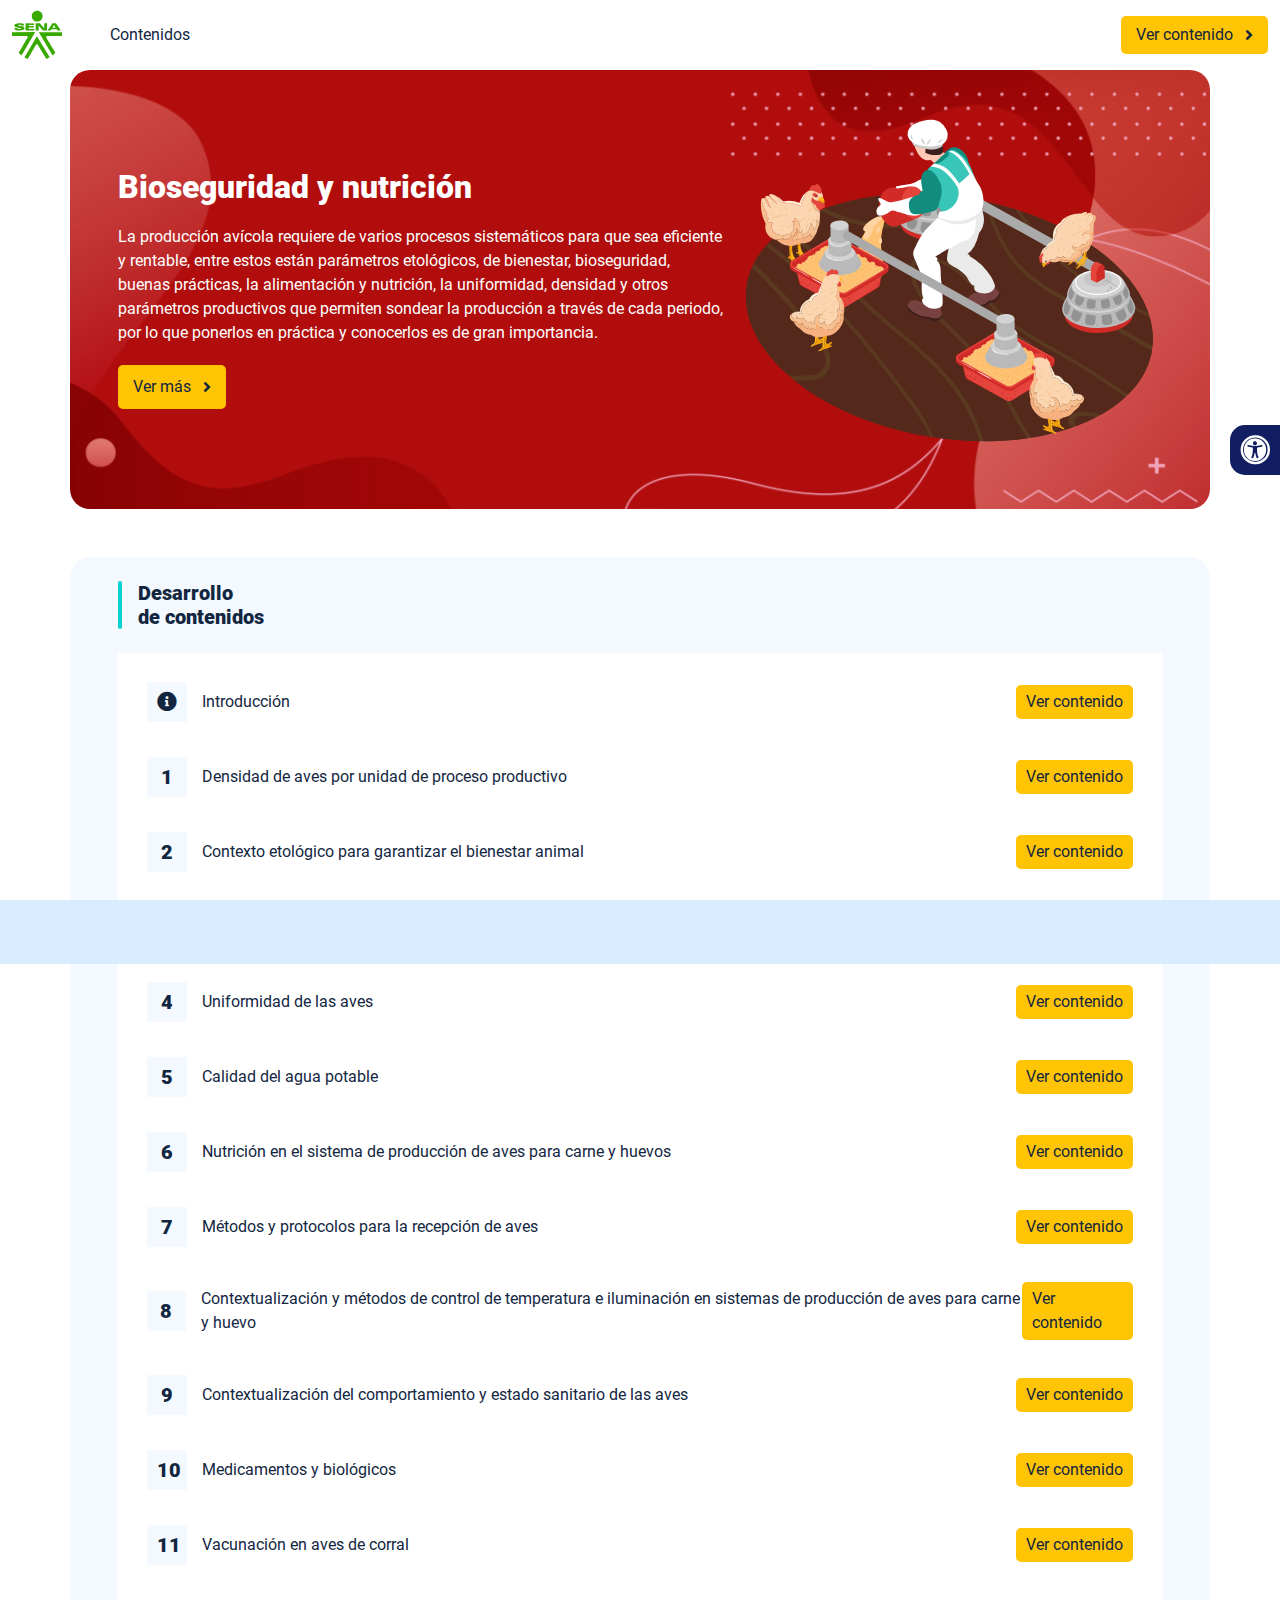
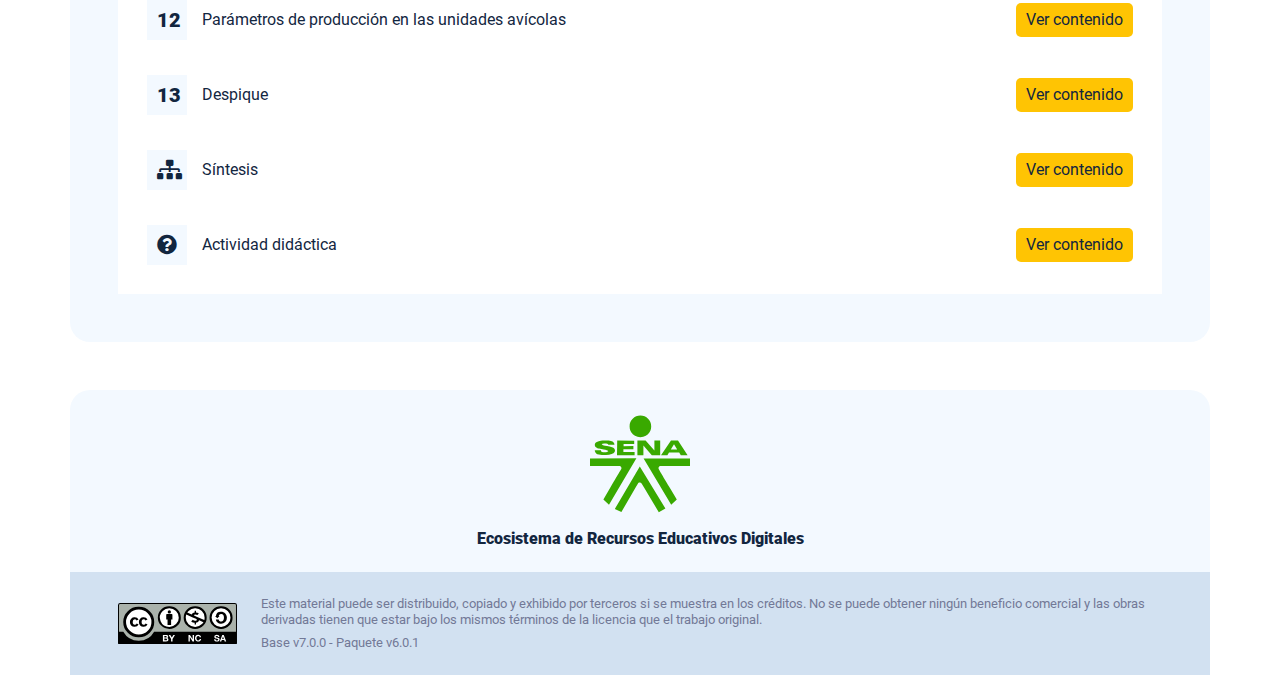
<file: index.html>
<!DOCTYPE html><html lang=""><head><meta charset="utf-8"><meta http-equiv="X-UA-Compatible" content="IE=edge"><meta name="viewport" content="width=device-width,initial-scale=1"><link rel="icon" href="favicon.ico"><title>Bioseguridad y nutrición</title><link href="css/chunk-0c047e41.3babef71.css" rel="prefetch"><link href="css/chunk-25b302c8.3babef71.css" rel="prefetch"><link href="css/chunk-26fc7596.3babef71.css" rel="prefetch"><link href="css/chunk-2d2747e2.3babef71.css" rel="prefetch"><link href="css/chunk-32334cb6.3babef71.css" rel="prefetch"><link href="css/chunk-3c57cd7b.3babef71.css" rel="prefetch"><link href="css/chunk-4f2d402a.3babef71.css" rel="prefetch"><link href="css/chunk-515a8379.66611c52.css" rel="prefetch"><link href="css/chunk-59974754.cb551f43.css" rel="prefetch"><link href="css/chunk-60cbc06b.09438581.css" rel="prefetch"><link href="css/chunk-6e1e538a.3ba0a060.css" rel="prefetch"><link href="css/chunk-766a929b.3b4ae7b9.css" rel="prefetch"><link href="css/chunk-f2df7d2c.3babef71.css" rel="prefetch"><link href="css/comple.f2c17f23.css" rel="prefetch"><link href="css/creditos.8e064755.css" rel="prefetch"><link href="css/glosario.a7bdaee2.css" rel="prefetch"><link href="css/referencias.eb348b3d.css" rel="prefetch"><link href="js/actividad.ede21981.js" rel="prefetch"><link href="js/chunk-0206bfa0.fbcb801b.js" rel="prefetch"><link href="js/chunk-0c047e41.c93e636b.js" rel="prefetch"><link href="js/chunk-13a6037e.47d7da63.js" rel="prefetch"><link href="js/chunk-18f95272.8cc31be1.js" rel="prefetch"><link href="js/chunk-25b302c8.e4a9087b.js" rel="prefetch"><link href="js/chunk-26fc7596.eba76383.js" rel="prefetch"><link href="js/chunk-2c06842c.ee78365c.js" rel="prefetch"><link href="js/chunk-2d0c5615.d7c7fea3.js" rel="prefetch"><link href="js/chunk-2d0e96ec.6332f6f8.js" rel="prefetch"><link href="js/chunk-2d208d90.440b5e7e.js" rel="prefetch"><link href="js/chunk-2d21d0e2.d061f3e9.js" rel="prefetch"><link href="js/chunk-2d22c123.4eaafe36.js" rel="prefetch"><link href="js/chunk-2d2747e2.92eb3dc5.js" rel="prefetch"><link href="js/chunk-2e80bb9a.f5f91733.js" rel="prefetch"><link href="js/chunk-319206de.3faa5257.js" rel="prefetch"><link href="js/chunk-32334cb6.e4cb5e8f.js" rel="prefetch"><link href="js/chunk-36769079.00cac6ab.js" rel="prefetch"><link href="js/chunk-3c57cd7b.25993372.js" rel="prefetch"><link href="js/chunk-4cdd78c0.be97f210.js" rel="prefetch"><link href="js/chunk-4f2d402a.8e19b5a7.js" rel="prefetch"><link href="js/chunk-515a8379.1a9ac9f5.js" rel="prefetch"><link href="js/chunk-53ccb27e.a4d1166c.js" rel="prefetch"><link href="js/chunk-55d286b8.5f60a1a0.js" rel="prefetch"><link href="js/chunk-59974754.c8c954a2.js" rel="prefetch"><link href="js/chunk-60cbc06b.e2d94f73.js" rel="prefetch"><link href="js/chunk-659152b8.d4cd6718.js" rel="prefetch"><link href="js/chunk-6e1e538a.d5b7f1d6.js" rel="prefetch"><link href="js/chunk-766a929b.3e7bd3ca.js" rel="prefetch"><link href="js/chunk-c796899c.702a4d0c.js" rel="prefetch"><link href="js/chunk-e8a7823a.78e05249.js" rel="prefetch"><link href="js/chunk-f2df7d2c.213e5ca0.js" rel="prefetch"><link href="js/chunk-fde47172.1e5f4771.js" rel="prefetch"><link href="js/comple.888df56b.js" rel="prefetch"><link href="js/creditos.903a22f5.js" rel="prefetch"><link href="js/glosario.7c91af68.js" rel="prefetch"><link href="js/intro.dfce0236.js" rel="prefetch"><link href="js/referencias.687ddb05.js" rel="prefetch"><link href="js/sintesis.db9bc46a.js" rel="prefetch"><link href="js/tema1.4049ca4a.js" rel="prefetch"><link href="js/tema10.4e5d82a6.js" rel="prefetch"><link href="js/tema11.e472f31d.js" rel="prefetch"><link href="js/tema12.c4921b2f.js" rel="prefetch"><link href="js/tema13.7a15f8ee.js" rel="prefetch"><link href="js/tema2.b1780b49.js" rel="prefetch"><link href="js/tema3.b0175031.js" rel="prefetch"><link href="js/tema4.8e57ecf8.js" rel="prefetch"><link href="js/tema5.487706ea.js" rel="prefetch"><link href="js/tema6.4f9f8230.js" rel="prefetch"><link href="js/tema7.318ddae0.js" rel="prefetch"><link href="js/tema8.bb1ab0fa.js" rel="prefetch"><link href="js/tema9.9a075367.js" rel="prefetch"><link href="css/app.39f1d420.css" rel="preload" as="style"><link href="css/chunk-vendors.570166ad.css" rel="preload" as="style"><link href="js/app.c91a51d5.js" rel="preload" as="script"><link href="js/chunk-vendors.f88d092b.js" rel="preload" as="script"><link href="css/chunk-vendors.570166ad.css" rel="stylesheet"><link href="css/app.39f1d420.css" rel="stylesheet"></head><body><noscript><strong>We're sorry but Bioseguridad y nutrición doesn't work properly without JavaScript enabled. Please enable it to continue.</strong></noscript><div id="app"></div><script src="js/chunk-vendors.f88d092b.js"></script><script src="js/app.c91a51d5.js"></script></body></html>
</file>
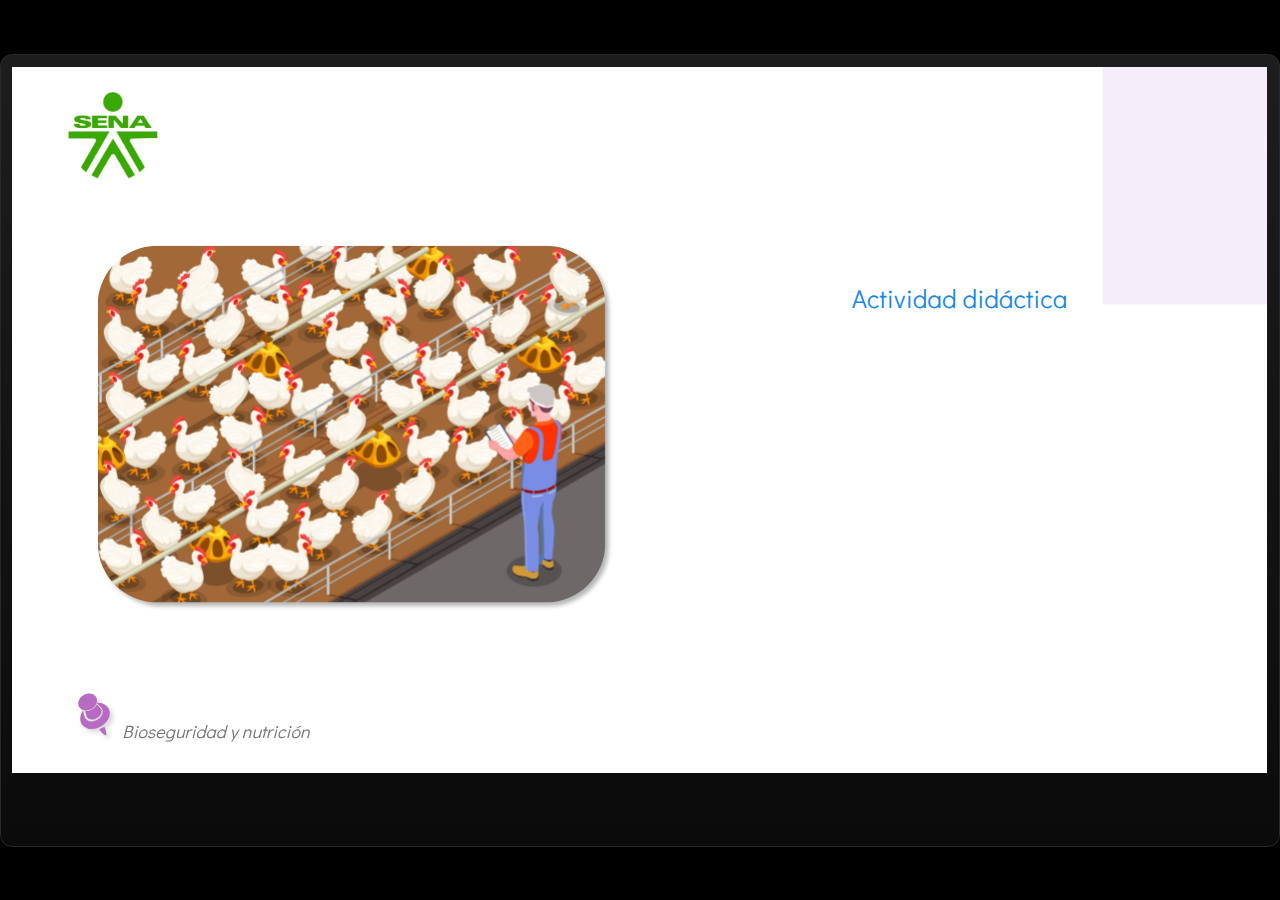
<file: actividad/actividad.html>
﻿<!doctype html>
<html lang="es">
<head>
  <meta charset="utf-8">
  <!-- Creado con Storyline 360 - http://www.articulate.com  -->
  <!-- version: 3.75.30269.0 -->
  <title>Actividad did&#225;ctica</title>
  <meta http-equiv="x-ua-compatible" content="IE=edge"/>
  <meta name="viewport" content="width=device-width,initial-scale=1,user-scalable=no,shrink-to-fit=no,minimal-ui"/>
  <meta name="apple-mobile-web-app-capable" content="yes"/>
  <style>
    html, body { height: 100%; padding: 0; margin: 0 }
    #app { height: 100%; width: 100%; }
  </style>

  <script>
    window.DS = {};
    window.globals = {
      DATA_PATH_BASE: '',
      HAS_FRAME: true,
      HAS_SLIDE: true,

      lmsPresent: false,
      tinCanPresent: false,
      cmi5Present: false,
      aoSupport: false,
      scale: 'show all',
      captureRc: false,
      browserSize: 'optimal',
      bgColor: '#000000',
      features: 'AccessibleVideo,BackgroundAudio,ConnectionMessages,FullScreenToggle,InsertSvgPicture,LayerPresentAsDialog,MultipleQuizTracking,PlayerSpeedControl,StreamingVideo,UpdatedThemeEditor,UseAudioElement,VideoTranscripts',
      themeName: 'classic',
      preloaderColor: '#FFFFFF',
      suppressAnalytics: false,
      productChannel: 'stable',
      publishSource: 'storyline',
      aid: 'aid|5304b41d-7af7-4125-b8d1-83eb222823e2',
      cid: '3228f3f9-cf7b-4618-80dd-eefdbd1c606b',
      playerVersion: '3.75.30269.0',
      publishTimestamp: '2023-10-10T06:03:18.7461154Z',
      maxIosVideoElements: 10,
      connectionSettings: { },

      
      parseParams: function(qs) {
        if (window.globals.parsedParams != null) {
          return window.globals.parsedParams;
        }
        qs = (qs || window.location.search.substr(1)).split('+').join(' ');
        var params = {},
            tokens,
            re = /[?&]?([^=]+)=([^&]*)/g;

        while (tokens = re.exec(qs)) {
          params[decodeURIComponent(tokens[1]).trim()] =
            decodeURIComponent(tokens[2]).trim();
        }
        window.globals.parsedParams = params;
        return params;
      }

    };
  </script>
  <script>
    var isIe11 = ('ActiveXObject' in window || window.MSBlobBuilder != null)
      && window.msCrypto != null && !window.ActiveXObject;
    if (isIe11) {
      window.globals.unsupportedBrowser = true;
      document.write(atob('[base64]'));
    }
  </script>
  
  <script>window.THREE = { };</script>
  
</head>
<body style="background: #000000" class="cs-HTML theme-classic">
  <!-- 360 -->
  <script>!function(){var e,i=/iPhone/i,o=/iPod/i,n=/iPad/i,t=/\biOS-universal(?:.+)Mac\b/i,r=/\bAndroid(?:.+)Mobile\b/i,a=/Android/i,d=/(?:SD4930UR|\bSilk(?:.+)Mobile\b)/i,p=/Silk/i,l=/Windows Phone/i,u=/\bWindows(?:.+)ARM\b/i,b=/BlackBerry/i,s=/BB10/i,c=/Opera Mini/i,f=/\b(CriOS|Chrome)(?:.+)Mobile/i,h=/Mobile(?:.+)Firefox\b/i,v=function(e){return void 0!==e&&"MacIntel"===e.platform&&"number"==typeof e.maxTouchPoints&&e.maxTouchPoints>1&&"undefined"==typeof MSStream};e=function(e){var m={userAgent:"",platform:"",maxTouchPoints:0};e||"undefined"==typeof navigator?"string"==typeof e?m.userAgent=e:e&&e.userAgent&&(m={userAgent:e.userAgent,platform:e.platform,maxTouchPoints:e.maxTouchPoints||0}):m={userAgent:navigator.userAgent,platform:navigator.platform,maxTouchPoints:navigator.maxTouchPoints||0};var g=m.userAgent,y=g.split("[FBAN");void 0!==y[1]&&(g=y[0]),void 0!==(y=g.split("Twitter"))[1]&&(g=y[0]);var A=function(e){return function(i){return i.test(e)}}(g),w={apple:{phone:A(i)&&!A(l),ipod:A(o),tablet:!A(i)&&(A(n)||v(m))&&!A(l),universal:A(t),device:(A(i)||A(o)||A(n)||A(t)||v(m))&&!A(l)},amazon:{phone:A(d),tablet:!A(d)&&A(p),device:A(d)||A(p)},android:{phone:!A(l)&&A(d)||!A(l)&&A(r),tablet:!A(l)&&!A(d)&&!A(r)&&(A(p)||A(a)),device:!A(l)&&(A(d)||A(p)||A(r)||A(a))||A(/\bokhttp\b/i)},windows:{phone:A(l),tablet:A(u),device:A(l)||A(u)},other:{blackberry:A(b),blackberry10:A(s),opera:A(c),firefox:A(h),chrome:A(f),device:A(b)||A(s)||A(c)||A(h)||A(f)},any:!1,phone:!1,tablet:!1};return w.any=w.apple.device||w.android.device||w.windows.device||w.other.device,w.phone=w.apple.phone||w.android.phone||w.windows.phone,w.tablet=w.apple.tablet||w.android.tablet||w.windows.tablet,w}(),"object"==typeof exports&&"undefined"!=typeof module?module.exports=e:"function"==typeof define&&define.amd?define((function(){return e})):this.isMobile=e}();
    window.isMobile.apple.tablet = window.isMobile.apple.tablet ||
      (navigator.platform === 'MacIntel' && navigator.maxTouchPoints > 1);
    window.isMobile.apple.device = window.isMobile.apple.device || window.isMobile.apple.tablet;
    window.isMobile.tablet = window.isMobile.tablet || window.isMobile.apple.tablet;
    window.isMobile.any = window.isMobile.any || window.isMobile.apple.tablet;
  </script>

  <div id="focus-sink" tabindex="-1"></div>

  <div id="preso"></div>
  <script>
    (function() {

      var classTypes = [ 'desktop', 'mobile', 'phone', 'tablet' ];

      var addDeviceClasses = function(prefix, testObj) {
        var curr, i;
        for (i = 0; i < classTypes.length; i++) {
          curr = classTypes[i];
          if (testObj[curr]) {
            document.body.classList.add(prefix + curr);
          }
        }
      };

      var params = window.globals.parseParams(),
          isDevicePreview = params.devicepreview === '1',
          isPhoneOverride = params.deviceType === 'phone' || (isDevicePreview && params.phone == '1'),
          isTabletOverride = (params.deviceType === 'tablet' || isDevicePreview) && !isPhoneOverride,
          isMobileOverride = isPhoneOverride || isTabletOverride;

      var deviceView = {
        desktop: !window.isMobile.any && !isMobileOverride,
        mobile: window.isMobile.any || isMobileOverride,
        phone: isPhoneOverride || (window.isMobile.phone && !isTabletOverride),
        tablet: isTabletOverride || window.isMobile.tablet
      };

      window.globals.deviceView = deviceView;
      window.isMobile.desktop = !window.isMobile.any;
      window.isMobile.mobile = window.isMobile.any;

      addDeviceClasses('view-', deviceView);

    })();
  </script>
  
  <script src='story_content/user.js' type=text/javascript></script>
  <div class="slide-loader"></div>

  <script>
    if (window.globals.deviceView.isMobile) { var doc = document, loader = doc.body.querySelector('.slide-loader'); [ 1, 2, 3 ].forEach(function(n) { var d = doc.createElement('div'); d.style.backgroundColor = window.globals.preloaderColor; d.classList.add('mobile-loader-dot'); d.classList.add('dot' + n); loader.appendChild(d); }); }
  </script>

  <div class="mobile-load-title-overlay" style="display: none">
    <div class="mobile-load-title">Actividad did&#225;ctica</div>
  </div>

  <div class="mobile-chrome-warning"></div>

  
<style>
  .warn-connection-dialog {
    display: none;
    background: transparent;
    pointer-events: none;
    position: fixed;
    left: 0;
    top: 0;
    width: 100%;
    height: 100%;
    z-index: 999;
  }

  .warn-connection-content {
    border-radius: 4px;
    background: white;
    border: 1px solid #E7E7E7;
    color: #333333;
    box-shadow: 0 2px 4px rgba(0, 0, 0, 0.25);
    transition: all 150ms ease-out;
    position: absolute;
    white-space: nowrap;
  }

  .view-phone.is-landscape .warn-connection-content {
    left: 23px;
    bottom: 23px;
  }

  .view-tablet.is-landscape .warn-connection-content {
    left: 50%;
    top: 20px;
    transform: translateX(-50%);
  }

  .is-portrait .warn-connection-content {
    transform: translate(-50%, calc(-100% - 15px));
  }

  .warn-connection-content p {
    display: inline-block;
    margin: 0 8px 0 0;
    line-height: 33px;
    font-size: 11px;
  }

  .warn-connection-content svg {
    position: relative;
    vertical-align: middle;
    margin: 0 2px 2px 8px;
  }

  .view-desktop .warn-connection-content {
    left: 1.5em;
    bottom: 1.5em;
  }

  .view-desktop .warn-connection-content p {
    font-size: 1.1em;
  }

  .is-offline .warn-connection-dialog {
    display: block;
  }

  .is-offline .cs-panel * {
    pointer-events: none !important;
  }

  .is-offline .cs-panel {
    pointer-events: all !important;
  }

  .is-offline #nav-controls * {
    pointer-events: none !important;
  }

  .is-offline #nav-controls {
    pointer-events: all !important;
  }
</style>

<div class="warn-connection-dialog">
  <div class="warn-connection-content">
    <svg width="17" height="15" viewBox="0 0 17 15" xmlns="http://www.w3.org/2000/svg">
      <path fill="#8F0000" stroke="white" d="M16.07,12.98 L15.88,12.23 L9.51,1.21 C8.97,0.26,7.6,0.26,7.06,1.21 L0.69,12.23 C0.15,13.16,0.81,14.36,1.91,14.36 H14.65 C15.47,14.36,16.05,13.7,16.07,12.98 Z"/>
      <path fill="white" stroke="white" d="M8.58,5.5 C8.35,5.28,8.5,5.35,8.21,5.32 C8.09,5.35,7.97,5.49,7.96,5.67 C7.97,5.79,7.98,5.92,7.98,6.04 L7.98,6.04 C7.99,6.17,8,6.31,8.01,6.43 L8.01,6.44 C8.03,6.92,8.06,7.41,8.09,7.9 L8.09,7.9 C8.12,8.39,8.14,8.88,8.17,9.37 C8.17,9.39,8.18,9.42,8.2,9.44 C8.23,9.46,8.25,9.47,8.28,9.47 C8.31,9.47,8.34,9.46,8.35,9.44 C8.37,9.43,8.38,9.4,8.39,9.35 L8.39,9.34 C8.39,9.24,8.4,9.15,8.4,9.05 L8.4,9.05 C8.41,8.96,8.41,8.86,8.42,8.75 C8.43,8.44,8.45,8.12,8.47,7.81 L8.47,7.81 C8.49,7.49,8.51,7.18,8.53,6.87 C8.55,6.46,8.56,6.05,8.59,5.64 L8.6,5.62 C8.6,5.57,8.59,5.53,8.58,5.5 L8.21,5.32 Z"/>
      <circle fill="white" stroke="white" cx="8.3" cy="11.35" r="0.3"/>
    </svg>
    <p>You are offline. Trying to reconnect...</p>
  </div>
</div>

<script>
  (function() {
    window.DS.connection = {
      warningShown: false,
      assets: {},
      loadingAssetGroup: false,
      retryDelay: 500
    };

    // @TODO this is POC code and can be cleaned up a bit more if we move forward
    // with the feature



    // The `window.globals.features` variable must be set in `webpack.dev.config` when testing locally - it is not enough
    // to have it in the data - but it must be set there as well.
    var useConnectionMessages = window.AbortController != null &&
      window.location.protocol != 'file:' &&
      window.globals.features.indexOf('ConnectionMessages') != -1;

    window.DS.connection.useConnectionMessages = useConnectionMessages

    var assetCount = 0;
    var checkLoadedId;
    var connectionSettings = window.globals.connectionSettings;

    if (useConnectionMessages && connectionSettings != null) {
      var contentEl = document.querySelector('.warn-connection-content');
      var messageEl = contentEl.querySelector('p')

      if (connectionSettings.useDarkTheme) {
        contentEl.style.borderColor = '#BABBBA';
        contentEl.style.backgroundColor = '#282828';
        contentEl.style.color = '#FFFFFF';
      }

      if (connectionSettings.message != null) {
        messageEl.textContent = window.decodeURIComponent(connectionSettings.message);
      }
    }

    function checkAssetsReady() {
      for (var i in DS.connection.assets) {
        if (!DS.connection.assets[i].success) {
          return false;
        }
      }
      return true;
    }

    function stopAssetGroup() {
      if (!useConnectionMessages) { return; }

      assetCount = 0;

      DS.connection.oldAssetGroup = DS.connection.assets;
      DS.connection.assets = {};
      DS.connection.loadingAssetGroup = false;
      clearInterval(checkLoadedId);
    }

    function startAssetGroup() {
      if (!useConnectionMessages) { return; }
      var ticks = 0;
      clearInterval(checkLoadedId);
      checkLoadedId = setInterval(function() {
        var loaded = 0;
        if (assetCount === 0 && loaded === 0) {
          clearInterval(checkLoadedId);
          return;
        }

        for (var i in DS.connection.assets) {
          if (DS.connection.assets[i].success) {
            loaded++;
          }
        }

        if (assetCount === loaded && checkAssetsReady()) {
          for (var i in DS.connection.assets) {
            if (DS.connection.assets[i].action) {
              DS.connection.assets[i].action();
            }
          }
          hideWarning();
          stopAssetGroup();
        }
      }, 100)
    }

    function requiredAsset(url, action, retry, type) {
      if (!useConnectionMessages) { return; }
      if (DS.connection.assets[url]) { return; }

      DS.connection.assets[url] = {
        success: false, action: action, retry: retry, type: type
      };
      assetCount = Object.keys(DS.connection.assets).length;
      if (!DS.connection.loadingAssetGroup) {
        startAssetGroup();
      }
      DS.connection.loadingAssetGroup = true;
    }

    function assetLoaded(url) {
      if (!useConnectionMessages) { return; }
      if (DS.connection.assets[url]) {
        DS.connection.assets[url].success = true;
      }
    }

    function assetFailed(url) {
      if (!useConnectionMessages) { return; }
      if (!DS.connection.assets[url]) {
        if (/\.js$/.test(url)) {
          setTimeout(function() {
            if (DS.connection.lastSlideLoaded != null) {
              DS.connection.lastSlideLoaded();
            }
          }, DS.connection.retryDelay);
        }
        return;
      }
      if (!DS.connection.warningShown) { showWarning(); }
      if (DS.connection.assets[url].retry) {
        setTimeout(function() {
          if (!DS.connection.assets[url].success) {
            DS.connection.assets[url].retry()
          }
        }, DS.connection.retryDelay);
      }
    }

    function hideWarning() {
      document.body.classList.remove('is-offline');
      DS.connection.warningShown = false;
    }
    DS.connection.hideWarning = hideWarning

    function showWarning(btn) {
      document.body.classList.add('is-offline')
      DS.connection.warningShown = true;
      updateWarningPosition();
    }

    function updateWarningPosition() {
      if (!DS.connection.warningShown) {
        return;
      }

      var isPortrait = document.body.classList.contains('is-portrait');
      var warningEl = document.querySelector('.warn-connection-content');

      if (isPortrait) {
        var slide = document.querySelector('.primary-slide');
        var slideRect = slide.getBoundingClientRect();

        warningEl.style.top = `${slideRect.top}px`
        warningEl.style.left = `${slideRect.left + slideRect.width / 2}px`
      } else {
        warningEl.style.top = null;
        warningEl.style.left = null;
      }

      window.requestAnimationFrame(updateWarningPosition);
    }

    // these will all be noops if the feature flag isn't set in
    // the data and `window.globals.features`
    DS.connection.requiredAsset = requiredAsset;
    DS.connection.assetLoaded = assetLoaded;
    DS.connection.assetFailed = assetFailed;
    DS.connection.stopAssetGroup = stopAssetGroup;
    DS.connection.startAssetGroup = startAssetGroup;
  })();
</script>


  <script>
    
    if (window.autoSpider && window.vInterfaceObject) {
      document.querySelector('.mobile-load-title-overlay').style.display = 'none';
    }
  </script>

  

  <link rel="stylesheet" href="html5/data/css/output.min.css" data-noprefix/>
</body>
<script src="html5/lib/scripts/bootstrapper.min.js"></script>
</html>
</file>
<file: css/chunk-0c047e41.3babef71.css>
.actividad[data-v-22adfd6b]{background-color:#f2f2f2}.horizontal-scroll__wrapper[data-v-22adfd6b]{overflow:hidden}.horizontal-scroll[data-v-22adfd6b]{display:flex;transition:transform .5s ease-in-out;align-items:center;flex-wrap:nowrap}.horizontal-scroll[data-v-22adfd6b]:not(.row){width:100%}.horizontal-scroll--item-fw[data-v-22adfd6b]>div{flex-grow:0;flex-shrink:0;width:100%;margin:0!important}
</file>
<file: css/chunk-25b302c8.3babef71.css>
.actividad[data-v-22adfd6b]{background-color:#f2f2f2}.horizontal-scroll__wrapper[data-v-22adfd6b]{overflow:hidden}.horizontal-scroll[data-v-22adfd6b]{display:flex;transition:transform .5s ease-in-out;align-items:center;flex-wrap:nowrap}.horizontal-scroll[data-v-22adfd6b]:not(.row){width:100%}.horizontal-scroll--item-fw[data-v-22adfd6b]>div{flex-grow:0;flex-shrink:0;width:100%;margin:0!important}
</file>
<file: css/chunk-26fc7596.3babef71.css>
.actividad[data-v-22adfd6b]{background-color:#f2f2f2}.horizontal-scroll__wrapper[data-v-22adfd6b]{overflow:hidden}.horizontal-scroll[data-v-22adfd6b]{display:flex;transition:transform .5s ease-in-out;align-items:center;flex-wrap:nowrap}.horizontal-scroll[data-v-22adfd6b]:not(.row){width:100%}.horizontal-scroll--item-fw[data-v-22adfd6b]>div{flex-grow:0;flex-shrink:0;width:100%;margin:0!important}
</file>
<file: css/chunk-2d2747e2.3babef71.css>
.actividad[data-v-22adfd6b]{background-color:#f2f2f2}.horizontal-scroll__wrapper[data-v-22adfd6b]{overflow:hidden}.horizontal-scroll[data-v-22adfd6b]{display:flex;transition:transform .5s ease-in-out;align-items:center;flex-wrap:nowrap}.horizontal-scroll[data-v-22adfd6b]:not(.row){width:100%}.horizontal-scroll--item-fw[data-v-22adfd6b]>div{flex-grow:0;flex-shrink:0;width:100%;margin:0!important}
</file>
<file: css/chunk-32334cb6.3babef71.css>
.actividad[data-v-22adfd6b]{background-color:#f2f2f2}.horizontal-scroll__wrapper[data-v-22adfd6b]{overflow:hidden}.horizontal-scroll[data-v-22adfd6b]{display:flex;transition:transform .5s ease-in-out;align-items:center;flex-wrap:nowrap}.horizontal-scroll[data-v-22adfd6b]:not(.row){width:100%}.horizontal-scroll--item-fw[data-v-22adfd6b]>div{flex-grow:0;flex-shrink:0;width:100%;margin:0!important}
</file>
<file: css/chunk-3c57cd7b.3babef71.css>
.actividad[data-v-22adfd6b]{background-color:#f2f2f2}.horizontal-scroll__wrapper[data-v-22adfd6b]{overflow:hidden}.horizontal-scroll[data-v-22adfd6b]{display:flex;transition:transform .5s ease-in-out;align-items:center;flex-wrap:nowrap}.horizontal-scroll[data-v-22adfd6b]:not(.row){width:100%}.horizontal-scroll--item-fw[data-v-22adfd6b]>div{flex-grow:0;flex-shrink:0;width:100%;margin:0!important}
</file>
<file: css/chunk-4f2d402a.3babef71.css>
.actividad[data-v-22adfd6b]{background-color:#f2f2f2}.horizontal-scroll__wrapper[data-v-22adfd6b]{overflow:hidden}.horizontal-scroll[data-v-22adfd6b]{display:flex;transition:transform .5s ease-in-out;align-items:center;flex-wrap:nowrap}.horizontal-scroll[data-v-22adfd6b]:not(.row){width:100%}.horizontal-scroll--item-fw[data-v-22adfd6b]>div{flex-grow:0;flex-shrink:0;width:100%;margin:0!important}
</file>
<file: css/chunk-515a8379.66611c52.css>
.actividad{background-color:#f2f2f2}.banner-interno{position:relative}.banner-interno__fondo{position:absolute;top:0;bottom:-50px;left:0;right:0;background-color:#b20d0d;background-size:cover;background-position:50%}.banner-interno__titulo{display:flex;align-items:center}.banner-interno__titulo__icono{display:block;width:32px;height:32px;border-radius:50%;background-color:#fff;position:relative}.banner-interno__titulo__icono i{color:#b20d0d;position:absolute;left:50%;top:50%;transform:translate(-50%,-50%)}.banner-interno__titulo h1,.banner-interno__titulo h2,.banner-interno__titulo h3,.banner-interno__titulo h4,.banner-interno__titulo h5,.banner-interno__titulo h6{color:#fff;line-height:1.1em}
</file>
<file: css/chunk-59974754.cb551f43.css>
.actividad{background-color:#f2f2f2}.aside-menu{position:fixed;top:70px;min-height:calc(100vh - 70px);max-height:calc(100vh - 70px);background-color:#f3f9ff;transition:flex .5s ease-in-out,width .5s ease-in-out;overflow-x:hidden;z-index:100001;width:300px}.aside-menu__black-background{position:fixed;inset:0;top:70px;background:rgba(0,0,0,.8);cursor:pointer}.aside-menu a{color:#111e61}.aside-menu__content{width:300px;display:flex;flex-direction:column;justify-content:space-between;min-height:calc(100vh - 70px);max-height:calc(100vh - 70px);border-right:1px solid #d8ecff;position:absolute;background:#fff}@media (max-height:800px){.aside-menu__content{min-height:800px;max-height:800px;overflow-y:auto}}.aside-menu__header{padding:10px;text-align:center;background-color:#d8ecff}.aside-menu__header h4{margin:0}.aside-menu__menu{overflow-y:auto;flex-grow:1;list-style:none;padding-left:0;margin-bottom:0}.aside-menu__menu__item--active .aside-menu__menu__item__lnk,.aside-menu__menu__item--active .aside-menu__sec-menu__item__lnk{background-color:#d8ecff;font-weight:700}.aside-menu__menu__item--sub-menu:hover,.aside-menu__menu__item:hover,.aside-menu__sec-menu__item:hover{background-color:#d8ecff}.aside-menu__menu__item--sub-menu{padding-left:10px}.aside-menu__menu__item--sub-menu--active .aside-menu__menu__item__lnk,.aside-menu__menu__item--sub-menu--active .aside-menu__sec-menu__item__lnk{background-color:#d8ecff;font-weight:700;position:relative}.aside-menu__menu__item--sub-menu--active .aside-menu__menu__item__lnk:before,.aside-menu__menu__item--sub-menu--active .aside-menu__sec-menu__item__lnk:before{content:"";display:block;position:absolute;left:0;bottom:0;top:0;width:4px;border-radius:2px;background-color:#06d1d1}.aside-menu__menu__item__lnk,.aside-menu__sec-menu__item__lnk{display:flex;align-items:center;padding:10px 15px;line-height:1.1em}.aside-menu__menu__item__lnk i,.aside-menu__menu__item__lnk span,.aside-menu__sec-menu__item__lnk i,.aside-menu__sec-menu__item__lnk span{margin-right:10px}.aside-menu__menu__item__lnk i:last-child,.aside-menu__menu__item__lnk span:last-child,.aside-menu__sec-menu__item__lnk i:last-child,.aside-menu__sec-menu__item__lnk span:last-child{margin-right:0}.aside-menu__sec-menu{background-color:#d8ecff;padding:10px 0;flex-shrink:0;margin-bottom:0}.aside-menu__sec-menu__item{padding:10px 15px}.aside-menu__sec-menu__item__lnk{padding:0;border-radius:1em}.aside-menu__sec-menu__item__lnk i{display:block;width:2em;height:2em;padding:.5em 0;text-align:center;background-color:#fff;border-radius:50%}.aside-menu__sec-menu__item__lnk:hover{background-color:#fff}@media (max-width:576px){.aside-menu__sec-menu{padding-bottom:110px}}.main-menu-enter-active{animation:main-menu-open-animation .3s}.main-menu-enter-active .aside-menu__black-background{animation:main-menu-background-animation .3s}.main-menu-leave-active{animation:main-menu-open-animation .3s reverse}.main-menu-leave-active .aside-menu__black-background{animation:main-menu-background-animation .3s reverse}@keyframes main-menu-open-animation{0%{width:0}to{width:300px}}@keyframes main-menu-background-animation{0%{opacity:0}to{opacity:1}}
</file>
<file: css/chunk-60cbc06b.09438581.css>
.actividad[data-v-7e5a4120]{background-color:#f2f2f2}.header[data-v-7e5a4120]{position:sticky;top:0;padding-top:10px;padding-bottom:10px;background-color:#fff;z-index:10010;line-height:1.1em}.header__logo[data-v-7e5a4120]{width:50px}@media (max-width:576px){.header__componente-formativo[data-v-7e5a4120]{font-size:.8em}}.header__menu[data-v-7e5a4120]{cursor:pointer}.header__menu span[data-v-7e5a4120]{font-size:.7em;display:block;line-height:1em;text-align:center;color:#111e61}.header__menu__btn[data-v-7e5a4120]{width:30px;height:30px;position:relative;margin-bottom:4px}.header__menu__btn .line-1[data-v-7e5a4120],.header__menu__btn .line-2[data-v-7e5a4120],.header__menu__btn .line-3[data-v-7e5a4120]{height:4px;width:30px;background-color:#111e61;transform-origin:center center;position:absolute;left:0;border-radius:2px}.header__menu__btn .line-1[data-v-7e5a4120]{top:4px;animation:line-1-inactive-data-v-7e5a4120 .5s ease-in-out forwards}.header__menu__btn .line-2[data-v-7e5a4120]{top:13px;animation:line-2-inactive-data-v-7e5a4120 .5s ease-in-out forwards}.header__menu__btn .line-3[data-v-7e5a4120]{top:22px;animation:line-3-inactive-data-v-7e5a4120 .5s ease-in-out forwards}.header__menu__btn[data-v-7e5a4120]:hover{cursor:pointer}.header__menu__btn--open .line-1[data-v-7e5a4120]{animation:line-1-active-data-v-7e5a4120 .5s ease-in-out forwards}.header__menu__btn--open .line-2[data-v-7e5a4120]{animation:line-2-active-data-v-7e5a4120 .5s ease-in-out forwards}.header__menu__btn--open .line-3[data-v-7e5a4120]{animation:line-3-active-data-v-7e5a4120 .5s ease-in-out forwards}@keyframes line-1-active-data-v-7e5a4120{0%{transform:translate(0) rotate(0)}50%{transform:translateY(9px) rotate(0)}to{transform:translateY(9px) rotate(45deg)}}@keyframes line-2-active-data-v-7e5a4120{0%{transform:scale(1)}to{transform:scale(0)}}@keyframes line-3-active-data-v-7e5a4120{0%{transform:translate(0) rotate(0)}50%{transform:translateY(-9px) rotate(0)}to{transform:translateY(-9px) rotate(-45deg)}}@keyframes line-1-inactive-data-v-7e5a4120{0%{transform:translateY(9px) rotate(45deg)}50%{transform:translateY(9px) rotate(0)}to{transform:translate(0) rotate(0)}}@keyframes line-2-inactive-data-v-7e5a4120{0%{transform:scale(0)}to{transform:scale(1)}}@keyframes line-3-inactive-data-v-7e5a4120{0%{transform:translateY(-9px) rotate(-45deg)}50%{transform:translateY(-9px) rotate(0)}to{transform:translate(0) rotate(0)}}
</file>
<file: css/chunk-6e1e538a.3ba0a060.css>
.actividad[data-v-4f6b7c58]{background-color:#f2f2f2}.accesibilidad[data-v-4f6b7c58]{position:fixed;right:0;top:50vh;height:50px;background-color:#111e61;border-top-left-radius:15px;border-bottom-left-radius:15px;transform:translateY(-50%) translateX(100%) translateX(-50px);overflow:hidden;transition:transform .3s ease-in-out,height .3s ease-in-out}.accesibilidad[data-v-4f6b7c58]:hover{transform:translateY(-50%) translateX(0);height:12.75rem}.accesibilidad [data-v-4f6b7c58]{color:#fff}.accesibilidad__menu__content .accesibilidad__menu__item[data-v-4f6b7c58]{cursor:pointer}.accesibilidad__menu__content .accesibilidad__menu__item[data-v-4f6b7c58]:hover{background-color:#273685}.accesibilidad__menu__content .accesibilidad__menu__item[data-v-4f6b7c58]:last-child{border:none}.accesibilidad__menu__item[data-v-4f6b7c58]{display:flex;align-items:center;padding:10px;border-bottom:1px solid #273685;line-height:1em;-moz-user-select:none;user-select:none}.accesibilidad__menu i[data-v-4f6b7c58]{font-size:30px;font-style:normal;margin-right:10px;line-height:1em}.accesibilidad__menu img[data-v-4f6b7c58]{width:30px;margin-right:10px}
</file>
<file: css/chunk-766a929b.3b4ae7b9.css>
.actividad{background-color:#f2f2f2}.barra-avance{display:flex;align-items:center;justify-content:space-between;position:fixed;bottom:0;left:0;width:100%;padding:10px;background-color:#d8ecff;transition:transform .5s ease-in-out;z-index:100000}.barra-avance__barra{margin:0 20px;flex:1;position:relative;max-width:800px}.barra-avance__barra--amarilla,.barra-avance__barra--blanca{height:4px}.barra-avance__barra--amarilla:after,.barra-avance__barra--amarilla:before,.barra-avance__barra--blanca:after,.barra-avance__barra--blanca:before{content:"";display:block;width:10px;height:10px;border-radius:50%;position:absolute;top:50%}.barra-avance__barra--amarilla:before,.barra-avance__barra--blanca:before{left:0;transform:translate(-50%,-50%)}.barra-avance__barra--amarilla:after,.barra-avance__barra--blanca:after{right:0;transform:translate(50%,-50%)}.barra-avance__barra--blanca{background-color:#fff}.barra-avance__barra--blanca:after,.barra-avance__barra--blanca:before{background-color:#fff}.barra-avance__barra--amarilla{position:absolute;width:100%;top:0;background-color:#ffc403}.barra-avance__barra--amarilla:after,.barra-avance__barra--amarilla:before{background-color:#ffc403}.barra-avance__boton--regresar{background-color:#b0c0d2}.barra-avance__boton--regresar span{color:#111e61!important}.barra-avance__boton--disable{opacity:0;pointer-events:none}.barra-avance--open{transform:translateY(0)}.barra-avance--close{transform:translateY(100%)}
</file>
<file: css/chunk-f2df7d2c.3babef71.css>
.actividad[data-v-22adfd6b]{background-color:#f2f2f2}.horizontal-scroll__wrapper[data-v-22adfd6b]{overflow:hidden}.horizontal-scroll[data-v-22adfd6b]{display:flex;transition:transform .5s ease-in-out;align-items:center;flex-wrap:nowrap}.horizontal-scroll[data-v-22adfd6b]:not(.row){width:100%}.horizontal-scroll--item-fw[data-v-22adfd6b]>div{flex-grow:0;flex-shrink:0;width:100%;margin:0!important}
</file>
<file: css/comple.f2c17f23.css>
.banner-interno{position:relative}.banner-interno__fondo{position:absolute;top:0;bottom:-50px;left:0;right:0;background-color:#b20d0d;background-size:cover;background-position:50%}.banner-interno__titulo{display:flex;align-items:center}.banner-interno__titulo__icono{display:block;width:32px;height:32px;border-radius:50%;background-color:#fff;position:relative}.banner-interno__titulo__icono i{color:#b20d0d;position:absolute;left:50%;top:50%;transform:translate(-50%,-50%)}.banner-interno__titulo h1,.banner-interno__titulo h2,.banner-interno__titulo h3,.banner-interno__titulo h4,.banner-interno__titulo h5,.banner-interno__titulo h6{color:#fff;line-height:1.1em}.actividad{background-color:#f2f2f2}.complementario__enlaces{display:flex;justify-content:center;flex-wrap:wrap}.complementario__enlaces a{margin:0 5px}.complementario__btn{font-size:1.5em;line-height:1em}table{width:calc(100% - 1px);min-width:800px}table thead{background-color:#d8ecff}table thead th{border-color:#d8ecff}table td,table th{padding:25px 20px;text-align:center}
</file>
<file: css/creditos.8e064755.css>
.banner-interno{position:relative}.banner-interno__fondo{position:absolute;top:0;bottom:-50px;left:0;right:0;background-color:#b20d0d;background-size:cover;background-position:50%}.banner-interno__titulo{display:flex;align-items:center}.banner-interno__titulo__icono{display:block;width:32px;height:32px;border-radius:50%;background-color:#fff;position:relative}.banner-interno__titulo__icono i{color:#b20d0d;position:absolute;left:50%;top:50%;transform:translate(-50%,-50%)}.banner-interno__titulo h1,.banner-interno__titulo h2,.banner-interno__titulo h3,.banner-interno__titulo h4,.banner-interno__titulo h5,.banner-interno__titulo h6{color:#fff;line-height:1.1em}.actividad{background-color:#f2f2f2}.creditos-vista .tarjeta.credito{background-color:#d2e1f1}.creditos{color:#727997;overflow-x:auto}.creditos__item{min-width:490px}.creditos p{line-height:1.3em;margin-bottom:0;color:#727997}.creditos__titulo{font-weight:700;background-color:#d2e1f1;padding:5px 10px;border-top-radius:5px;border-top-left-radius:5px;border-top-right-radius:5px}.creditos table td,.creditos table th{border-color:#d2e1f1}
</file>
<file: css/glosario.a7bdaee2.css>
.banner-interno{position:relative}.banner-interno__fondo{position:absolute;top:0;bottom:-50px;left:0;right:0;background-color:#b20d0d;background-size:cover;background-position:50%}.banner-interno__titulo{display:flex;align-items:center}.banner-interno__titulo__icono{display:block;width:32px;height:32px;border-radius:50%;background-color:#fff;position:relative}.banner-interno__titulo__icono i{color:#b20d0d;position:absolute;left:50%;top:50%;transform:translate(-50%,-50%)}.banner-interno__titulo h1,.banner-interno__titulo h2,.banner-interno__titulo h3,.banner-interno__titulo h4,.banner-interno__titulo h5,.banner-interno__titulo h6{color:#fff;line-height:1.1em}.actividad{background-color:#f2f2f2}.glosario__letra-item{display:flex}.glosario__letra-item__texto{padding-top:5px}.glosario__letra-item__letra__icono{width:32px;height:32px;position:relative;line-height:1em;border-radius:50%;background-color:#d2e1f1}.glosario__letra-item__letra__icono span{position:absolute;left:50%;top:50%;transform:translate(-50%,-50%);font-size:1.1em;font-weight:900}
</file>
<file: css/referencias.eb348b3d.css>
.banner-interno{position:relative}.banner-interno__fondo{position:absolute;top:0;bottom:-50px;left:0;right:0;background-color:#b20d0d;background-size:cover;background-position:50%}.banner-interno__titulo{display:flex;align-items:center}.banner-interno__titulo__icono{display:block;width:32px;height:32px;border-radius:50%;background-color:#fff;position:relative}.banner-interno__titulo__icono i{color:#b20d0d;position:absolute;left:50%;top:50%;transform:translate(-50%,-50%)}.banner-interno__titulo h1,.banner-interno__titulo h2,.banner-interno__titulo h3,.banner-interno__titulo h4,.banner-interno__titulo h5,.banner-interno__titulo h6{color:#fff;line-height:1.1em}.actividad{background-color:#f2f2f2}.referencias__item:last-child hr{display:none}.referencias__item a{color:#2196f3;text-decoration:underline;overflow-wrap:break-word}
</file>
<file: css/app.39f1d420.css>
*{box-sizing:inherit}:after,:before{box-sizing:inherit}html{height:100%;line-height:1.15;box-sizing:border-box;-webkit-font-smoothing:antialiased;-moz-osx-font-smoothing:grayscale;-webkit-text-size-adjust:100%;-ms-text-size-adjust:100%;text-rendering:optimizeLegibility}a,abbr,acronym,address,applet,article,aside,audio,b,big,blockquote,body,canvas,caption,center,cite,code,dd,del,details,dfn,div,dl,dt,em,embed,fieldset,figcaption,figure,footer,form,h1,h2,h3,h4,h5,h6,header,hgroup,html,i,iframe,img,ins,kbd,label,legend,li,mark,menu,nav,object,ol,output,p,pre,q,ruby,s,samp,section,small,span,strike,strong,sub,summary,sup,table,tbody,td,tfoot,th,thead,time,tr,tt,u,ul,var,video{margin:0;padding:0;border:0;outline:0;background:transparent;vertical-align:baseline}article,aside,details,figcaption,figure,footer,header,main,menu,nav,section,summary{display:block}[hidden],template{display:none}hr{box-sizing:content-box;height:0;border-bottom:1px solid #e8e8e8;border-left:0;border-right:0;border-top:0;margin:1.5em 0;overflow:visible}[hidden]{display:none}a{font-family:Roboto,sans-serif;font-size:1em;font-weight:400;text-decoration:none;color:#12263f;background-color:transparent;transition:all .15s ease-in-out;-webkit-text-decoration-skip:objects}a:active,a:hover{outline-width:0}a:active,a:focus,a:hover{color:#000}[type=button],[type=reset],[type=submit],button{-moz-appearance:none;appearance:none;cursor:pointer;display:inline-block;vertical-align:middle;border:0;border-radius:5px;color:#12263f;background-color:#ffc403;font-family:Roboto,sans-serif;font-weight:400;font-size:1em;-webkit-font-smoothing:antialiased;line-height:1em;white-space:nowrap;text-decoration:none;text-transform:none;padding:.75em 1.5em;margin:0;-moz-user-select:none;user-select:none;overflow:visible;transition:background-color .15s ease-in-out}[type=button]:focus,[type=button]:hover,[type=reset]:focus,[type=reset]:hover,[type=submit]:focus,[type=submit]:hover,button:focus,button:hover{background-color:#ffc403;color:#12263f}[type=button]:disabled,[type=reset]:disabled,[type=submit]:disabled,button:disabled{cursor:not-allowed;opacity:.5}[type=button]:disabled:hover,[type=reset]:disabled:hover,[type=submit]:disabled:hover,button:disabled:hover{background-color:#ffc403}input,select,textarea{margin:0;display:block;font-family:Roboto,sans-serif;font-size:16px}input{overflow:visible}[type=color],[type=date],[type=datetime-local],[type=datetime],[type=email],[type=month],[type=number],[type=password],[type=search],[type=tel],[type=text],[type=time],[type=url],[type=week],input:not([type]),select,select[multiple],textarea{background-color:#fff;border:1px solid #e8e8e8;border-radius:5px;box-shadow:inset 0 1px 3px rgba(0,0,0,.06);box-sizing:inherit;margin-bottom:.75em;padding:.5em;transition:border-color .15s ease-in-out;width:100%}[type=color]:hover,[type=date]:hover,[type=datetime-local]:hover,[type=datetime]:hover,[type=email]:hover,[type=month]:hover,[type=number]:hover,[type=password]:hover,[type=search]:hover,[type=tel]:hover,[type=text]:hover,[type=time]:hover,[type=url]:hover,[type=week]:hover,input:not([type]):hover,select:hover,select[multiple]:hover,textarea:hover{border-color:shade(#e8e8e8,20%)}[type=color]:focus,[type=date]:focus,[type=datetime-local]:focus,[type=datetime]:focus,[type=email]:focus,[type=month]:focus,[type=number]:focus,[type=password]:focus,[type=search]:focus,[type=tel]:focus,[type=text]:focus,[type=time]:focus,[type=url]:focus,[type=week]:focus,input:not([type]):focus,select:focus,select[multiple]:focus,textarea:focus{border-color:#06d1d1;box-shadow:inset 0 1px 3px rgba(0,0,0,.06),0 0 5px rgba(154,11,11,.7);outline:none}[type=color]:disabled,[type=date]:disabled,[type=datetime-local]:disabled,[type=datetime]:disabled,[type=email]:disabled,[type=month]:disabled,[type=number]:disabled,[type=password]:disabled,[type=search]:disabled,[type=tel]:disabled,[type=text]:disabled,[type=time]:disabled,[type=url]:disabled,[type=week]:disabled,input:not([type]):disabled,select:disabled,select[multiple]:disabled,textarea:disabled{background-color:shade(#fff,5%);cursor:not-allowed}[type=color]:disabled:hover,[type=date]:disabled:hover,[type=datetime-local]:disabled:hover,[type=datetime]:disabled:hover,[type=email]:disabled:hover,[type=month]:disabled:hover,[type=number]:disabled:hover,[type=password]:disabled:hover,[type=search]:disabled:hover,[type=tel]:disabled:hover,[type=text]:disabled:hover,[type=time]:disabled:hover,[type=url]:disabled:hover,[type=week]:disabled:hover,input:not([type]):disabled:hover,select:disabled:hover,select[multiple]:disabled:hover,textarea:disabled:hover{border:1px solid #e8e8e8}select{text-transform:none;max-width:100%;border-radius:5px}::-webkit-file-upload-button{background-color:#ffc403;border:none;cursor:pointer;color:#12263f;border-radius:5px;padding:.75em 1.5em}::-webkit-file-upload-button:hover{background-color:#ffc403}optgroup{font-weight:700}fieldset{border:1px solid #e8e8e8;background-color:transparent;padding:1.5em;-webkit-margin-start:0;-webkit-margin-end:0;-webkit-padding-before:1.5em;-webkit-padding-start:1.5em;-webkit-padding-end:1.5em;-webkit-padding-after:1.5em}legend{box-sizing:border-box;color:inherit;display:table;max-width:100%;padding:0;white-space:normal;font-weight:600;-webkit-padding-start:0;-webkit-padding-end:0}label,legend{margin-bottom:.375em}label{display:block;font-size:1em;font-family:Roboto,sans-serif;font-weight:900}textarea{overflow:auto;resize:vertical}[type=checkbox],[type=radio]{box-sizing:border-box;padding:0;display:inline;margin-right:.375em}[type=number]::-webkit-inner-spin-button,[type=number]::-webkit-outer-spin-button{height:auto}[type=search]{-webkit-appearance:textfield;outline-offset:-2px}[type=search]::-webkit-search-cancel-button,[type=search]::-webkit-search-decoration{-webkit-appearance:none;-moz-appearance:none}::-moz-placeholder{color:#999}::placeholder{color:#999}::-webkit-file-upload-button{-webkit-appearance:button;-moz-appearance:button;font:inherit}[type=file]{margin-bottom:.75em;width:100%}[type=button],[type=reset],[type=submit],button{-webkit-appearance:button}[type=button]::-moz-focus-inner,[type=reset]::-moz-focus-inner,[type=submit]::-moz-focus-inner,button::-moz-focus-inner{border-style:none;padding:0}[type=button]:-moz-focusring,[type=reset]:-moz-focusring,[type=submit]:-moz-focusring,button:-moz-focusring{outline:1px dotted ButtonText}progress{vertical-align:baseline}ol,ul{list-style:none;margin-bottom:1em}dt{font-weight:700}figure,img,picture,svg{margin:0;width:100%;max-width:100%}figcaption{display:block;background-color:#e8e8e8;padding:.75em 1.5em;font-size:.8em;font-weight:700}img,svg{display:block;border-style:none}svg:not(:root){overflow:hidden}audio,canvas,progress,video{display:inline-block}audio:not([controls]){display:none;height:0}template{display:none}table{border-collapse:collapse;border-spacing:0;table-layout:fixed;width:100%}td,th,tr{vertical-align:middle}td,th{border:1px solid #e8e8e8;padding:.75em}th{font-size:.875em;line-height:1.2}td{line-height:1.5}body{font-size:16px;font-weight:400;line-height:1.5}body,h1,h2,h3,h4,h5,h6{color:#12263f;font-family:Roboto,sans-serif}h1,h2,h3,h4,h5,h6{font-weight:900;line-height:1.2;margin:0 0 .75em}h1{font-size:2em}h2{font-size:1.5em}h3{font-size:1.25em}h4{font-size:1.125em}h5{font-size:1em}h6{font-size:.875em}p{font-family:Roboto,sans-serif;font-size:1em;font-weight:400;line-height:1.5;color:#12263f;margin-bottom:1em}b,strong{font-weight:700}dfn,em,i{font-style:italic}br{line-height:2em}u{text-decoration:underline}code,kbd,pre,samp{color:#727997;font-family:Lucida Console,Courier New,monospace;font-size:1em}sub,sup{font-size:75%;line-height:0;position:relative;vertical-align:baseline}sub{bottom:-.25em}sup{top:-.5em}small{font-size:80%}mark{background-color:#ffeb3b;color:#000}abbr[title]{border-bottom:none;text-decoration:underline;text-decoration:underline dotted}blockquote,q{quotes:none}::selection{background:#2196f3!important;color:#fff!important;text-shadow:none}::-moz-selection{background:#2196f3!important;color:#fff!important;text-shadow:none}img::selection{background:transparent}img::-moz-selection{background:transparent}body{-webkit-tap-highlight-color:#2196F3!important}details,menu{display:block}summary{display:list-item}@media print{*{background:transparent!important;color:#000!important;box-shadow:none!important;text-shadow:none!important}:after,:before,:first-letter,:first-line{background:transparent!important;color:#000!important;box-shadow:none!important;text-shadow:none!important}a,a:visited{text-decoration:underline}a[href]:after{content:" (" attr(href) ")"}a abbr[title]:after{content:" (" attr(title) ")"}a[href^="#"]:after,a[href^="javascript:"]:after{content:""}blockquote,pre{border:1px solid #999;page-break-inside:avoid}thead{display:table-header-group}img,tr{page-break-inside:avoid}img{max-width:100%!important}h2,h3,p{orphans:3;widows:3}h2,h3{page-break-after:avoid}}[data-aos][data-aos][data-aos-duration="50"],body[data-aos-duration="50"] [data-aos]{transition-duration:50ms}[data-aos][data-aos][data-aos-delay="50"],body[data-aos-delay="50"] [data-aos]{transition-delay:0s}[data-aos][data-aos][data-aos-delay="50"].aos-animate,body[data-aos-delay="50"] [data-aos].aos-animate{transition-delay:50ms}[data-aos][data-aos][data-aos-duration="100"],body[data-aos-duration="100"] [data-aos]{transition-duration:.1s}[data-aos][data-aos][data-aos-delay="100"],body[data-aos-delay="100"] [data-aos]{transition-delay:0s}[data-aos][data-aos][data-aos-delay="100"].aos-animate,body[data-aos-delay="100"] [data-aos].aos-animate{transition-delay:.1s}[data-aos][data-aos][data-aos-duration="150"],body[data-aos-duration="150"] [data-aos]{transition-duration:.15s}[data-aos][data-aos][data-aos-delay="150"],body[data-aos-delay="150"] [data-aos]{transition-delay:0s}[data-aos][data-aos][data-aos-delay="150"].aos-animate,body[data-aos-delay="150"] [data-aos].aos-animate{transition-delay:.15s}[data-aos][data-aos][data-aos-duration="200"],body[data-aos-duration="200"] [data-aos]{transition-duration:.2s}[data-aos][data-aos][data-aos-delay="200"],body[data-aos-delay="200"] [data-aos]{transition-delay:0s}[data-aos][data-aos][data-aos-delay="200"].aos-animate,body[data-aos-delay="200"] [data-aos].aos-animate{transition-delay:.2s}[data-aos][data-aos][data-aos-duration="250"],body[data-aos-duration="250"] [data-aos]{transition-duration:.25s}[data-aos][data-aos][data-aos-delay="250"],body[data-aos-delay="250"] [data-aos]{transition-delay:0s}[data-aos][data-aos][data-aos-delay="250"].aos-animate,body[data-aos-delay="250"] [data-aos].aos-animate{transition-delay:.25s}[data-aos][data-aos][data-aos-duration="300"],body[data-aos-duration="300"] [data-aos]{transition-duration:.3s}[data-aos][data-aos][data-aos-delay="300"],body[data-aos-delay="300"] [data-aos]{transition-delay:0s}[data-aos][data-aos][data-aos-delay="300"].aos-animate,body[data-aos-delay="300"] [data-aos].aos-animate{transition-delay:.3s}[data-aos][data-aos][data-aos-duration="350"],body[data-aos-duration="350"] [data-aos]{transition-duration:.35s}[data-aos][data-aos][data-aos-delay="350"],body[data-aos-delay="350"] [data-aos]{transition-delay:0s}[data-aos][data-aos][data-aos-delay="350"].aos-animate,body[data-aos-delay="350"] [data-aos].aos-animate{transition-delay:.35s}[data-aos][data-aos][data-aos-duration="400"],body[data-aos-duration="400"] [data-aos]{transition-duration:.4s}[data-aos][data-aos][data-aos-delay="400"],body[data-aos-delay="400"] [data-aos]{transition-delay:0s}[data-aos][data-aos][data-aos-delay="400"].aos-animate,body[data-aos-delay="400"] [data-aos].aos-animate{transition-delay:.4s}[data-aos][data-aos][data-aos-duration="450"],body[data-aos-duration="450"] [data-aos]{transition-duration:.45s}[data-aos][data-aos][data-aos-delay="450"],body[data-aos-delay="450"] [data-aos]{transition-delay:0s}[data-aos][data-aos][data-aos-delay="450"].aos-animate,body[data-aos-delay="450"] [data-aos].aos-animate{transition-delay:.45s}[data-aos][data-aos][data-aos-duration="500"],body[data-aos-duration="500"] [data-aos]{transition-duration:.5s}[data-aos][data-aos][data-aos-delay="500"],body[data-aos-delay="500"] [data-aos]{transition-delay:0s}[data-aos][data-aos][data-aos-delay="500"].aos-animate,body[data-aos-delay="500"] [data-aos].aos-animate{transition-delay:.5s}[data-aos][data-aos][data-aos-duration="550"],body[data-aos-duration="550"] [data-aos]{transition-duration:.55s}[data-aos][data-aos][data-aos-delay="550"],body[data-aos-delay="550"] [data-aos]{transition-delay:0s}[data-aos][data-aos][data-aos-delay="550"].aos-animate,body[data-aos-delay="550"] [data-aos].aos-animate{transition-delay:.55s}[data-aos][data-aos][data-aos-duration="600"],body[data-aos-duration="600"] [data-aos]{transition-duration:.6s}[data-aos][data-aos][data-aos-delay="600"],body[data-aos-delay="600"] [data-aos]{transition-delay:0s}[data-aos][data-aos][data-aos-delay="600"].aos-animate,body[data-aos-delay="600"] [data-aos].aos-animate{transition-delay:.6s}[data-aos][data-aos][data-aos-duration="650"],body[data-aos-duration="650"] [data-aos]{transition-duration:.65s}[data-aos][data-aos][data-aos-delay="650"],body[data-aos-delay="650"] [data-aos]{transition-delay:0s}[data-aos][data-aos][data-aos-delay="650"].aos-animate,body[data-aos-delay="650"] [data-aos].aos-animate{transition-delay:.65s}[data-aos][data-aos][data-aos-duration="700"],body[data-aos-duration="700"] [data-aos]{transition-duration:.7s}[data-aos][data-aos][data-aos-delay="700"],body[data-aos-delay="700"] [data-aos]{transition-delay:0s}[data-aos][data-aos][data-aos-delay="700"].aos-animate,body[data-aos-delay="700"] [data-aos].aos-animate{transition-delay:.7s}[data-aos][data-aos][data-aos-duration="750"],body[data-aos-duration="750"] [data-aos]{transition-duration:.75s}[data-aos][data-aos][data-aos-delay="750"],body[data-aos-delay="750"] [data-aos]{transition-delay:0s}[data-aos][data-aos][data-aos-delay="750"].aos-animate,body[data-aos-delay="750"] [data-aos].aos-animate{transition-delay:.75s}[data-aos][data-aos][data-aos-duration="800"],body[data-aos-duration="800"] [data-aos]{transition-duration:.8s}[data-aos][data-aos][data-aos-delay="800"],body[data-aos-delay="800"] [data-aos]{transition-delay:0s}[data-aos][data-aos][data-aos-delay="800"].aos-animate,body[data-aos-delay="800"] [data-aos].aos-animate{transition-delay:.8s}[data-aos][data-aos][data-aos-duration="850"],body[data-aos-duration="850"] [data-aos]{transition-duration:.85s}[data-aos][data-aos][data-aos-delay="850"],body[data-aos-delay="850"] [data-aos]{transition-delay:0s}[data-aos][data-aos][data-aos-delay="850"].aos-animate,body[data-aos-delay="850"] [data-aos].aos-animate{transition-delay:.85s}[data-aos][data-aos][data-aos-duration="900"],body[data-aos-duration="900"] [data-aos]{transition-duration:.9s}[data-aos][data-aos][data-aos-delay="900"],body[data-aos-delay="900"] [data-aos]{transition-delay:0s}[data-aos][data-aos][data-aos-delay="900"].aos-animate,body[data-aos-delay="900"] [data-aos].aos-animate{transition-delay:.9s}[data-aos][data-aos][data-aos-duration="950"],body[data-aos-duration="950"] [data-aos]{transition-duration:.95s}[data-aos][data-aos][data-aos-delay="950"],body[data-aos-delay="950"] [data-aos]{transition-delay:0s}[data-aos][data-aos][data-aos-delay="950"].aos-animate,body[data-aos-delay="950"] [data-aos].aos-animate{transition-delay:.95s}[data-aos][data-aos][data-aos-duration="1000"],body[data-aos-duration="1000"] [data-aos]{transition-duration:1s}[data-aos][data-aos][data-aos-delay="1000"],body[data-aos-delay="1000"] [data-aos]{transition-delay:0s}[data-aos][data-aos][data-aos-delay="1000"].aos-animate,body[data-aos-delay="1000"] [data-aos].aos-animate{transition-delay:1s}[data-aos][data-aos][data-aos-duration="1050"],body[data-aos-duration="1050"] [data-aos]{transition-duration:1.05s}[data-aos][data-aos][data-aos-delay="1050"],body[data-aos-delay="1050"] [data-aos]{transition-delay:0s}[data-aos][data-aos][data-aos-delay="1050"].aos-animate,body[data-aos-delay="1050"] [data-aos].aos-animate{transition-delay:1.05s}[data-aos][data-aos][data-aos-duration="1100"],body[data-aos-duration="1100"] [data-aos]{transition-duration:1.1s}[data-aos][data-aos][data-aos-delay="1100"],body[data-aos-delay="1100"] [data-aos]{transition-delay:0s}[data-aos][data-aos][data-aos-delay="1100"].aos-animate,body[data-aos-delay="1100"] [data-aos].aos-animate{transition-delay:1.1s}[data-aos][data-aos][data-aos-duration="1150"],body[data-aos-duration="1150"] [data-aos]{transition-duration:1.15s}[data-aos][data-aos][data-aos-delay="1150"],body[data-aos-delay="1150"] [data-aos]{transition-delay:0s}[data-aos][data-aos][data-aos-delay="1150"].aos-animate,body[data-aos-delay="1150"] [data-aos].aos-animate{transition-delay:1.15s}[data-aos][data-aos][data-aos-duration="1200"],body[data-aos-duration="1200"] [data-aos]{transition-duration:1.2s}[data-aos][data-aos][data-aos-delay="1200"],body[data-aos-delay="1200"] [data-aos]{transition-delay:0s}[data-aos][data-aos][data-aos-delay="1200"].aos-animate,body[data-aos-delay="1200"] [data-aos].aos-animate{transition-delay:1.2s}[data-aos][data-aos][data-aos-duration="1250"],body[data-aos-duration="1250"] [data-aos]{transition-duration:1.25s}[data-aos][data-aos][data-aos-delay="1250"],body[data-aos-delay="1250"] [data-aos]{transition-delay:0s}[data-aos][data-aos][data-aos-delay="1250"].aos-animate,body[data-aos-delay="1250"] [data-aos].aos-animate{transition-delay:1.25s}[data-aos][data-aos][data-aos-duration="1300"],body[data-aos-duration="1300"] [data-aos]{transition-duration:1.3s}[data-aos][data-aos][data-aos-delay="1300"],body[data-aos-delay="1300"] [data-aos]{transition-delay:0s}[data-aos][data-aos][data-aos-delay="1300"].aos-animate,body[data-aos-delay="1300"] [data-aos].aos-animate{transition-delay:1.3s}[data-aos][data-aos][data-aos-duration="1350"],body[data-aos-duration="1350"] [data-aos]{transition-duration:1.35s}[data-aos][data-aos][data-aos-delay="1350"],body[data-aos-delay="1350"] [data-aos]{transition-delay:0s}[data-aos][data-aos][data-aos-delay="1350"].aos-animate,body[data-aos-delay="1350"] [data-aos].aos-animate{transition-delay:1.35s}[data-aos][data-aos][data-aos-duration="1400"],body[data-aos-duration="1400"] [data-aos]{transition-duration:1.4s}[data-aos][data-aos][data-aos-delay="1400"],body[data-aos-delay="1400"] [data-aos]{transition-delay:0s}[data-aos][data-aos][data-aos-delay="1400"].aos-animate,body[data-aos-delay="1400"] [data-aos].aos-animate{transition-delay:1.4s}[data-aos][data-aos][data-aos-duration="1450"],body[data-aos-duration="1450"] [data-aos]{transition-duration:1.45s}[data-aos][data-aos][data-aos-delay="1450"],body[data-aos-delay="1450"] [data-aos]{transition-delay:0s}[data-aos][data-aos][data-aos-delay="1450"].aos-animate,body[data-aos-delay="1450"] [data-aos].aos-animate{transition-delay:1.45s}[data-aos][data-aos][data-aos-duration="1500"],body[data-aos-duration="1500"] [data-aos]{transition-duration:1.5s}[data-aos][data-aos][data-aos-delay="1500"],body[data-aos-delay="1500"] [data-aos]{transition-delay:0s}[data-aos][data-aos][data-aos-delay="1500"].aos-animate,body[data-aos-delay="1500"] [data-aos].aos-animate{transition-delay:1.5s}[data-aos][data-aos][data-aos-duration="1550"],body[data-aos-duration="1550"] [data-aos]{transition-duration:1.55s}[data-aos][data-aos][data-aos-delay="1550"],body[data-aos-delay="1550"] [data-aos]{transition-delay:0s}[data-aos][data-aos][data-aos-delay="1550"].aos-animate,body[data-aos-delay="1550"] [data-aos].aos-animate{transition-delay:1.55s}[data-aos][data-aos][data-aos-duration="1600"],body[data-aos-duration="1600"] [data-aos]{transition-duration:1.6s}[data-aos][data-aos][data-aos-delay="1600"],body[data-aos-delay="1600"] [data-aos]{transition-delay:0s}[data-aos][data-aos][data-aos-delay="1600"].aos-animate,body[data-aos-delay="1600"] [data-aos].aos-animate{transition-delay:1.6s}[data-aos][data-aos][data-aos-duration="1650"],body[data-aos-duration="1650"] [data-aos]{transition-duration:1.65s}[data-aos][data-aos][data-aos-delay="1650"],body[data-aos-delay="1650"] [data-aos]{transition-delay:0s}[data-aos][data-aos][data-aos-delay="1650"].aos-animate,body[data-aos-delay="1650"] [data-aos].aos-animate{transition-delay:1.65s}[data-aos][data-aos][data-aos-duration="1700"],body[data-aos-duration="1700"] [data-aos]{transition-duration:1.7s}[data-aos][data-aos][data-aos-delay="1700"],body[data-aos-delay="1700"] [data-aos]{transition-delay:0s}[data-aos][data-aos][data-aos-delay="1700"].aos-animate,body[data-aos-delay="1700"] [data-aos].aos-animate{transition-delay:1.7s}[data-aos][data-aos][data-aos-duration="1750"],body[data-aos-duration="1750"] [data-aos]{transition-duration:1.75s}[data-aos][data-aos][data-aos-delay="1750"],body[data-aos-delay="1750"] [data-aos]{transition-delay:0s}[data-aos][data-aos][data-aos-delay="1750"].aos-animate,body[data-aos-delay="1750"] [data-aos].aos-animate{transition-delay:1.75s}[data-aos][data-aos][data-aos-duration="1800"],body[data-aos-duration="1800"] [data-aos]{transition-duration:1.8s}[data-aos][data-aos][data-aos-delay="1800"],body[data-aos-delay="1800"] [data-aos]{transition-delay:0s}[data-aos][data-aos][data-aos-delay="1800"].aos-animate,body[data-aos-delay="1800"] [data-aos].aos-animate{transition-delay:1.8s}[data-aos][data-aos][data-aos-duration="1850"],body[data-aos-duration="1850"] [data-aos]{transition-duration:1.85s}[data-aos][data-aos][data-aos-delay="1850"],body[data-aos-delay="1850"] [data-aos]{transition-delay:0s}[data-aos][data-aos][data-aos-delay="1850"].aos-animate,body[data-aos-delay="1850"] [data-aos].aos-animate{transition-delay:1.85s}[data-aos][data-aos][data-aos-duration="1900"],body[data-aos-duration="1900"] [data-aos]{transition-duration:1.9s}[data-aos][data-aos][data-aos-delay="1900"],body[data-aos-delay="1900"] [data-aos]{transition-delay:0s}[data-aos][data-aos][data-aos-delay="1900"].aos-animate,body[data-aos-delay="1900"] [data-aos].aos-animate{transition-delay:1.9s}[data-aos][data-aos][data-aos-duration="1950"],body[data-aos-duration="1950"] [data-aos]{transition-duration:1.95s}[data-aos][data-aos][data-aos-delay="1950"],body[data-aos-delay="1950"] [data-aos]{transition-delay:0s}[data-aos][data-aos][data-aos-delay="1950"].aos-animate,body[data-aos-delay="1950"] [data-aos].aos-animate{transition-delay:1.95s}[data-aos][data-aos][data-aos-duration="2000"],body[data-aos-duration="2000"] [data-aos]{transition-duration:2s}[data-aos][data-aos][data-aos-delay="2000"],body[data-aos-delay="2000"] [data-aos]{transition-delay:0s}[data-aos][data-aos][data-aos-delay="2000"].aos-animate,body[data-aos-delay="2000"] [data-aos].aos-animate{transition-delay:2s}[data-aos][data-aos][data-aos-duration="2050"],body[data-aos-duration="2050"] [data-aos]{transition-duration:2.05s}[data-aos][data-aos][data-aos-delay="2050"],body[data-aos-delay="2050"] [data-aos]{transition-delay:0s}[data-aos][data-aos][data-aos-delay="2050"].aos-animate,body[data-aos-delay="2050"] [data-aos].aos-animate{transition-delay:2.05s}[data-aos][data-aos][data-aos-duration="2100"],body[data-aos-duration="2100"] [data-aos]{transition-duration:2.1s}[data-aos][data-aos][data-aos-delay="2100"],body[data-aos-delay="2100"] [data-aos]{transition-delay:0s}[data-aos][data-aos][data-aos-delay="2100"].aos-animate,body[data-aos-delay="2100"] [data-aos].aos-animate{transition-delay:2.1s}[data-aos][data-aos][data-aos-duration="2150"],body[data-aos-duration="2150"] [data-aos]{transition-duration:2.15s}[data-aos][data-aos][data-aos-delay="2150"],body[data-aos-delay="2150"] [data-aos]{transition-delay:0s}[data-aos][data-aos][data-aos-delay="2150"].aos-animate,body[data-aos-delay="2150"] [data-aos].aos-animate{transition-delay:2.15s}[data-aos][data-aos][data-aos-duration="2200"],body[data-aos-duration="2200"] [data-aos]{transition-duration:2.2s}[data-aos][data-aos][data-aos-delay="2200"],body[data-aos-delay="2200"] [data-aos]{transition-delay:0s}[data-aos][data-aos][data-aos-delay="2200"].aos-animate,body[data-aos-delay="2200"] [data-aos].aos-animate{transition-delay:2.2s}[data-aos][data-aos][data-aos-duration="2250"],body[data-aos-duration="2250"] [data-aos]{transition-duration:2.25s}[data-aos][data-aos][data-aos-delay="2250"],body[data-aos-delay="2250"] [data-aos]{transition-delay:0s}[data-aos][data-aos][data-aos-delay="2250"].aos-animate,body[data-aos-delay="2250"] [data-aos].aos-animate{transition-delay:2.25s}[data-aos][data-aos][data-aos-duration="2300"],body[data-aos-duration="2300"] [data-aos]{transition-duration:2.3s}[data-aos][data-aos][data-aos-delay="2300"],body[data-aos-delay="2300"] [data-aos]{transition-delay:0s}[data-aos][data-aos][data-aos-delay="2300"].aos-animate,body[data-aos-delay="2300"] [data-aos].aos-animate{transition-delay:2.3s}[data-aos][data-aos][data-aos-duration="2350"],body[data-aos-duration="2350"] [data-aos]{transition-duration:2.35s}[data-aos][data-aos][data-aos-delay="2350"],body[data-aos-delay="2350"] [data-aos]{transition-delay:0s}[data-aos][data-aos][data-aos-delay="2350"].aos-animate,body[data-aos-delay="2350"] [data-aos].aos-animate{transition-delay:2.35s}[data-aos][data-aos][data-aos-duration="2400"],body[data-aos-duration="2400"] [data-aos]{transition-duration:2.4s}[data-aos][data-aos][data-aos-delay="2400"],body[data-aos-delay="2400"] [data-aos]{transition-delay:0s}[data-aos][data-aos][data-aos-delay="2400"].aos-animate,body[data-aos-delay="2400"] [data-aos].aos-animate{transition-delay:2.4s}[data-aos][data-aos][data-aos-duration="2450"],body[data-aos-duration="2450"] [data-aos]{transition-duration:2.45s}[data-aos][data-aos][data-aos-delay="2450"],body[data-aos-delay="2450"] [data-aos]{transition-delay:0s}[data-aos][data-aos][data-aos-delay="2450"].aos-animate,body[data-aos-delay="2450"] [data-aos].aos-animate{transition-delay:2.45s}[data-aos][data-aos][data-aos-duration="2500"],body[data-aos-duration="2500"] [data-aos]{transition-duration:2.5s}[data-aos][data-aos][data-aos-delay="2500"],body[data-aos-delay="2500"] [data-aos]{transition-delay:0s}[data-aos][data-aos][data-aos-delay="2500"].aos-animate,body[data-aos-delay="2500"] [data-aos].aos-animate{transition-delay:2.5s}[data-aos][data-aos][data-aos-duration="2550"],body[data-aos-duration="2550"] [data-aos]{transition-duration:2.55s}[data-aos][data-aos][data-aos-delay="2550"],body[data-aos-delay="2550"] [data-aos]{transition-delay:0s}[data-aos][data-aos][data-aos-delay="2550"].aos-animate,body[data-aos-delay="2550"] [data-aos].aos-animate{transition-delay:2.55s}[data-aos][data-aos][data-aos-duration="2600"],body[data-aos-duration="2600"] [data-aos]{transition-duration:2.6s}[data-aos][data-aos][data-aos-delay="2600"],body[data-aos-delay="2600"] [data-aos]{transition-delay:0s}[data-aos][data-aos][data-aos-delay="2600"].aos-animate,body[data-aos-delay="2600"] [data-aos].aos-animate{transition-delay:2.6s}[data-aos][data-aos][data-aos-duration="2650"],body[data-aos-duration="2650"] [data-aos]{transition-duration:2.65s}[data-aos][data-aos][data-aos-delay="2650"],body[data-aos-delay="2650"] [data-aos]{transition-delay:0s}[data-aos][data-aos][data-aos-delay="2650"].aos-animate,body[data-aos-delay="2650"] [data-aos].aos-animate{transition-delay:2.65s}[data-aos][data-aos][data-aos-duration="2700"],body[data-aos-duration="2700"] [data-aos]{transition-duration:2.7s}[data-aos][data-aos][data-aos-delay="2700"],body[data-aos-delay="2700"] [data-aos]{transition-delay:0s}[data-aos][data-aos][data-aos-delay="2700"].aos-animate,body[data-aos-delay="2700"] [data-aos].aos-animate{transition-delay:2.7s}[data-aos][data-aos][data-aos-duration="2750"],body[data-aos-duration="2750"] [data-aos]{transition-duration:2.75s}[data-aos][data-aos][data-aos-delay="2750"],body[data-aos-delay="2750"] [data-aos]{transition-delay:0s}[data-aos][data-aos][data-aos-delay="2750"].aos-animate,body[data-aos-delay="2750"] [data-aos].aos-animate{transition-delay:2.75s}[data-aos][data-aos][data-aos-duration="2800"],body[data-aos-duration="2800"] [data-aos]{transition-duration:2.8s}[data-aos][data-aos][data-aos-delay="2800"],body[data-aos-delay="2800"] [data-aos]{transition-delay:0s}[data-aos][data-aos][data-aos-delay="2800"].aos-animate,body[data-aos-delay="2800"] [data-aos].aos-animate{transition-delay:2.8s}[data-aos][data-aos][data-aos-duration="2850"],body[data-aos-duration="2850"] [data-aos]{transition-duration:2.85s}[data-aos][data-aos][data-aos-delay="2850"],body[data-aos-delay="2850"] [data-aos]{transition-delay:0s}[data-aos][data-aos][data-aos-delay="2850"].aos-animate,body[data-aos-delay="2850"] [data-aos].aos-animate{transition-delay:2.85s}[data-aos][data-aos][data-aos-duration="2900"],body[data-aos-duration="2900"] [data-aos]{transition-duration:2.9s}[data-aos][data-aos][data-aos-delay="2900"],body[data-aos-delay="2900"] [data-aos]{transition-delay:0s}[data-aos][data-aos][data-aos-delay="2900"].aos-animate,body[data-aos-delay="2900"] [data-aos].aos-animate{transition-delay:2.9s}[data-aos][data-aos][data-aos-duration="2950"],body[data-aos-duration="2950"] [data-aos]{transition-duration:2.95s}[data-aos][data-aos][data-aos-delay="2950"],body[data-aos-delay="2950"] [data-aos]{transition-delay:0s}[data-aos][data-aos][data-aos-delay="2950"].aos-animate,body[data-aos-delay="2950"] [data-aos].aos-animate{transition-delay:2.95s}[data-aos][data-aos][data-aos-duration="3000"],body[data-aos-duration="3000"] [data-aos]{transition-duration:3s}[data-aos][data-aos][data-aos-delay="3000"],body[data-aos-delay="3000"] [data-aos]{transition-delay:0s}[data-aos][data-aos][data-aos-delay="3000"].aos-animate,body[data-aos-delay="3000"] [data-aos].aos-animate{transition-delay:3s}[data-aos]{pointer-events:none}[data-aos].aos-animate{pointer-events:auto}[data-aos][data-aos][data-aos-easing=linear],body[data-aos-easing=linear] [data-aos]{transition-timing-function:cubic-bezier(.25,.25,.75,.75)}[data-aos][data-aos][data-aos-easing=ease],body[data-aos-easing=ease] [data-aos]{transition-timing-function:ease}[data-aos][data-aos][data-aos-easing=ease-in],body[data-aos-easing=ease-in] [data-aos]{transition-timing-function:ease-in}[data-aos][data-aos][data-aos-easing=ease-out],body[data-aos-easing=ease-out] [data-aos]{transition-timing-function:ease-out}[data-aos][data-aos][data-aos-easing=ease-in-out],body[data-aos-easing=ease-in-out] [data-aos]{transition-timing-function:ease-in-out}[data-aos][data-aos][data-aos-easing=ease-in-back],body[data-aos-easing=ease-in-back] [data-aos]{transition-timing-function:cubic-bezier(.6,-.28,.735,.045)}[data-aos][data-aos][data-aos-easing=ease-out-back],body[data-aos-easing=ease-out-back] [data-aos]{transition-timing-function:cubic-bezier(.175,.885,.32,1.275)}[data-aos][data-aos][data-aos-easing=ease-in-out-back],body[data-aos-easing=ease-in-out-back] [data-aos]{transition-timing-function:cubic-bezier(.68,-.55,.265,1.55)}[data-aos][data-aos][data-aos-easing=ease-in-sine],body[data-aos-easing=ease-in-sine] [data-aos]{transition-timing-function:cubic-bezier(.47,0,.745,.715)}[data-aos][data-aos][data-aos-easing=ease-out-sine],body[data-aos-easing=ease-out-sine] [data-aos]{transition-timing-function:cubic-bezier(.39,.575,.565,1)}[data-aos][data-aos][data-aos-easing=ease-in-out-sine],body[data-aos-easing=ease-in-out-sine] [data-aos]{transition-timing-function:cubic-bezier(.445,.05,.55,.95)}[data-aos][data-aos][data-aos-easing=ease-in-quad],body[data-aos-easing=ease-in-quad] [data-aos]{transition-timing-function:cubic-bezier(.55,.085,.68,.53)}[data-aos][data-aos][data-aos-easing=ease-out-quad],body[data-aos-easing=ease-out-quad] [data-aos]{transition-timing-function:cubic-bezier(.25,.46,.45,.94)}[data-aos][data-aos][data-aos-easing=ease-in-out-quad],body[data-aos-easing=ease-in-out-quad] [data-aos]{transition-timing-function:cubic-bezier(.455,.03,.515,.955)}[data-aos][data-aos][data-aos-easing=ease-in-cubic],body[data-aos-easing=ease-in-cubic] [data-aos]{transition-timing-function:cubic-bezier(.55,.085,.68,.53)}[data-aos][data-aos][data-aos-easing=ease-out-cubic],body[data-aos-easing=ease-out-cubic] [data-aos]{transition-timing-function:cubic-bezier(.25,.46,.45,.94)}[data-aos][data-aos][data-aos-easing=ease-in-out-cubic],body[data-aos-easing=ease-in-out-cubic] [data-aos]{transition-timing-function:cubic-bezier(.455,.03,.515,.955)}[data-aos][data-aos][data-aos-easing=ease-in-quart],body[data-aos-easing=ease-in-quart] [data-aos]{transition-timing-function:cubic-bezier(.55,.085,.68,.53)}[data-aos][data-aos][data-aos-easing=ease-out-quart],body[data-aos-easing=ease-out-quart] [data-aos]{transition-timing-function:cubic-bezier(.25,.46,.45,.94)}[data-aos][data-aos][data-aos-easing=ease-in-out-quart],body[data-aos-easing=ease-in-out-quart] [data-aos]{transition-timing-function:cubic-bezier(.455,.03,.515,.955)}@media screen{html:not(.no-js) [data-aos^=fade][data-aos^=fade]{opacity:0;transition-property:opacity,transform}html:not(.no-js) [data-aos^=fade][data-aos^=fade].aos-animate{opacity:1;transform:none}html:not(.no-js) [data-aos=fade-up]{transform:translate3d(0,100px,0)}html:not(.no-js) [data-aos=fade-down]{transform:translate3d(0,-100px,0)}html:not(.no-js) [data-aos=fade-right]{transform:translate3d(-100px,0,0)}html:not(.no-js) [data-aos=fade-left]{transform:translate3d(100px,0,0)}html:not(.no-js) [data-aos=fade-up-right]{transform:translate3d(-100px,100px,0)}html:not(.no-js) [data-aos=fade-up-left]{transform:translate3d(100px,100px,0)}html:not(.no-js) [data-aos=fade-down-right]{transform:translate3d(-100px,-100px,0)}html:not(.no-js) [data-aos=fade-down-left]{transform:translate3d(100px,-100px,0)}html:not(.no-js) [data-aos^=zoom][data-aos^=zoom]{opacity:0;transition-property:opacity,transform}html:not(.no-js) [data-aos^=zoom][data-aos^=zoom].aos-animate{opacity:1;transform:translateZ(0) scale(1)}html:not(.no-js) [data-aos=zoom-in]{transform:scale(.6)}html:not(.no-js) [data-aos=zoom-in-up]{transform:translate3d(0,100px,0) scale(.6)}html:not(.no-js) [data-aos=zoom-in-down]{transform:translate3d(0,-100px,0) scale(.6)}html:not(.no-js) [data-aos=zoom-in-right]{transform:translate3d(-100px,0,0) scale(.6)}html:not(.no-js) [data-aos=zoom-in-left]{transform:translate3d(100px,0,0) scale(.6)}html:not(.no-js) [data-aos=zoom-out]{transform:scale(1.2)}html:not(.no-js) [data-aos=zoom-out-up]{transform:translate3d(0,100px,0) scale(1.2)}html:not(.no-js) [data-aos=zoom-out-down]{transform:translate3d(0,-100px,0) scale(1.2)}html:not(.no-js) [data-aos=zoom-out-right]{transform:translate3d(-100px,0,0) scale(1.2)}html:not(.no-js) [data-aos=zoom-out-left]{transform:translate3d(100px,0,0) scale(1.2)}html:not(.no-js) [data-aos^=flip][data-aos^=flip]{backface-visibility:hidden;transition-property:transform}html:not(.no-js) [data-aos=flip-left]{transform:perspective(2500px) rotateY(-100deg)}html:not(.no-js) [data-aos=flip-left].aos-animate{transform:perspective(2500px) rotateY(0)}html:not(.no-js) [data-aos=flip-right]{transform:perspective(2500px) rotateY(100deg)}html:not(.no-js) [data-aos=flip-right].aos-animate{transform:perspective(2500px) rotateY(0)}html:not(.no-js) [data-aos=flip-up]{transform:perspective(2500px) rotateX(-100deg)}html:not(.no-js) [data-aos=flip-up].aos-animate{transform:perspective(2500px) rotateX(0)}html:not(.no-js) [data-aos=flip-down]{transform:perspective(2500px) rotateX(100deg)}html:not(.no-js) [data-aos=flip-down].aos-animate{transform:perspective(2500px) rotateX(0)}}.actividad{background-color:#f2f2f2}.acordion{position:relative}.acordion__header{display:flex;align-items:center;margin-bottom:25px;cursor:pointer;justify-content:space-between}.acordion__accion__btn--a,.acordion__accion__btn--b{width:40px;height:40px;border-radius:50%;position:relative}.acordion__accion__btn--a i,.acordion__accion__btn--b i{position:absolute;top:50%;left:50%;transform:translate(-50%,-50%)}.acordion__accion__btn--a{background-color:#fff;box-shadow:0 3px 5px 0 rgba(17,30,97,.3)}.acordion__accion__btn--b{border:1px solid #111e61}.acordion__contenido{overflow:hidden;transition:height .5s ease-in-out}.acordion .indicador__container{transform:translateY(15px)}.bloque-texto-a{position:relative}.bloque-texto-a:before{content:"";display:block;position:absolute;top:0;bottom:0;left:50%;right:0}.bloque-texto-a>div{position:relative}.bloque-texto-a__texto{background-color:#fff}.bloque-texto-a.color-primario{background-color:#fcdbdb}.bloque-texto-a.color-primario:before{background-color:#b20d0d}.bloque-texto-a.color-secundario{background-color:#ef6903}.bloque-texto-a.color-secundario:before{background-color:#8a3d02}.bloque-texto-a.color-acento-contenido{background-color:#5cfafa}.bloque-texto-a.color-acento-contenido:before{background-color:#06d1d1}.bloque-texto-a.color-acento-botones{background-color:#ffe89c}.bloque-texto-a.color-acento-botones:before{background-color:#ffc403}.bloque-texto-b{position:relative}.bloque-texto-b:before{content:"";display:block;position:absolute;top:40%;bottom:0;left:35%;right:0}.bloque-texto-b__texto{position:relative}.bloque-texto-b__texto *{display:inline}.bloque-texto-b i{font-size:2.5em;color:#06d1d1}.bloque-texto-b i:first-of-type{margin-right:15px}.bloque-texto-b i:last-of-type{margin-left:15px;vertical-align:text-top}.bloque-texto-b.color-primario:before{background-color:#b20d0d}.bloque-texto-b.color-secundario:before{background-color:#8a3d02}.bloque-texto-b.color-acento-contenido:before{background-color:#06d1d1}.bloque-texto-b.color-acento-botones:before{background-color:#ffc403}.bloque-texto-c i{font-size:2.5em;color:#06d1d1}.bloque-texto-c:after{content:"";display:block;width:30px;height:30px;background-color:#06d1d1;position:relative;left:calc(100% - 30px)}.bloque-texto-c.color-primario{background-color:#b20d0d}.bloque-texto-c.color-secundario{background-color:#8a3d02}.bloque-texto-c.color-acento-contenido{background-color:#06d1d1}.bloque-texto-c.color-acento-botones{background-color:#ffc403}.bloque-texto-d{border-top:1px solid #06d1d1;position:relative}.bloque-texto-d:before{content:"";display:block;position:absolute;top:40%;bottom:0;left:35%;right:0}.bloque-texto-d__texto{position:relative}.bloque-texto-d__texto *{display:inline}.bloque-texto-d i{font-size:2.5em;color:#06d1d1}.bloque-texto-d i:first-of-type{margin-right:15px}.bloque-texto-d i:last-of-type{margin-left:15px;vertical-align:text-top}.bloque-texto-d__autor,.bloque-texto-e__autor{text-align:right;position:relative}.bloque-texto-d.color-primario:before{background-color:#b20d0d}.bloque-texto-d.color-secundario:before{background-color:#8a3d02}.bloque-texto-d.color-acento-contenido:before{background-color:#06d1d1}.bloque-texto-d.color-acento-botones:before{background-color:#ffc403}.bloque-texto-e__texto *{display:inline}.bloque-texto-e i{font-size:2.5em;color:#06d1d1}.bloque-texto-e i:first-of-type{margin-right:15px}.bloque-texto-e i:last-of-type{margin-left:15px;vertical-align:text-top}.bloque-texto-e.color-primario{background-color:#b20d0d}.bloque-texto-e.color-secundario{background-color:#8a3d02}.bloque-texto-e.color-acento-contenido{background-color:#06d1d1}.bloque-texto-e.color-acento-botones{background-color:#ffc403}.bloque-texto-f{display:flex;flex-direction:column;position:relative;padding-bottom:50px}.bloque-texto-f:before{content:"";display:block;position:absolute;top:0;left:0;right:0;bottom:50px}.bloque-texto-f__comillas{position:static}.bloque-texto-f__comillas i{position:absolute;font-size:2.5em;color:#06d1d1}.bloque-texto-f__comillas i:first-of-type{margin-right:15px;top:0;left:40px;transform:translate(-50%,-50%)}.bloque-texto-f__comillas i:last-of-type{margin-left:15px;vertical-align:text-top;top:calc(100% - 50px);right:10px;margin:0;transform:translate(-50%,-50%)}.bloque-texto-f__texto{position:relative}.bloque-texto-f__texto *{display:inline}.bloque-texto-f__autor{text-align:center;position:relative}.bloque-texto-f__avatar{position:relative;height:50px}.bloque-texto-f__avatar__img{background-color:#fff;position:absolute;top:0;left:50%;transform:translateX(-50%);width:100px;border-radius:50%;overflow:hidden;border:5px solid #fff;box-shadow:0 0 10px 0 rgba(0,0,0,.3)}.bloque-texto-f.color-primario:before{background-color:#b20d0d}.bloque-texto-f.color-secundario:before{background-color:#8a3d02}.bloque-texto-f.color-acento-contenido:before{background-color:#06d1d1}.bloque-texto-f.color-acento-botones:before{background-color:#ffc403}.bloque-texto-g{position:relative;display:flex;justify-content:flex-end}.bloque-texto-g__img{width:50%;position:absolute;top:0;left:0;bottom:0;background-position:50%;background-size:cover}.bloque-texto-g__texto{position:relative;width:60%;background-color:hsla(0,0%,100%,.95)}.bloque-texto-g__texto *{display:inline}.bloque-texto-g--inverso{justify-content:flex-start}.bloque-texto-g--inverso .bloque-texto-g__img{left:auto;right:0}@media (max-width:992px){.bloque-texto-g{padding-top:40%!important}.bloque-texto-g__img{width:100%;height:50%}.bloque-texto-g__texto{width:100%}}@media (max-width:576px){.bloque-texto-g{padding-top:200px!important}.bloque-texto-g__img{height:250px}}.bloque-texto-g.color-primario{background-color:#b20d0d}.bloque-texto-g.color-secundario{background-color:#8a3d02}.bloque-texto-g.color-acento-contenido{background-color:#06d1d1}.bloque-texto-g.color-acento-botones{background-color:#ffc403}.tabs-a__tab{display:block;width:100%;text-align:left;background-color:#d8ecff;padding:15px 20px;border-radius:5px;color:#111e61;line-height:1.2em}.tabs-a__tab__text{overflow:hidden;text-overflow:ellipsis}.tabs-a__tab:last-child{margin-bottom:0!important}.tabs-a__tab:active,.tabs-a__tab:focus,.tabs-a__tab:hover{color:#111e61}.tabs-a__tab__selected{font-weight:700}@media (min-width:992px){.tabs-a__tab__selected{position:relative}.tabs-a__tab__selected:before{content:"";display:block;position:absolute;right:0;top:50%;width:15px;height:15px;transform:translate(5px,-50%) rotate(45deg);background-color:#ffc403}}.tabs-a__content-item{opacity:0}.tabs-a__content-item--active{animation:tab-content-active .5s ease-in-out forwards}.tabs-a.color-primario .tabs-a__tab:active,.tabs-a.color-primario .tabs-a__tab:focus,.tabs-a.color-primario .tabs-a__tab:hover{background-color:#b20d0d;color:#fff}.tabs-a.color-primario .tabs-a__tab__selected{background-color:#b20d0d;color:#fff}.tabs-a.color-primario .tabs-a__tab__selected:before{background-color:#b20d0d}.tabs-a.color-secundario .tabs-a__tab:active,.tabs-a.color-secundario .tabs-a__tab:focus,.tabs-a.color-secundario .tabs-a__tab:hover{background-color:#8a3d02;color:#fff}.tabs-a.color-secundario .tabs-a__tab__selected{background-color:#8a3d02;color:#fff}.tabs-a.color-secundario .tabs-a__tab__selected:before{background-color:#8a3d02}.tabs-a.color-acento-contenido .tabs-a__tab:active,.tabs-a.color-acento-contenido .tabs-a__tab:focus,.tabs-a.color-acento-contenido .tabs-a__tab:hover{background-color:#06d1d1;color:#fff}.tabs-a.color-acento-contenido .tabs-a__tab__selected{background-color:#06d1d1;color:#fff}.tabs-a.color-acento-contenido .tabs-a__tab__selected:before{background-color:#06d1d1}.tabs-a.color-acento-botones .tabs-a__tab:active,.tabs-a.color-acento-botones .tabs-a__tab:focus,.tabs-a.color-acento-botones .tabs-a__tab:hover{background-color:#ffc403;color:#12263f}.tabs-a.color-acento-botones .tabs-a__tab__selected{background-color:#ffc403;color:#12263f}.tabs-a.color-acento-botones .tabs-a__tab__selected:before{background-color:#ffc403}@keyframes tab-content-active{0%{opacity:0}to{opacity:1}}.tabs-b{border-bottom:1px solid #afafaf}.tabs-b__tab{display:flex;flex-direction:column;align-items:center;padding:20px;background-color:#f6f6f6;border-right:2px solid #afafaf;border-bottom:2px solid #afafaf;cursor:pointer}.tabs-b__tab:active,.tabs-b__tab:focus,.tabs-b__tab:hover{background-color:#e8e8e8}.tabs-b__tab:last-child{border-right:none}.tabs-b__tab__icon{width:50px;margin-bottom:20px}.tabs-b__tab__title{text-align:center;font-size:.875em;line-height:1.1em;display:flex;height:100%;align-items:center}.tabs-b__tab--active{background-color:transparent;border-top:5px solid!important;border-bottom:none}.tabs-b__tab--active:active,.tabs-b__tab--active:focus,.tabs-b__tab--active:hover{background-color:transparent}.tabs-b__tab--active .tabs-b__tab__title{font-weight:700}@media (min-width:576px) and (max-width:992px){.tabs-b__tab{border-top:2px solid #afafaf}.tabs-b__tab:first-child{border-left:2px solid #afafaf}.tabs-b__tab:last-child{border-right:2px solid #afafaf}.tabs-b__tab:nth-child(4){border-left:2px solid #afafaf}.tabs-b__tab:nth-child(n+4){border-top:none}.tabs-b__tab--active:nth-child(-n+3){border-bottom:2px solid #afafaf}}@media (max-width:576px){.tabs-b__tab:last-child{border-right:2px solid #afafaf}.tabs-b__tab:nth-child(-n+2){border-top:2px solid #afafaf}.tabs-b__tab:nth-child(odd){border-left:2px solid #afafaf}}.tabs-b.color-primario .tabs-b__tab--active{border-top-color:#b20d0d!important}.tabs-b.color-secundario .tabs-b__tab--active{border-top-color:#8a3d02!important}.tabs-b.color-acento-contenido .tabs-b__tab--active{border-top-color:#06d1d1!important}.tabs-b.color-acento-botones .tabs-b__tab--active{border-top-color:#ffc403!important}.tabs-c{border-bottom:1px solid #afafaf}.tabs-c__header{margin-bottom:15px}.tabs-c__tab{border-bottom:4px solid #e8e8e8;line-height:1.2;text-align:center;display:flex;align-items:center;justify-content:center;position:relative}.tabs-c__tab:after,.tabs-c__tab:before{content:"";display:block;position:absolute;transform:translate(-50%,-50%)}.tabs-c__tab:after{width:2px;height:20px;top:50%;right:-2px;background-color:#e8e8e8}.tabs-c__tab:last-child:after{display:none}@media (min-width:992px) and (max-width:1200px){.tabs-c__tab:nth-child(3n):after{display:none}}@media (min-width:576px) and (max-width:992px){.tabs-c__tab:nth-child(2n):after{display:none}}@media (max-width:576px){.tabs-c__tab:after{display:none}}.tabs-c__tab--active{border-bottom:4px solid!important}.tabs-c__tab--active:before{width:0;height:0;border-left:10px solid transparent;border-right:10px solid transparent;border-top:10px solid;left:50%;top:calc(100% + 6px)}.tabs-c__tab--active:active,.tabs-c__tab--active:focus,.tabs-c__tab--active:hover{background-color:transparent}.tabs-c__tab--active .tabs-b__tab__title{font-weight:700}.tabs-c.color-primario .tabs-c__tab--active{border-bottom-color:#b20d0d!important}.tabs-c.color-primario .tabs-c__tab--active:before{border-top-color:#b20d0d}.tabs-c.color-secundario .tabs-c__tab--active{border-bottom-color:#8a3d02!important}.tabs-c.color-secundario .tabs-c__tab--active:before{border-top-color:#8a3d02}.tabs-c.color-acento-contenido .tabs-c__tab--active{border-bottom-color:#06d1d1!important}.tabs-c.color-acento-contenido .tabs-c__tab--active:before{border-top-color:#06d1d1}.tabs-c.color-acento-botones .tabs-c__tab--active{border-bottom-color:#ffc403!important}.tabs-c.color-acento-botones .tabs-c__tab--active:before{border-top-color:#ffc403}.fade-enter-active,.fade-leave-active{transition:opacity .5s}.fade-enter,.fade-leave-to{opacity:0}table *{line-height:1.2}table caption{margin-top:5px;color:#12263f;font-size:.8em;background-color:#e8e8e8;padding:.75em 1.5em;font-weight:700}.tabla-a{overflow-x:auto}.tabla-a table{min-width:700px}.tabla-a thead{border-top:5px solid;color:#111e61;background-color:#e8e8e8}.tabla-a th{border-color:#e8e8e8;font-weight:700;text-align:center;font-size:1.125em}.tabla-a.color-primario thead{border-color:#b20d0d}.tabla-a.color-secundario thead{border-color:#8a3d02}.tabla-a.color-acento-contenido thead{border-color:#06d1d1}.tabla-a.color-acento-botones thead{border-color:#ffc403}.tabla-b,.tabla-c{overflow-x:auto}.tabla-b__header{background-color:#06d1d1;padding:15px;text-align:center;position:sticky;left:0}.tabla-b__header *{color:#fff}.tabla-b table,.tabla-c table{table-layout:auto;min-width:700px}.tabla-b tr:nth-child(2n),.tabla-c tr:nth-child(2n){background-color:hsla(0,0%,91%,.4)}.tabla-b td,.tabla-b th,.tabla-c td,.tabla-c th{border:none;padding:20px 40px}.tabla-b th,.tabla-c th{width:200px;border-right:1px solid #e8e8e8}.color-primario.tabla-c .tabla-b__header,.tabla-b.color-primario .tabla-b__header{background-color:#b20d0d}.color-primario.tabla-c .tabla-b__header *,.tabla-b.color-primario .tabla-b__header *{color:#fff}.color-secundario.tabla-c .tabla-b__header,.tabla-b.color-secundario .tabla-b__header{background-color:#8a3d02}.color-secundario.tabla-c .tabla-b__header *,.tabla-b.color-secundario .tabla-b__header *{color:#fff}.color-acento-contenido.tabla-c .tabla-b__header,.tabla-b.color-acento-contenido .tabla-b__header{background-color:#06d1d1}.color-acento-contenido.tabla-c .tabla-b__header *,.tabla-b.color-acento-contenido .tabla-b__header *{color:#fff}.color-acento-botones.tabla-c .tabla-b__header,.tabla-b.color-acento-botones .tabla-b__header{background-color:#ffc403}.color-acento-botones.tabla-c .tabla-b__header *,.tabla-b.color-acento-botones .tabla-b__header *{color:#12263f}.tabla-c{box-shadow:0 0 10px 0 rgba(0,0,0,.25)}.tabla-c table{border-radius:10px;border-collapse:collapse}.tabla-c caption{border-radius:0}.tabla-c td,.tabla-c th{border:none;padding:20px}.tabla-c th{width:16%}.tabla-c th+td{width:36%}.tabla-c td{width:16%}.tabla-c td:first-child{width:36%}.linea-tiempo-a{position:relative;padding:30px 0}.linea-tiempo-a__row{display:flex;align-items:center;margin-bottom:90px;position:relative;cursor:pointer}.linea-tiempo-a__row:after,.linea-tiempo-a__row:before{content:"";display:block;top:50%;left:50%;width:40px;height:40px;border-radius:50%;position:absolute;transform:translate(-50%,-50%)}.linea-tiempo-a__row:after{width:20px;height:20px;background:#d2e1f1}.linea-tiempo-a__row:nth-child(2n){flex-direction:row-reverse}.linea-tiempo-a__row:nth-child(2n) .linea-tiempo-a__content{text-align:left}.linea-tiempo-a__row:nth-child(2n) .linea-tiempo-a__text{align-items:flex-start;margin-right:0;margin-left:80px}.linea-tiempo-a__row:nth-child(2n) .linea-tiempo-a__icon{justify-content:flex-end}.linea-tiempo-a__row:nth-child(2n) .linea-tiempo-a__icon__container{margin-left:0;margin-right:50px}.linea-tiempo-a__row:nth-child(2n) .linea-tiempo-a__icon__container:before{left:auto;right:0;transform:translate(35%,-50%) rotate(45deg)}.linea-tiempo-a__row:nth-child(2n):hover .linea-tiempo-a__icon__container{transform:scale(1.3) translateX(-15px)}.linea-tiempo-a__row:nth-child(2n):hover .linea-tiempo-a__text{transform:translateX(-30px)}.linea-tiempo-a__row:hover .linea-tiempo-a__icon__container{transform:scale(1.3) translateX(15px)}.linea-tiempo-a__row:hover .linea-tiempo-a__text{transform:translateX(30px)}.linea-tiempo-a__row:last-child{margin-bottom:0}.linea-tiempo-a__content{width:50%;text-align:right}.linea-tiempo-a__content span{display:block;margin:0;max-width:250px;line-height:1.1em}.linea-tiempo-a__text{display:flex;flex-direction:column;align-items:flex-end;margin-right:80px;transition:transform .3s ease-in-out}.linea-tiempo-a__icon{display:flex}.linea-tiempo-a__icon__container{position:relative;width:130px;height:130px;background:#06d1d1;border-radius:50%;margin-left:50px;transition:transform .3s ease-in-out;display:flex;justify-content:center;align-items:center}.linea-tiempo-a__icon__container:before{content:"";display:block;top:50%;left:0;width:30px;height:30px;position:absolute;background:#06d1d1;transform:translate(-35%,-50%) rotate(45deg)}.linea-tiempo-a__icon__container span{position:relative;text-align:center;font-weight:900}.linea-tiempo-a__icon img{width:60px;position:absolute;top:50%;left:50%;transform:translate(-50%,-50%)}.linea-tiempo-a:before{content:"";display:block;top:0;left:50%;width:10px;height:100%;border-radius:5px;position:absolute;background:#d2e1f1;transform:translate(-50%)}@media screen and (max-width:768px){.linea-tiempo-a__row:nth-child(2n) .linea-tiempo-a__text{margin-left:40px}.linea-tiempo-a__row:nth-child(2n):hover .linea-tiempo-a__icon__container{transform:scale(1.3) translateX(-5px)}.linea-tiempo-a__row:nth-child(2n):hover .linea-tiempo-a__text{transform:translateX(-10px)}.linea-tiempo-a__row:hover .linea-tiempo-a__icon__container{transform:scale(1.3) translateX(5px)}.linea-tiempo-a__row:hover .linea-tiempo-a__text{transform:translateX(10px)}.linea-tiempo-a__text{margin-right:40px}}@media screen and (max-width:450px){.linea-tiempo-a__content span{font-size:16px}.linea-tiempo-a__icon__container{width:100px;height:100px}.linea-tiempo-a__icon__container span{font-size:16px}.linea-tiempo-a__icon__inner{width:100%;height:100%}.linea-tiempo-a__icon__inner:after{width:70px;height:70px}.linea-tiempo-a__icon img{width:40px}}.linea-tiempo-a.color-primario .linea-tiempo-a__row:before{background-color:#b20d0d}.linea-tiempo-a.color-primario .linea-tiempo-a__icon__container{background-color:#b20d0d;color:#fff}.linea-tiempo-a.color-primario .linea-tiempo-a__icon__container:before{background-color:#b20d0d}.linea-tiempo-a.color-secundario .linea-tiempo-a__row:before{background-color:#8a3d02}.linea-tiempo-a.color-secundario .linea-tiempo-a__icon__container{background-color:#8a3d02;color:#fff}.linea-tiempo-a.color-secundario .linea-tiempo-a__icon__container:before{background-color:#8a3d02}.linea-tiempo-a.color-acento-contenido .linea-tiempo-a__row:before{background-color:#06d1d1}.linea-tiempo-a.color-acento-contenido .linea-tiempo-a__icon__container{background-color:#06d1d1;color:#fff}.linea-tiempo-a.color-acento-contenido .linea-tiempo-a__icon__container:before{background-color:#06d1d1}.linea-tiempo-a.color-acento-botones .linea-tiempo-a__row:before{background-color:#ffc403}.linea-tiempo-a.color-acento-botones .linea-tiempo-a__icon__container{background-color:#ffc403;color:#12263f}.linea-tiempo-a.color-acento-botones .linea-tiempo-a__icon__container:before{background-color:#ffc403}.linea-tiempo-b{position:relative}.linea-tiempo-b__icon{padding-top:100%;border-radius:50%;position:relative}.linea-tiempo-b__icon:after{content:"";display:block;width:15px;height:4px;position:absolute;left:100%;top:50%;transform:translateY(-50%)}.linea-tiempo-b__icon img{position:absolute;width:80%;top:50%;left:50%;transform:translate(-50%,-50%)}.linea-tiempo-b__row{margin-bottom:50px}.linea-tiempo-b__row:last-child{margin-bottom:0}@media (min-width:768px){.linea-tiempo-b__row:nth-child(odd){flex-direction:row-reverse}.linea-tiempo-b__row:nth-child(odd) .linea-tiempo-b__content{text-align:right}.linea-tiempo-b__row:nth-child(odd) .linea-tiempo-b__icon:after{right:100%;left:auto}}.linea-tiempo-b__line{margin-left:calc(50% - 2px)}.linea-tiempo-b__line:after{content:"";display:block;position:absolute;border-left:4px dotted #727997;top:0;bottom:0}.linea-tiempo-b.color-primario .linea-tiempo-b__icon{background-color:#b20d0d}.linea-tiempo-b.color-primario .linea-tiempo-b__icon:after{background-color:#b20d0d}.linea-tiempo-b.color-secundario .linea-tiempo-b__icon{background-color:#8a3d02}.linea-tiempo-b.color-secundario .linea-tiempo-b__icon:after{background-color:#8a3d02}.linea-tiempo-b.color-acento-contenido .linea-tiempo-b__icon{background-color:#06d1d1}.linea-tiempo-b.color-acento-contenido .linea-tiempo-b__icon:after{background-color:#06d1d1}.linea-tiempo-b.color-acento-botones .linea-tiempo-b__icon{background-color:#ffc403}.linea-tiempo-b.color-acento-botones .linea-tiempo-b__icon:after{background-color:#ffc403}.linea-tiempo-c{display:flex;flex-direction:column}.linea-tiempo-c__header{display:flex;align-items:center}.linea-tiempo-c__header__items{display:flex;flex:auto}.linea-tiempo-c__header__items .horizontal-scroll{align-items:flex-end!important}.linea-tiempo-c__header__item{display:flex;flex-direction:column;align-items:center;cursor:pointer}.linea-tiempo-c__header__item__year{line-height:1.1em;text-align:center;margin-bottom:10px}.linea-tiempo-c__header__item__line-container{width:100%;display:flex;align-items:center}.linea-tiempo-c__header__item__line-container:after,.linea-tiempo-c__header__item__line-container:before{content:"";display:block;width:50%;height:3px;background-color:#ccc}.linea-tiempo-c__header__item__dot{min-width:20px;max-width:20px;min-height:20px;max-height:20px;border:3px solid #ccc;border-radius:50%}.linea-tiempo-c__header__item--active .linea-tiempo-c__header__item__year{font-weight:900}.linea-tiempo-c__header__item--active .linea-tiempo-c__header__item__line-container:before{background-color:#06d1d1}.linea-tiempo-c__header__item--active .linea-tiempo-c__header__item__dot{border-color:#06d1d1;position:relative}.linea-tiempo-c__header__item--active .linea-tiempo-c__header__item__dot:after{content:"";display:block;width:9px;height:9px;background-color:#06d1d1;border-radius:50%;position:absolute;left:50%;top:50%;transform:translate(-50%,-50%)}.linea-tiempo-c__header__item--before .linea-tiempo-c__header__item__line-container:after,.linea-tiempo-c__header__item--before .linea-tiempo-c__header__item__line-container:before{background-color:#06d1d1}.linea-tiempo-c__header__item--before .linea-tiempo-c__header__item__dot{border-color:#06d1d1}.linea-tiempo-c__header__item:first-child .linea-tiempo-c__header__item__line-container:before{background-color:transparent!important}.linea-tiempo-c__header__item:last-child .linea-tiempo-c__header__item__line-container:after{background-color:transparent!important}.linea-tiempo-c__header__btn,.linea-tiempo-c__header__btn--left,.linea-tiempo-c__header__btn--right,.pasos-b__header__btn--left,.pasos-b__header__btn--right{min-width:50px;max-width:50px;min-height:50px;max-height:50px;flex:auto;border-radius:50%;border:2px solid #ccc;background-color:#fff;position:relative;cursor:pointer;transition:border-color .2s ease-in-out}.linea-tiempo-c__header__btn--left i,.linea-tiempo-c__header__btn--right i,.linea-tiempo-c__header__btn i,.pasos-b__header__btn--left i,.pasos-b__header__btn--right i{position:absolute;left:50%;top:50%;transform:translate(-45%,-45%);font-size:1.3em;display:block;line-height:1em}.linea-tiempo-c__header__btn--left:hover,.linea-tiempo-c__header__btn--right:hover,.linea-tiempo-c__header__btn:hover,.pasos-b__header__btn--left:hover,.pasos-b__header__btn--right:hover{border-color:#06d1d1}@media (max-width:768px){.linea-tiempo-c__header__items{flex-wrap:wrap;justify-content:center}.linea-tiempo-c__header__item{flex:none;min-width:25%;margin-bottom:10px}}@media (max-width:576px){.linea-tiempo-c__header__btn,.linea-tiempo-c__header__btn--left,.linea-tiempo-c__header__btn--right,.pasos-b__header__btn--left,.pasos-b__header__btn--right{min-width:30px;max-width:30px;min-height:30px;max-height:30px}}.linea-tiempo-c.color-primario .linea-tiempo-c__header__item--active .linea-tiempo-c__header__item__line-container:before{background-color:#b20d0d}.linea-tiempo-c.color-primario .linea-tiempo-c__header__item--active .linea-tiempo-c__header__item__dot{border-color:#b20d0d}.linea-tiempo-c.color-primario .linea-tiempo-c__header__item--active .linea-tiempo-c__header__item__dot:after{background-color:#b20d0d}.linea-tiempo-c.color-primario .linea-tiempo-c__header__item--before .linea-tiempo-c__header__item__line-container:after,.linea-tiempo-c.color-primario .linea-tiempo-c__header__item--before .linea-tiempo-c__header__item__line-container:before{background-color:#b20d0d}.linea-tiempo-c.color-primario .linea-tiempo-c__header__item--before .linea-tiempo-c__header__item__dot{border-color:#b20d0d}.linea-tiempo-c.color-secundario .linea-tiempo-c__header__item--active .linea-tiempo-c__header__item__line-container:before{background-color:#8a3d02}.linea-tiempo-c.color-secundario .linea-tiempo-c__header__item--active .linea-tiempo-c__header__item__dot{border-color:#8a3d02}.linea-tiempo-c.color-secundario .linea-tiempo-c__header__item--active .linea-tiempo-c__header__item__dot:after{background-color:#8a3d02}.linea-tiempo-c.color-secundario .linea-tiempo-c__header__item--before .linea-tiempo-c__header__item__line-container:after,.linea-tiempo-c.color-secundario .linea-tiempo-c__header__item--before .linea-tiempo-c__header__item__line-container:before{background-color:#8a3d02}.linea-tiempo-c.color-secundario .linea-tiempo-c__header__item--before .linea-tiempo-c__header__item__dot{border-color:#8a3d02}.linea-tiempo-c.color-acento-contenido .linea-tiempo-c__header__item--active .linea-tiempo-c__header__item__line-container:before{background-color:#06d1d1}.linea-tiempo-c.color-acento-contenido .linea-tiempo-c__header__item--active .linea-tiempo-c__header__item__dot{border-color:#06d1d1}.linea-tiempo-c.color-acento-contenido .linea-tiempo-c__header__item--active .linea-tiempo-c__header__item__dot:after{background-color:#06d1d1}.linea-tiempo-c.color-acento-contenido .linea-tiempo-c__header__item--before .linea-tiempo-c__header__item__line-container:after,.linea-tiempo-c.color-acento-contenido .linea-tiempo-c__header__item--before .linea-tiempo-c__header__item__line-container:before{background-color:#06d1d1}.linea-tiempo-c.color-acento-contenido .linea-tiempo-c__header__item--before .linea-tiempo-c__header__item__dot{border-color:#06d1d1}.linea-tiempo-c.color-acento-botones .linea-tiempo-c__header__item--active .linea-tiempo-c__header__item__line-container:before{background-color:#ffc403}.linea-tiempo-c.color-acento-botones .linea-tiempo-c__header__item--active .linea-tiempo-c__header__item__dot{border-color:#ffc403}.linea-tiempo-c.color-acento-botones .linea-tiempo-c__header__item--active .linea-tiempo-c__header__item__dot:after{background-color:#ffc403}.linea-tiempo-c.color-acento-botones .linea-tiempo-c__header__item--before .linea-tiempo-c__header__item__line-container:after,.linea-tiempo-c.color-acento-botones .linea-tiempo-c__header__item--before .linea-tiempo-c__header__item__line-container:before{background-color:#ffc403}.linea-tiempo-c.color-acento-botones .linea-tiempo-c__header__item--before .linea-tiempo-c__header__item__dot{border-color:#ffc403}.linea-tiempo-c .indicador__container{transform:translateY(10px)}.linea-tiempo-d__item--selected .linea-tiempo-d__item__content__title,.linea-tiempo-d__item--selected .linea-tiempo-d__item__number{font-weight:700}.linea-tiempo-d__item__col-number{display:flex;flex-direction:column}.linea-tiempo-d__item__dots{flex:1;display:flex;justify-content:center;padding:5px 0}.linea-tiempo-d__item__dots:after{content:"";display:block;width:0;height:100%;border-left:5px dotted #d8ecff}.linea-tiempo-d__item__number{justify-content:center;min-width:40px;transition:background-color .3s ease-in-out,color .3s ease-in-out}.linea-tiempo-d__item__content__title,.linea-tiempo-d__item__number{display:flex;align-items:center;height:40px;cursor:pointer}.linea-tiempo-d__item__content__title:hover{font-weight:700}.linea-tiempo-d__item__content__slot{overflow:hidden;transition:height .5s ease-in-out}.linea-tiempo-d .tarjeta{border-radius:5px}.linea-tiempo-d.color-primario .linea-tiempo-d__item--selected .linea-tiempo-d__item__number{background-color:#b20d0d;color:#fff}.linea-tiempo-d.color-secundario .linea-tiempo-d__item--selected .linea-tiempo-d__item__number{background-color:#8a3d02;color:#fff}.linea-tiempo-d.color-acento-contenido .linea-tiempo-d__item--selected .linea-tiempo-d__item__number{background-color:#06d1d1;color:#fff}.linea-tiempo-d.color-acento-botones .linea-tiempo-d__item--selected .linea-tiempo-d__item__number{background-color:#ffc403;color:#12263f}.linea-tiempo-e{width:100%;position:relative}.linea-tiempo-e:before{content:"";position:absolute;top:0;bottom:0;left:25%;width:5px;background:#ddd;transform:translateX(-50%)}.linea-tiempo-e__item{display:flex;position:relative;padding:25px 0}.linea-tiempo-e__item__header{margin-bottom:.5em;width:25%;padding-right:30px;text-align:right;position:relative}.linea-tiempo-e__item__header:before{content:"";position:absolute;width:20px;height:20px;border-radius:50%;border:5px solid;background-color:#fff;top:20px;right:-20px;z-index:99;transform:translateX(-50%)}.linea-tiempo-e__item__body{width:75%;padding-left:30px}@media (max-width:576px){.linea-tiempo-e:before{display:none}.linea-tiempo-e .linea-tiempo-e__item{flex-direction:column}.linea-tiempo-e .linea-tiempo-e__item__header{width:100%;text-align:left;padding:0;margin-bottom:15px}.linea-tiempo-e .linea-tiempo-e__item__header:before{display:none}.linea-tiempo-e .linea-tiempo-e__item__body{width:100%;padding:0}}.linea-tiempo-e.color-primario .linea-tiempo-e__item__header:before{border-color:#b20d0d}.linea-tiempo-e.color-secundario .linea-tiempo-e__item__header:before{border-color:#8a3d02}.linea-tiempo-e.color-acento-contenido .linea-tiempo-e__item__header:before{border-color:#06d1d1}.linea-tiempo-e.color-acento-botones .linea-tiempo-e__item__header:before{border-color:#ffc403}.anexo{display:block;background-color:#f3f9ff;position:relative;margin-left:30px;padding:20px;padding-left:50px;white-space:normal;text-align:left;border-radius:10px}.anexo *{line-height:1.2;color:#2196f3}.anexo p{margin-bottom:0}.anexo__icono{width:45px;position:absolute;left:-15px;top:0}.anexo:active,.anexo:focus,.anexo:hover{background-color:#daecff}.pasos-a,.pasos-a__numero{position:relative}.pasos-a__numero{align-self:stretch}.pasos-a__numero:after{content:"";position:absolute;border-left:3px solid;z-index:1}.pasos-a .bottom:after{height:50%;left:50%;top:50%}.pasos-a .full:after{height:100%;left:50%}.pasos-a .top:after{height:50%;left:50%;top:0}.pasos-a__linea div{padding:0;height:40px}.pasos-a__linea .hor-line{border-top:3px solid;margin:0;top:17px;position:relative}.pasos-a__linea__esquina{display:flex;overflow:hidden}.pasos-a__linea__esquina__linea{border:3px solid;width:100%;position:relative;border-radius:15px}.pasos-a__linea .top-right{left:50%;top:-50%}.pasos-a__linea .left-bottom{left:calc(-50% + 3px);top:calc(50% - 3px)}.pasos-a__linea .top-left{left:calc(-50% + 3px);top:-50%}.pasos-a__linea .right-bottom{left:50%;top:calc(50% - 3px)}.pasos-a__circle{width:50px;height:50px;min-width:50px;border-radius:50%;z-index:2;position:relative}.pasos-a__circle div{position:absolute;top:50%;left:50%;transform:translate(-50%,-50%)}.pasos-a.color-primario .pasos-a__numero:after{border-left-color:#b20d0d}.pasos-a.color-primario .pasos-a__linea .hor-line{border-top-color:#b20d0d}.pasos-a.color-primario .pasos-a__linea__esquina__linea{border-color:#b20d0d}.pasos-a.color-primario .pasos-a__circle{background-color:#b20d0d}.pasos-a.color-primario .pasos-a__circle div{color:#fff}.pasos-a.color-secundario .pasos-a__numero:after{border-left-color:#8a3d02}.pasos-a.color-secundario .pasos-a__linea .hor-line{border-top-color:#8a3d02}.pasos-a.color-secundario .pasos-a__linea__esquina__linea{border-color:#8a3d02}.pasos-a.color-secundario .pasos-a__circle{background-color:#8a3d02}.pasos-a.color-secundario .pasos-a__circle div{color:#fff}.pasos-a.color-acento-contenido .pasos-a__numero:after{border-left-color:#06d1d1}.pasos-a.color-acento-contenido .pasos-a__linea .hor-line{border-top-color:#06d1d1}.pasos-a.color-acento-contenido .pasos-a__linea__esquina__linea{border-color:#06d1d1}.pasos-a.color-acento-contenido .pasos-a__circle{background-color:#06d1d1}.pasos-a.color-acento-contenido .pasos-a__circle div{color:#fff}.pasos-a.color-acento-botones .pasos-a__numero:after{border-left-color:#ffc403}.pasos-a.color-acento-botones .pasos-a__linea .hor-line{border-top-color:#ffc403}.pasos-a.color-acento-botones .pasos-a__linea__esquina__linea{border-color:#ffc403}.pasos-a.color-acento-botones .pasos-a__circle{background-color:#ffc403}.pasos-a.color-acento-botones .pasos-a__circle div{color:#12263f}.pasos-b{flex-direction:column}.pasos-b,.pasos-b__header{display:flex}.pasos-b__header__items{display:flex;flex:auto}.pasos-b__header__item{display:flex;flex-direction:column;align-items:center}.pasos-b__header__item__tittle{text-align:center;line-height:1.1em}.pasos-b__header__item__line-container{width:100%;display:flex;align-items:center;margin-bottom:10px}.pasos-b__header__item__line-container:after,.pasos-b__header__item__line-container:before{content:"";display:block;width:50%;height:3px;background-color:#ccc}.pasos-b__header__item__dot{min-width:40px;max-width:40px;min-height:40px;max-height:40px;border:3px solid #ccc;border-radius:50%;position:relative}.pasos-b__header__item__dot i,.pasos-b__header__item__dot span{display:block;position:absolute;left:50%;top:50%;transform:translate(-50%,-50%);line-height:1em}.pasos-b__header__item__dot i{color:#fff;display:none}.pasos-b__header__item--active .pasos-b__header__item__tittle{font-weight:900}.pasos-b__header__item--active .pasos-b__header__item__line-container:before{background-color:#6ec071}.pasos-b__header__item--active .pasos-b__header__item__dot{position:relative}.pasos-b__header__item--active .pasos-b__header__item__dot span{color:#fff}.pasos-b__header__item--before .pasos-b__header__item__line-container:after,.pasos-b__header__item--before .pasos-b__header__item__line-container:before{background-color:#6ec071}.pasos-b__header__item--before .pasos-b__header__item__dot{border-color:#6ec071;background-color:#6ec071}.pasos-b__header__item--before .pasos-b__header__item__dot span{display:none}.pasos-b__header__item--before .pasos-b__header__item__dot i{display:block}.pasos-b__header__item:first-child .pasos-b__header__item__line-container:before{background-color:transparent}.pasos-b__header__item:last-child .pasos-b__header__item__line-container:after{background-color:transparent}.pasos-b__header__btn{min-width:50px;max-width:50px;min-height:50px;max-height:50px;flex:auto;border-radius:50%;border:2px solid #ccc;background-color:#fff;position:relative;cursor:pointer;transition:border-color .2s ease-in-out}.pasos-b__header__btn i{position:absolute;left:50%;top:50%;transform:translate(-45%,-45%);font-size:1.3em;display:block;line-height:1em}.pasos-b__header__btn:hover{border-color:#06d1d1}.pasos-b__header .horizontal-scroll{align-items:baseline!important}@media (max-width:768px){.pasos-b__header__items{flex-wrap:wrap;justify-content:center}.pasos-b__header__item{flex:none;min-width:25%;margin-bottom:10px}}@media (max-width:576px){.pasos-b__header__btn{min-width:30px;max-width:30px;min-height:30px;max-height:30px}}.pasos-b.color-primario .pasos-b__header__item--active .pasos-b__header__item__dot{border-color:#b20d0d;background-color:#b20d0d}.pasos-b.color-primario .pasos-b__header__item--active .pasos-b__header__item__dot span{color:#fff}.pasos-b.color-secundario .pasos-b__header__item--active .pasos-b__header__item__dot{border-color:#8a3d02;background-color:#8a3d02}.pasos-b.color-secundario .pasos-b__header__item--active .pasos-b__header__item__dot span{color:#fff}.pasos-b.color-acento-contenido .pasos-b__header__item--active .pasos-b__header__item__dot{border-color:#06d1d1;background-color:#06d1d1}.pasos-b.color-acento-contenido .pasos-b__header__item--active .pasos-b__header__item__dot span{color:#fff}.pasos-b.color-acento-botones .pasos-b__header__item--active .pasos-b__header__item__dot{border-color:#ffc403;background-color:#ffc403}.pasos-b.color-acento-botones .pasos-b__header__item--active .pasos-b__header__item__dot span{color:#12263f}.pasos-b .indicador__container{transform:translateY(15px)}.video{position:relative;padding-top:56.25%}.video iframe{position:absolute;top:0;left:0;width:100%;height:100%}.imagen-titulo,.imagen-titulo--der,.imagen-titulo--izq{position:relative}.imagen-titulo--der:before,.imagen-titulo--izq:before,.imagen-titulo:before{content:"";display:block;position:absolute;width:50%;height:70%;bottom:-10px;border-radius:10px}.imagen-titulo--der figure,.imagen-titulo--izq figure,.imagen-titulo figure{position:relative}.imagen-titulo__titulo{position:absolute;bottom:10%;background-color:#8a3d02;padding:10px}.imagen-titulo--der{margin-right:10px}.imagen-titulo--der:before{right:-10px}.imagen-titulo--der .imagen-titulo__titulo{right:0}.imagen-titulo--izq{margin-left:10px}.imagen-titulo--izq:before{left:-10px}.imagen-titulo--izq .imagen-titulo__titulo{left:0}.color-primario.imagen-titulo--der:before,.color-primario.imagen-titulo--izq:before,.imagen-titulo.color-primario:before{background-color:#b20d0d}.color-primario.imagen-titulo--der .imagen-titulo__titulo,.color-primario.imagen-titulo--izq .imagen-titulo__titulo,.imagen-titulo.color-primario .imagen-titulo__titulo{background-color:#b20d0d}.color-primario.imagen-titulo--der .imagen-titulo__titulo *,.color-primario.imagen-titulo--izq .imagen-titulo__titulo *,.imagen-titulo.color-primario .imagen-titulo__titulo *{color:#fff}.color-secundario.imagen-titulo--der:before,.color-secundario.imagen-titulo--izq:before,.imagen-titulo.color-secundario:before{background-color:#8a3d02}.color-secundario.imagen-titulo--der .imagen-titulo__titulo,.color-secundario.imagen-titulo--izq .imagen-titulo__titulo,.imagen-titulo.color-secundario .imagen-titulo__titulo{background-color:#8a3d02}.color-secundario.imagen-titulo--der .imagen-titulo__titulo *,.color-secundario.imagen-titulo--izq .imagen-titulo__titulo *,.imagen-titulo.color-secundario .imagen-titulo__titulo *{color:#fff}.color-acento-contenido.imagen-titulo--der:before,.color-acento-contenido.imagen-titulo--izq:before,.imagen-titulo.color-acento-contenido:before{background-color:#06d1d1}.color-acento-contenido.imagen-titulo--der .imagen-titulo__titulo,.color-acento-contenido.imagen-titulo--izq .imagen-titulo__titulo,.imagen-titulo.color-acento-contenido .imagen-titulo__titulo{background-color:#06d1d1}.color-acento-contenido.imagen-titulo--der .imagen-titulo__titulo *,.color-acento-contenido.imagen-titulo--izq .imagen-titulo__titulo *,.imagen-titulo.color-acento-contenido .imagen-titulo__titulo *{color:#fff}.color-acento-botones.imagen-titulo--der:before,.color-acento-botones.imagen-titulo--izq:before,.imagen-titulo.color-acento-botones:before{background-color:#ffc403}.color-acento-botones.imagen-titulo--der .imagen-titulo__titulo,.color-acento-botones.imagen-titulo--izq .imagen-titulo__titulo,.imagen-titulo.color-acento-botones .imagen-titulo__titulo{background-color:#ffc403}.color-acento-botones.imagen-titulo--der .imagen-titulo__titulo *,.color-acento-botones.imagen-titulo--izq .imagen-titulo__titulo *,.imagen-titulo.color-acento-botones .imagen-titulo__titulo *{color:#12263f}.tarjeta{border-radius:20px}.tarjeta--container>.tarjeta{border-radius:0}.tarjeta--container>.tarjeta:first-child{border-top-left-radius:20px;border-bottom-left-radius:20px}.tarjeta--container>.tarjeta:last-child{border-top-right-radius:20px;border-bottom-right-radius:20px}.tarjeta--blanca{background-color:#fff}.tarjeta--gris{background-color:#f6f6f6}.tarjeta--azul{background-color:#d8ecff}.tarjeta--boton{border-radius:20px;background-color:#f6f6f6;cursor:pointer;transition:background-color .3s ease-in-out}.tarjeta--boton.color-primario:active,.tarjeta--boton.color-primario:focus,.tarjeta--boton.color-primario:hover{background-color:#b20d0d}.tarjeta--boton.color-primario:active *,.tarjeta--boton.color-primario:focus *,.tarjeta--boton.color-primario:hover *{color:#fff}.tarjeta--boton.color-secundario:active,.tarjeta--boton.color-secundario:focus,.tarjeta--boton.color-secundario:hover{background-color:#8a3d02}.tarjeta--boton.color-secundario:active *,.tarjeta--boton.color-secundario:focus *,.tarjeta--boton.color-secundario:hover *{color:#fff}.tarjeta--boton.color-acento-contenido:active,.tarjeta--boton.color-acento-contenido:focus,.tarjeta--boton.color-acento-contenido:hover{background-color:#06d1d1}.tarjeta--boton.color-acento-contenido:active *,.tarjeta--boton.color-acento-contenido:focus *,.tarjeta--boton.color-acento-contenido:hover *{color:#fff}.tarjeta--boton.color-acento-botones:active,.tarjeta--boton.color-acento-botones:focus,.tarjeta--boton.color-acento-botones:hover{background-color:#ffc403}.tarjeta--boton.color-acento-botones:active *,.tarjeta--boton.color-acento-botones:focus *,.tarjeta--boton.color-acento-botones:hover *{color:#12263f}.tarjeta--tabla{background-color:#d8ecff}.tarjeta--tabla:nth-child(2n){background-color:#f3f9ff}.tarjeta.color-primario{background-color:#b20d0d}.tarjeta.color-primario *{color:#fff}.tarjeta.color-primario--borde{background-color:#fbc3c3;color:#12263f;border:4px solid #b20d0d}.tarjeta.color-secundario{background-color:#8a3d02}.tarjeta.color-secundario *{color:#fff}.tarjeta.color-secundario--borde{background-color:#fdbe8e;color:#12263f;border:4px solid #8a3d02}.tarjeta.color-acento-contenido{background-color:#06d1d1}.tarjeta.color-acento-contenido *{color:#fff}.tarjeta.color-acento-contenido--borde{background-color:#d8fefe;color:#12263f;border:4px solid #06d1d1}.tarjeta.color-acento-botones{background-color:#ffc403}.tarjeta.color-acento-botones *{color:#12263f}.tarjeta.color-acento-botones--borde{background-color:#fff;color:#12263f;border:4px solid #ffc403}.tarjeta-avatar{height:100%;position:relative;padding-top:75px}.tarjeta-avatar>img{position:absolute;left:50%;top:0;transform:translateX(-50%);display:block;width:150px;margin:0 auto}.tarjeta-avatar .tarjeta{display:inline-block;padding-top:60px!important;height:100%}.tarjeta-avatar-b{display:flex}.tarjeta-avatar-b__img{min-width:20%;max-width:20%;position:relative;display:flex;align-items:center}.tarjeta-avatar-b .tarjeta{width:100%;margin-left:-10%;padding-left:10%}.tarjeta-numerada{border:2px solid;border-radius:20px;position:relative;margin-left:30px}.tarjeta-numerada__numero{border-radius:60px;width:60px;height:60px;display:inline-block;position:absolute;left:0;top:25px;transform:translateX(-50%)}.tarjeta-numerada__numero div{position:absolute;left:50%;top:50%;transform:translate(-50%,-50%)}.tarjeta-numerada.color-primario{border-color:#b20d0d}.tarjeta-numerada.color-primario .tarjeta-numerada__numero{background-color:#b20d0d}.tarjeta-numerada.color-primario .tarjeta-numerada__numero div{color:#fff}.tarjeta-numerada.color-secundario{border-color:#8a3d02}.tarjeta-numerada.color-secundario .tarjeta-numerada__numero{background-color:#8a3d02}.tarjeta-numerada.color-secundario .tarjeta-numerada__numero div{color:#fff}.tarjeta-numerada.color-acento-contenido{border-color:#06d1d1}.tarjeta-numerada.color-acento-contenido .tarjeta-numerada__numero{background-color:#06d1d1}.tarjeta-numerada.color-acento-contenido .tarjeta-numerada__numero div{color:#fff}.tarjeta-numerada.color-acento-botones{border-color:#ffc403}.tarjeta-numerada.color-acento-botones .tarjeta-numerada__numero{background-color:#ffc403}.tarjeta-numerada.color-acento-botones .tarjeta-numerada__numero div{color:#12263f}.tarjeta-flip{background-color:transparent!important;perspective:1000px;height:100%}.tarjeta-flip.tarjeta .tarjeta-flip__contenido,.tarjeta-flip.tarjeta .tarjeta-flip__img{border-radius:20px;overflow:hidden}.tarjeta-flip__contenedor{position:relative;width:100%;height:100%;transition:transform .5s ease-in-out;transform-style:preserve-3d}.tarjeta-flip:hover .tarjeta-flip__contenedor{transform:rotateY(180deg)}.tarjeta-flip__contenido,.tarjeta-flip__img{backface-visibility:hidden}.tarjeta-flip__img{position:absolute;inset:0;background-size:cover;background-position:50%}.tarjeta-flip__contenido{transform:rotateY(180deg);height:100%}.tarjeta-flip.color-primario .tarjeta-flip__img{background-color:#b20d0d}.tarjeta-flip.color-primario .tarjeta-flip__contenido{background-color:#b20d0d;color:#fff}.tarjeta-flip.color-secundario .tarjeta-flip__img{background-color:#8a3d02}.tarjeta-flip.color-secundario .tarjeta-flip__contenido{background-color:#8a3d02;color:#fff}.tarjeta-flip.color-acento-contenido .tarjeta-flip__img{background-color:#06d1d1}.tarjeta-flip.color-acento-contenido .tarjeta-flip__contenido{background-color:#06d1d1;color:#fff}.tarjeta-flip.color-acento-botones .tarjeta-flip__img{background-color:#ffc403}.tarjeta-flip.color-acento-botones .tarjeta-flip__contenido{background-color:#ffc403;color:#12263f}.tarjeta-slide{height:100%;position:relative;overflow:hidden}.tarjeta-slide__img{position:absolute;inset:0;background-size:cover;background-position:50%;transform:translate(0);transition:transform .3s ease-in-out}.tarjeta-slide.arriba:hover .tarjeta-slide__img{transform:translateY(-100%)}.tarjeta-slide.abajo:hover .tarjeta-slide__img{transform:translateY(100%)}.tarjeta-slide.izquierda:hover .tarjeta-slide__img{transform:translate(-100%)}.tarjeta-slide.derecha:hover .tarjeta-slide__img{transform:translate(100%)}.tarjeta-slide.color-primario .tarjeta-slide__img{background-color:#b20d0d}.tarjeta-slide.color-secundario .tarjeta-slide__img{background-color:#8a3d02}.tarjeta-slide.color-acento-contenido .tarjeta-slide__img{background-color:#06d1d1}.tarjeta-slide.color-acento-botones .tarjeta-slide__img{background-color:#ffc403}.tarjeta-avatar-slide{overflow-x:hidden}.tarjeta-avatar-slide:hover .tarjeta-avatar-slide__img{transform:translateX(-50%)}.tarjeta-avatar-slide__img{display:flex;width:200%;position:relative;transition:transform .3s ease-in-out}.tarjeta-avatar-slide__img__item{flex:1;display:flex;justify-content:center}.slyder-a{position:relative}.slyder-a__btn--atrs,.slyder-a__btn--sigt{width:50px;height:50px;background-color:#fff;border-radius:50%;background-image:url(../img/arrow.813beb4d.svg);background-repeat:no-repeat;background-size:16px 24px;background-position:50%;border:1px solid #d8ecff;top:50%;z-index:10000;opacity:.7;box-shadow:0 0 0 0 rgba(0,0,0,.3);transition:opacity .3s ease-in-out,box-shadow .3s ease-in-out;cursor:pointer}.slyder-a__btn--atrs:hover,.slyder-a__btn--sigt:hover{opacity:1;box-shadow:0 0 5px 0 rgba(0,0,0,.3);border-color:#fff}.slyder-a__bullets{display:flex;z-index:10000}.slyder-a__bullets__item{width:15px;height:15px;background-color:#fff;border-radius:50%;box-shadow:0 0 5px 0 transparent;margin:0 10px;cursor:pointer;opacity:.7;transition:opacity .3s ease-in-out,box-shadow .3s ease-in-out;border:1px solid #d8ecff}.slyder-a__bullets__item--active{background-color:#727997;border-color:#727997;opacity:1}.slyder-a__bullets__item:hover{opacity:1;box-shadow:0 0 5px 0 rgba(0,0,0,.3);border-color:#727997}.slyder-a__tipo-a{position:absolute;inset:0}.slyder-a__tipo-a .slyder-a__btn--atrs,.slyder-a__tipo-a .slyder-a__btn--sigt{position:absolute}.slyder-a__tipo-a .slyder-a__btn--sigt{transform:translateY(-50%) rotate(-90deg);right:15px}.slyder-a__tipo-a .slyder-a__btn--sigt .indicador__container{transform:translateY(15px) rotate(90deg)}.slyder-a__tipo-a .slyder-a__btn--atrs{transform:translateY(-50%) rotate(90deg);left:15px}.slyder-a__tipo-a .slyder-a__bullets{position:absolute;bottom:50px;left:50%;transform:translateX(-50%)}.slyder-a__tipo-b{position:relative;display:flex;justify-content:space-between;align-items:center}.slyder-a__tipo-b .slyder-a__btn--sigt{transform:rotate(-90deg);right:15px}.slyder-a__tipo-b .slyder-a__btn--sigt .indicador__container{transform:rotate(90deg)}.slyder-a__tipo-b .slyder-a__btn--atrs{transform:rotate(90deg);left:15px}.slyder-a__tipo-b .slyder-a__bullets{position:relative}.slyder-a__tipo-b .hide{opacity:0;pointer-events:none}.slyder-b__img,.slyder-c__img{border-radius:10px;overflow:hidden}.slyder-c__content__header{align-items:center;justify-content:space-between}.slyder-c .indicador__container{transform:translateX(-15px)}.slyder-d__imagen{position:relative}.slyder-d__content{position:absolute;bottom:0}.slyder-d__content__card{background-color:#fff}@media (max-width:768px){.slyder-d__content{position:relative}}.slyder-d .indicador__container{transform:translateY(5px)}.slyder__action{display:flex;align-items:center;justify-content:flex-end}.slyder__btn{display:block;width:30px;height:30px;position:relative;background-color:#e8e8e8;margin-left:15px}.slyder__btn i{position:absolute;top:50%;left:50%;transform:translate(-50%,-50%)}.slyder__btn:hover{background-color:#b0c0d2}.slyder-f{display:flex}.slyder-f__main{width:84%}.slyder-f__main .horizontal-scroll{align-items:stretch!important}.slyder-f__btn{width:8%;display:flex;align-items:center;justify-content:center;cursor:pointer}.slyder-f__btn i{font-size:4rem}.slyder-f__slyde>.tarjeta{height:100%}.modal-a{pointer-events:none}.modal-a__content{position:fixed;top:50%;left:50%;background-color:#fff;width:90%;max-width:1300px;max-height:100vh;overflow-y:auto;z-index:110001;border-radius:20px;transform:translate(-50%,-50%) scale(0);transition:transform .3s ease-in-out}.modal-a__fondo{position:fixed;background-color:rgba(0,0,0,.9);top:0;left:0;bottom:0;right:0;opacity:0;z-index:110000;transition:opacity .3s ease-in-out;cursor:pointer}.modal-a__close-btn{position:absolute;width:30px;height:30px;top:10px;right:10px;border-radius:50%;cursor:pointer}.modal-a__close-btn i{font-size:1.5em;position:absolute;top:50%;left:50%;transform:translate(-50%,-50%)}.modal-a--abierto{pointer-events:auto}.modal-a--abierto .modal-a__content{transform:translate(-50%,-50%) scale(1)}.modal-a--abierto .modal-a__fondo{opacity:1}.img-infografica,.img-infografica-b{position:relative}.img-infografica-b__item,.img-infografica__item{position:absolute;cursor:pointer;transform:translate(-50%,-50%);width:2.5%}.img-infografica-b__item:hover .img-infografica-b__item__tooltip,.img-infografica-b__item:hover .img-infografica__item__tooltip,.img-infografica__item:hover .img-infografica-b__item__tooltip,.img-infografica__item:hover .img-infografica__item__tooltip{opacity:1}.img-infografica-b__item__tooltip,.img-infografica__item__tooltip{position:absolute;bottom:calc(100% + 5px);left:50%;transform:translateX(-50%);background-color:#ccc;padding:10px;width:150px;opacity:0;transition:opacity .3s ease-in-out;pointer-events:none}.img-infografica-b__item__tooltip span,.img-infografica__item__tooltip span{display:block;text-align:center;line-height:1em}.img-infografica-b__item__dot,.img-infografica__item__dot{position:relative;width:100%;padding-top:100%}.img-infografica-b__item__dot i,.img-infografica__item__dot i{position:absolute;top:50%;left:50%;transform:translate(-50%,-50%)}.img-infografica-b__item__dot:after,.img-infografica-b__item__dot:before,.img-infografica__item__dot:after,.img-infografica__item__dot:before{content:"";display:block;width:100%;height:100%;border-radius:50%;position:absolute;top:0;left:0;transition:transform .3s ease-in-out,opacity .3s ease-in-out;opacity:.7}.img-infografica-b__item__dot:after,.img-infografica__item__dot:after{animation:pulse 2s infinite;pointer-events:none}.img-infografica-b__item__numero,.img-infografica__item__numero{position:absolute;left:50%;top:50%;transform:translate(-50%,-50%);font-weight:700;line-height:1em}.img-infografica-b__card,.img-infografica__card{position:absolute;width:300px;opacity:0;pointer-events:none;transition:opacity .3s ease-in-out,transform .3s ease-in-out;transform:translateY(-10px);cursor:pointer}.img-infografica-b__card--selected,.img-infografica__card--selected{opacity:1;transform:translateY(0);pointer-events:auto}.img-infografica-b__indicador,.img-infografica__indicador{position:absolute}.img-infografica-b.color-primario .img-infografica-b__item__dot i,.img-infografica-b.color-primario .img-infografica__item__dot i,.img-infografica.color-primario .img-infografica-b__item__dot i,.img-infografica.color-primario .img-infografica__item__dot i{color:#fff}.img-infografica-b.color-primario .img-infografica-b__item__dot:after,.img-infografica-b.color-primario .img-infografica-b__item__dot:before,.img-infografica-b.color-primario .img-infografica__item__dot:after,.img-infografica-b.color-primario .img-infografica__item__dot:before,.img-infografica.color-primario .img-infografica-b__item__dot:after,.img-infografica.color-primario .img-infografica-b__item__dot:before,.img-infografica.color-primario .img-infografica__item__dot:after,.img-infografica.color-primario .img-infografica__item__dot:before{background-color:#b20d0d}.img-infografica-b.color-primario .img-infografica__item__numero,.img-infografica-b.color-secundario .img-infografica-b__item__dot i,.img-infografica-b.color-secundario .img-infografica__item__dot i,.img-infografica.color-primario .img-infografica__item__numero,.img-infografica.color-secundario .img-infografica-b__item__dot i,.img-infografica.color-secundario .img-infografica__item__dot i{color:#fff}.img-infografica-b.color-secundario .img-infografica-b__item__dot:after,.img-infografica-b.color-secundario .img-infografica-b__item__dot:before,.img-infografica-b.color-secundario .img-infografica__item__dot:after,.img-infografica-b.color-secundario .img-infografica__item__dot:before,.img-infografica.color-secundario .img-infografica-b__item__dot:after,.img-infografica.color-secundario .img-infografica-b__item__dot:before,.img-infografica.color-secundario .img-infografica__item__dot:after,.img-infografica.color-secundario .img-infografica__item__dot:before{background-color:#8a3d02}.img-infografica-b.color-acento-contenido .img-infografica-b__item__dot i,.img-infografica-b.color-acento-contenido .img-infografica__item__dot i,.img-infografica-b.color-secundario .img-infografica__item__numero,.img-infografica.color-acento-contenido .img-infografica-b__item__dot i,.img-infografica.color-acento-contenido .img-infografica__item__dot i,.img-infografica.color-secundario .img-infografica__item__numero{color:#fff}.img-infografica-b.color-acento-contenido .img-infografica-b__item__dot:after,.img-infografica-b.color-acento-contenido .img-infografica-b__item__dot:before,.img-infografica-b.color-acento-contenido .img-infografica__item__dot:after,.img-infografica-b.color-acento-contenido .img-infografica__item__dot:before,.img-infografica.color-acento-contenido .img-infografica-b__item__dot:after,.img-infografica.color-acento-contenido .img-infografica-b__item__dot:before,.img-infografica.color-acento-contenido .img-infografica__item__dot:after,.img-infografica.color-acento-contenido .img-infografica__item__dot:before{background-color:#06d1d1}.img-infografica-b.color-acento-contenido .img-infografica__item__numero,.img-infografica.color-acento-contenido .img-infografica__item__numero{color:#fff}.img-infografica-b.color-acento-botones .img-infografica-b__item__dot i,.img-infografica-b.color-acento-botones .img-infografica__item__dot i,.img-infografica.color-acento-botones .img-infografica-b__item__dot i,.img-infografica.color-acento-botones .img-infografica__item__dot i{color:#12263f}.img-infografica-b.color-acento-botones .img-infografica-b__item__dot:after,.img-infografica-b.color-acento-botones .img-infografica-b__item__dot:before,.img-infografica-b.color-acento-botones .img-infografica__item__dot:after,.img-infografica-b.color-acento-botones .img-infografica__item__dot:before,.img-infografica.color-acento-botones .img-infografica-b__item__dot:after,.img-infografica.color-acento-botones .img-infografica-b__item__dot:before,.img-infografica.color-acento-botones .img-infografica__item__dot:after,.img-infografica.color-acento-botones .img-infografica__item__dot:before{background-color:#ffc403}.img-infografica-b.color-acento-botones .img-infografica__item__numero,.img-infografica.color-acento-botones .img-infografica__item__numero{color:#12263f}@media (max-width:768px){.img-infografica-b__item,.img-infografica__item{width:5%}}.img-infografica-b--open .img-infografica-b__img{position:absolute;width:100%}.img-infografica-b__modal{background-color:rgba(0,0,0,.9);animation:entrada-modal .2s ease-in-out forwards}.img-infografica-b__modal__contenido div>*{color:#fff!important}.img-infografica-b__modal__btn-cerrar{position:absolute;right:10px;top:10px;padding:5px;cursor:pointer}.img-infografica-b__modal__btn-cerrar i{display:block;line-height:.8em;font-size:1.5rem;color:#fff}@media (max-width:1200px){.img-infografica-b__modal__btn-cerrar{right:0;top:0}.img-infografica-b__modal__btn-cerrar i{font-size:1rem}}.img-infografica-b.color-acento-contenido .img-infografica-b__item__numero,.img-infografica-b.color-acento-contenido .img-infografica-b__item__numero i,.img-infografica-b.color-primario .img-infografica-b__item__numero,.img-infografica-b.color-primario .img-infografica-b__item__numero i,.img-infografica-b.color-secundario .img-infografica-b__item__numero,.img-infografica-b.color-secundario .img-infografica-b__item__numero i{color:#fff}.img-infografica-b.color-acento-botones .img-infografica-b__item__numero,.img-infografica-b.color-acento-botones .img-infografica-b__item__numero i{color:#12263f}@keyframes pulse{0%{transform:scale(1);opacity:0}10%{opacity:.7}to{transform:scale(2);opacity:0}}@keyframes entrada-modal{0%{transform:scale(.9);opacity:0}to{transform:scale(1);opacity:1}}.indicador__container{position:relative;z-index:1001}.indicador--click,.indicador--hover{position:absolute;top:50%;left:50%;pointer-events:none;z-index:1001}.indicador--click:after,.indicador--hover:after{content:"";display:block;position:absolute;width:50px;height:50px;z-index:1001;background-image:url(../img/puntero.0121b65a.svg)}.indicador--sm{transform:scale(.6)}.indicador--hover:after{animation:indicador-hover 5s infinite}.indicador--click:after{animation:indicador-click 5s infinite}.indicador--click:before{content:"";display:block;position:absolute;width:10px;height:10px;top:0;left:0;border:1px solid #000;border-radius:50%;animation:indicador-onda 5s infinite}.indicador--left .indicador--hover:after{animation:indicador-hover-left 5s infinite}.indicador--left .indicador--click:after{animation:indicador-click-left 5s infinite}@keyframes indicador-hover{0%{transform:translatex(150px);opacity:0}30%{transform:translatex(0);opacity:1}55%{transform:translatex(0);opacity:1}65%{transform:translatex(0);opacity:0}to{transform:translatex(0);opacity:0}}@keyframes indicador-hover-left{0%{transform:translatex(-150px);opacity:0}30%{transform:translatex(0);opacity:1}55%{transform:translatex(0);opacity:1}65%{transform:translatex(0);opacity:0}to{transform:translatex(0);opacity:0}}@keyframes indicador-click{0%{transform:translatex(150px);opacity:0}20%{transform:translatex(0);opacity:1}23%{transform:scale(.9)}27%{transform:scale(1)}30%{transform:translatex(0);opacity:1}40%{transform:translatex(0);opacity:1}50%{transform:translatex(0);opacity:0}to{transform:translatex(0);opacity:0}}@keyframes indicador-click-left{0%{transform:translatex(-150px);opacity:0}20%{transform:translatex(0);opacity:1}23%{transform:scale(.9)}27%{transform:scale(1)}30%{transform:translatex(0);opacity:1}40%{transform:translatex(0);opacity:1}50%{transform:translatex(0);opacity:0}to{transform:translatex(0);opacity:0}}@keyframes indicador-onda{0%{opacity:0}20%{transform:scale(.5);opacity:0}23%{transform:scale(.5);opacity:1}30%{transform:scale(5);opacity:0}to{opacity:0}}.zoom,.zoom__img{position:relative}.zoom__img{cursor:crosshair}.zoom__lens{background:#fff;border-radius:50%;position:absolute;border:2px solid #fff;pointer-events:none;transition:transform .25s ease-in-out,opacity .2s ease;opacity:0;transform-origin:50% 50%;overflow:hidden;z-index:100}.zoom__lens:before{content:"";position:absolute;margin:auto;left:0;top:0;right:0;bottom:0;width:100%;height:100%;border-radius:50%;display:none}.zoom__lens img{position:absolute;left:0;top:0;transition:opacity .25s ease;display:initial;width:auto;max-width:none}.zoom__lens.show{opacity:1}.audio{width:34px;height:34px;display:flex;align-items:center;justify-content:center}.audio__btn{border-radius:50%;width:100%;display:block;padding:0;transition-property:background-color,transform;transition-duration:.2s}.audio__btn:hover{transform:scale(1.1)}.audio .spinner-border{border-right-color:transparent!important}.audio.color-primario .audio__btn,.tarjeta-audio.color-primario .audio__btn,.tarjeta-dialogo.color-primario .audio__btn{background-color:#b20d0d}.audio.color-primario .audio__btn:hover,.tarjeta-audio.color-primario .audio__btn:hover,.tarjeta-dialogo.color-primario .audio__btn:hover{background-color:#820a0a}.audio.color-primario .spinner-border,.tarjeta-audio.color-primario .spinner-border,.tarjeta-dialogo.color-primario .spinner-border{border-color:#b20d0d}.audio.color-secundario .audio__btn,.tarjeta-audio.color-secundario .audio__btn,.tarjeta-dialogo.color-secundario .audio__btn{background-color:#8a3d02}.audio.color-secundario .audio__btn:hover,.tarjeta-audio.color-secundario .audio__btn:hover,.tarjeta-dialogo.color-secundario .audio__btn:hover{background-color:#582701}.audio.color-secundario .spinner-border,.tarjeta-audio.color-secundario .spinner-border,.tarjeta-dialogo.color-secundario .spinner-border{border-color:#8a3d02}.audio.color-acento-contenido .audio__btn,.tarjeta-audio.color-acento-contenido .audio__btn,.tarjeta-dialogo.color-acento-contenido .audio__btn{background-color:#06d1d1}.audio.color-acento-contenido .audio__btn:hover,.tarjeta-audio.color-acento-contenido .audio__btn:hover,.tarjeta-dialogo.color-acento-contenido .audio__btn:hover{background-color:#059f9f}.audio.color-acento-contenido .spinner-border,.tarjeta-audio.color-acento-contenido .spinner-border,.tarjeta-dialogo.color-acento-contenido .spinner-border{border-color:#06d1d1}.audio.color-acento-botones .audio__btn,.tarjeta-audio.color-acento-botones .audio__btn,.tarjeta-dialogo.color-acento-botones .audio__btn{background-color:#ffc403}.audio.color-acento-botones .audio__btn:hover,.tarjeta-audio.color-acento-botones .audio__btn:hover,.tarjeta-dialogo.color-acento-botones .audio__btn:hover{background-color:#cf9f00}.audio.color-acento-botones .spinner-border,.tarjeta-audio.color-acento-botones .spinner-border,.tarjeta-dialogo.color-acento-botones .spinner-border{border-color:#ffc403}.audio.color-adicional-1 .audio__btn,.tarjeta-audio.color-adicional-1 .audio__btn,.tarjeta-dialogo.color-adicional-1 .audio__btn{background-color:#cddc39}.audio.color-adicional-1 .audio__btn:hover,.tarjeta-audio.color-adicional-1 .audio__btn:hover,.tarjeta-dialogo.color-adicional-1 .audio__btn:hover{background-color:#b2c022}.audio.color-adicional-1 .spinner-border,.tarjeta-audio.color-adicional-1 .spinner-border,.tarjeta-dialogo.color-adicional-1 .spinner-border{border-color:#cddc39}.audio.color-adicional-2 .audio__btn,.tarjeta-audio.color-adicional-2 .audio__btn,.tarjeta-dialogo.color-adicional-2 .audio__btn{background-color:#00bcd4}.audio.color-adicional-2 .audio__btn:hover,.tarjeta-audio.color-adicional-2 .audio__btn:hover,.tarjeta-dialogo.color-adicional-2 .audio__btn:hover{background-color:#008fa1}.audio.color-adicional-2 .spinner-border,.tarjeta-audio.color-adicional-2 .spinner-border,.tarjeta-dialogo.color-adicional-2 .spinner-border{border-color:#00bcd4}.tarjeta-audio{border:2px solid;padding:.65em .7em .7em 1.5em;border-radius:30px;min-height:60px}.tarjeta-audio__input input[type=range]{-webkit-appearance:none;cursor:ew-resize;border:none;width:100%;border-radius:5px;background-repeat:no-repeat!important;height:4px}.tarjeta-audio__input input[type=range]::-webkit-slider-runnable-track{-webkit-appearance:none;height:4px}.tarjeta-audio__input input[type=range]::-webkit-slider-thumb{-webkit-appearance:none;width:10px;height:10px;margin-top:-3px;border-radius:50%}.tarjeta-audio__input input[type=range]::-moz-range-thumb{-webkit-appearance:none;width:10px;height:10px;border:none}.tarjeta-audio.color-primario{border-color:#b20d0d}.tarjeta-audio.color-primario .tarjeta-audio__texto{color:#b20d0d}.tarjeta-audio.color-primario .tarjeta-audio__input input[type=range]{background:rgba(178,13,13,.2);background-image:linear-gradient(#b20d0d,#b20d0d)}.tarjeta-audio.color-primario .tarjeta-audio__input input[type=range]::-webkit-slider-runnable-track{background:rgba(178,13,13,.2)}.tarjeta-audio.color-primario .tarjeta-audio__input input[type=range]::-webkit-slider-thumb{background-color:#b20d0d}.tarjeta-audio.color-primario .tarjeta-audio__input input[type=range]::-moz-range-thumb{background-color:#b20d0d}.tarjeta-audio.color-secundario{border-color:#8a3d02}.tarjeta-audio.color-secundario .tarjeta-audio__texto{color:#8a3d02}.tarjeta-audio.color-secundario .tarjeta-audio__input input[type=range]{background:rgba(138,61,2,.2);background-image:linear-gradient(#8a3d02,#8a3d02)}.tarjeta-audio.color-secundario .tarjeta-audio__input input[type=range]::-webkit-slider-runnable-track{background:rgba(138,61,2,.2)}.tarjeta-audio.color-secundario .tarjeta-audio__input input[type=range]::-webkit-slider-thumb{background-color:#8a3d02}.tarjeta-audio.color-secundario .tarjeta-audio__input input[type=range]::-moz-range-thumb{background-color:#8a3d02}.tarjeta-audio.color-acento-contenido{border-color:#06d1d1}.tarjeta-audio.color-acento-contenido .tarjeta-audio__texto{color:#06d1d1}.tarjeta-audio.color-acento-contenido .tarjeta-audio__input input[type=range]{background:rgba(6,209,209,.2);background-image:linear-gradient(#06d1d1,#06d1d1)}.tarjeta-audio.color-acento-contenido .tarjeta-audio__input input[type=range]::-webkit-slider-runnable-track{background:rgba(6,209,209,.2)}.tarjeta-audio.color-acento-contenido .tarjeta-audio__input input[type=range]::-webkit-slider-thumb{background-color:#06d1d1}.tarjeta-audio.color-acento-contenido .tarjeta-audio__input input[type=range]::-moz-range-thumb{background-color:#06d1d1}.tarjeta-audio.color-acento-botones{border-color:#ffc403}.tarjeta-audio.color-acento-botones .tarjeta-audio__texto{color:#ffc403}.tarjeta-audio.color-acento-botones .tarjeta-audio__input input[type=range]{background:rgba(255,196,3,.2);background-image:linear-gradient(#ffc403,#ffc403)}.tarjeta-audio.color-acento-botones .tarjeta-audio__input input[type=range]::-webkit-slider-runnable-track{background:rgba(255,196,3,.2)}.tarjeta-audio.color-acento-botones .tarjeta-audio__input input[type=range]::-webkit-slider-thumb{background-color:#ffc403}.tarjeta-audio.color-acento-botones .tarjeta-audio__input input[type=range]::-moz-range-thumb{background-color:#ffc403}.dialogo{border:2px solid;border-radius:10px;overflow:hidden}.dialogo,.dialogo__chat{background-color:#f8f9ff}.dialogo__chat{overflow-y:scroll;overflow-x:hidden;border-radius:10px;height:450px;margin-right:1.5rem;padding-top:.5rem;padding-right:1.5rem}.dialogo__chat::-webkit-scrollbar{width:10px}.dialogo__chat::-webkit-scrollbar-track{border-radius:10px;background-color:#e5e5e5}.dialogo__chat::-webkit-scrollbar-thumb{background-color:#b4bfd8;height:20px;border-radius:10px}.dialogo__chat::-webkit-scrollbar-thumb:hover{background-color:#06d1d1}.dialogo__chat::-webkit-scrollbar-thumb:active{background-color:#06d1d1}@media only screen and (max-width:768px){.dialogo__chat{height:300px;margin-right:0;padding-right:.5rem}.dialogo__chat .dialogo__chat__item{margin-right:0}}@media only screen and (max-width:450px){.dialogo__chat{height:250px}}.dialogo__chat__item{display:flex;align-items:flex-start}.dialogo__chat__item__person{text-align:center;margin-right:1em}.dialogo__chat__item__person img{width:50px;height:50px;border-radius:50%}.dialogo__chat__item__message{display:inline-block}.dialogo__chat__item__message__bubble{text-align:left;padding:1em;border-radius:10px;background-color:#fff;box-shadow:0 2px 10px 0 rgba(0,0,0,.2);position:relative}.dialogo__chat__item__message__bubble--tail:before{content:"";position:absolute;top:0;left:0;width:13px;height:13px;transform:translate(-5px,20px) rotate(45deg);background-color:#fff}@media (max-width:768px){.dialogo__chat__item__message__bubble{padding:.5em}}.dialogo__chat__item__message__text span{line-height:1.4em}.dialogo__chat__item__message__text__drop{border-bottom:2px solid #b20d0d;background-color:#e1e8ff;border-radius:3px 3px 0 0;min-height:1.8em;vertical-align:baseline;text-align:center}.dialogo__chat__item__message__text__drop.is-active{border-color:#4caf50}.dialogo__chat__item__message__text__drop__response{padding:0 .2em}.dialogo__chat__item__message__text__drop__default{display:inline-block;min-width:50px}.dialogo__chat__item__message__text__esp .dialogo__chat__item__message__text__drop{border-bottom-color:transparent;background-color:#e6e6e6}.dialogo__chat__item__message__text__esp *{color:#666}.dialogo__chat__item__message__translate-btn{padding:.3rem .6rem .4rem .6rem;border-radius:0 0 7px 7px;color:#fff;line-height:1em}.dialogo__chat__item.borde .dialogo__chat__item__message__bubble{border:2px solid}.dialogo__chat__item.borde .dialogo__chat__item__message__bubble--tail:before{border-bottom:2px solid;border-left:2px solid;transform:translate(-8px,20px) rotate(45deg)}.dialogo__chat__item.color-primario .dialogo__chat__item__message__bubble{border-color:#b20d0d}.dialogo__chat__item.color-primario button{background-color:#b20d0d;color:#fff}.dialogo__chat__item.color-primario button:hover{background-color:#f03535}.dialogo__chat__item.color-primario.borde .dialogo__chat__item__message__bubble--tail{border-color:#b20d0d}.dialogo__chat__item.color-primario.borde .dialogo__chat__item__message__bubble--tail:before{border-color:#b20d0d}.dialogo__chat__item.color-secundario .dialogo__chat__item__message__bubble{border-color:#8a3d02}.dialogo__chat__item.color-secundario button{background-color:#8a3d02;color:#fff}.dialogo__chat__item.color-secundario button:hover{background-color:#ef6903}.dialogo__chat__item.color-secundario.borde .dialogo__chat__item__message__bubble--tail{border-color:#8a3d02}.dialogo__chat__item.color-secundario.borde .dialogo__chat__item__message__bubble--tail:before{border-color:#8a3d02}.dialogo__chat__item.color-acento-contenido .dialogo__chat__item__message__bubble{border-color:#06d1d1}.dialogo__chat__item.color-acento-contenido button{background-color:#06d1d1;color:#fff}.dialogo__chat__item.color-acento-contenido button:hover{background-color:#43fafa}.dialogo__chat__item.color-acento-contenido.borde .dialogo__chat__item__message__bubble--tail{border-color:#06d1d1}.dialogo__chat__item.color-acento-contenido.borde .dialogo__chat__item__message__bubble--tail:before{border-color:#06d1d1}.dialogo__chat__item.color-acento-botones .dialogo__chat__item__message__bubble{border-color:#ffc403}.dialogo__chat__item.color-acento-botones button{background-color:#ffc403;color:#12263f}.dialogo__chat__item.color-acento-botones button:hover{background-color:#ffdc69}.dialogo__chat__item.color-acento-botones.borde .dialogo__chat__item__message__bubble--tail{border-color:#ffc403}.dialogo__chat__item.color-acento-botones.borde .dialogo__chat__item__message__bubble--tail:before{border-color:#ffc403}.dialogo__chat__item.color-adicional-1 .dialogo__chat__item__message__bubble{border-color:#cddc39}.dialogo__chat__item.color-adicional-1 button{background-color:#cddc39;color:#12263f}.dialogo__chat__item.color-adicional-1 button:hover{background-color:#e3eb90}.dialogo__chat__item.color-adicional-1.borde .dialogo__chat__item__message__bubble--tail{border-color:#cddc39}.dialogo__chat__item.color-adicional-1.borde .dialogo__chat__item__message__bubble--tail:before{border-color:#cddc39}.dialogo__chat__item.color-adicional-2 .dialogo__chat__item__message__bubble{border-color:#00bcd4}.dialogo__chat__item.color-adicional-2 button{background-color:#00bcd4;color:#fff}.dialogo__chat__item.color-adicional-2 button:hover{background-color:#3be9ff}.dialogo__chat__item.color-adicional-2.borde .dialogo__chat__item__message__bubble--tail{border-color:#00bcd4}.dialogo__chat__item.color-adicional-2.borde .dialogo__chat__item__message__bubble--tail:before{border-color:#00bcd4}.dialogo__chat .dialogo__chat__item:nth-child(2n){flex-direction:row-reverse}.dialogo__chat .dialogo__chat__item:nth-child(2n) .dialogo__chat__item__person{margin-right:0;margin-left:1em}.dialogo__chat .dialogo__chat__item:nth-child(2n) .dialogo__chat__item__message__container{text-align:right}.dialogo__chat .dialogo__chat__item:nth-child(2n) .dialogo__chat__item__message__bubble:before{left:auto;right:0;transform:translate(5px,20px) rotate(45deg)}.dialogo__chat.borde{border:2px solid}.dialogo__chat--no-scroll{overflow-y:auto;height:auto}.dialogo__chat.color-primario{border-color:#b20d0d}.dialogo__chat.color-primario button{background-color:#b20d0d;color:#fff}.dialogo__chat.color-primario button:hover{background-color:#f03535}.dialogo__chat.color-secundario{border-color:#8a3d02}.dialogo__chat.color-secundario button{background-color:#8a3d02;color:#fff}.dialogo__chat.color-secundario button:hover{background-color:#ef6903}.dialogo__chat.color-acento-contenido{border-color:#06d1d1}.dialogo__chat.color-acento-contenido button{background-color:#06d1d1;color:#fff}.dialogo__chat.color-acento-contenido button:hover{background-color:#43fafa}.dialogo__chat.color-acento-botones{border-color:#ffc403}.dialogo__chat.color-acento-botones button{background-color:#ffc403;color:#12263f}.dialogo__chat.color-acento-botones button:hover{background-color:#ffdc69}.dialogo__chat.color-adicional-1{border-color:#cddc39}.dialogo__chat.color-adicional-1 button{background-color:#cddc39;color:#12263f}.dialogo__chat.color-adicional-1 button:hover{background-color:#e3eb90}.dialogo__chat.color-adicional-2{border-color:#00bcd4}.dialogo__chat.color-adicional-2 button{background-color:#00bcd4;color:#fff}.dialogo__chat.color-adicional-2 button:hover{background-color:#3be9ff}.dialogo__words{display:flex;flex-direction:column}.dialogo__words__content{flex:1 0 0%;display:flex;flex-direction:column}@media only screen and (max-width:768px){.dialogo__words__content{flex-direction:column-reverse}}.dialogo__words__word{display:inline-block;padding:.2em .4em;margin:.2em;cursor:grab;box-shadow:0 2px 3px rgba(0,0,0,.15)}.dialogo__words__word.grabbing{cursor:grabbing;cursor:-webkit-grabbing}.dialogo__words__word.touch-drag{position:fixed;opacity:.7}.dialogo__score{border-radius:10px}.dialogo__score .approved{background-color:#e2f3d5}.dialogo__score .disapproved{background-color:#fbb9be}.dialogo.color-primario{border-color:#b20d0d}.dialogo.color-primario button{background-color:#b20d0d;color:#fff}.dialogo.color-primario button:hover{background-color:#f03535}.dialogo.color-primario .dialogo__header{background-color:#b20d0d}.dialogo.color-primario .dialogo__header *{color:#fff}.dialogo.color-primario .dialogo__words__word{background-color:#fbc3c3;color:#b20d0d}.dialogo.color-secundario{border-color:#8a3d02}.dialogo.color-secundario button{background-color:#8a3d02;color:#fff}.dialogo.color-secundario button:hover{background-color:#ef6903}.dialogo.color-secundario .dialogo__header{background-color:#8a3d02}.dialogo.color-secundario .dialogo__header *{color:#fff}.dialogo.color-secundario .dialogo__words__word{background-color:#fdbe8e;color:#8a3d02}.dialogo.color-acento-contenido{border-color:#06d1d1}.dialogo.color-acento-contenido button{background-color:#06d1d1;color:#fff}.dialogo.color-acento-contenido button:hover{background-color:#43fafa}.dialogo.color-acento-contenido .dialogo__header{background-color:#06d1d1}.dialogo.color-acento-contenido .dialogo__header *{color:#fff}.dialogo.color-acento-contenido .dialogo__words__word{background-color:#d8fefe;color:#06d1d1}.dialogo.color-acento-botones{border-color:#ffc403}.dialogo.color-acento-botones button{background-color:#ffc403;color:#12263f}.dialogo.color-acento-botones button:hover{background-color:#ffdc69}.dialogo.color-acento-botones .dialogo__header{background-color:#ffc403}.dialogo.color-acento-botones .dialogo__header *{color:#12263f}.dialogo.color-acento-botones .dialogo__words__word{background-color:#fff;color:#ffc403}.dialogo.color-adicional-1{border-color:#cddc39}.dialogo.color-adicional-1 button{background-color:#cddc39;color:#12263f}.dialogo.color-adicional-1 button:hover{background-color:#e3eb90}.dialogo.color-adicional-1 .dialogo__header{background-color:#cddc39}.dialogo.color-adicional-1 .dialogo__header *{color:#12263f}.dialogo.color-adicional-1 .dialogo__words__word{background-color:#fff;color:#cddc39}.dialogo.color-adicional-2{border-color:#00bcd4}.dialogo.color-adicional-2 button{background-color:#00bcd4;color:#fff}.dialogo.color-adicional-2 button:hover{background-color:#3be9ff}.dialogo.color-adicional-2 .dialogo__header{background-color:#00bcd4}.dialogo.color-adicional-2 .dialogo__header *{color:#fff}.dialogo.color-adicional-2 .dialogo__words__word{background-color:#d4faff;color:#00bcd4}.dialogoChat{border-radius:10px;overflow:hidden;border:2px solid #06d1d1}.dialogoChat__chat{overflow-y:scroll;overflow-x:hidden;height:450px;margin-right:1.5rem;padding-top:.5rem;padding-right:1.5rem}.dialogoChat__chat::-webkit-scrollbar{width:10px}.dialogoChat__chat::-webkit-scrollbar-track{border-radius:10px;background-color:#e5e5e5}.dialogoChat__chat::-webkit-scrollbar-thumb{background-color:#b4bfd8;height:20px;border-radius:10px}.dialogoChat__chat::-webkit-scrollbar-thumb:hover{background-color:#06d1d1}.dialogoChat__chat::-webkit-scrollbar-thumb:active{background-color:#06d1d1}@media only screen and (max-width:768px){.dialogoChat__chat{height:300px;margin-right:0;padding-right:.5rem}.dialogoChat__chat .dialogoChat__chat__item{margin-right:0}}@media only screen and (max-width:450px){.dialogoChat__chat{height:250px}}.dialogoChat__chat__item{display:flex;align-items:flex-start}.dialogoChat__chat__item__person{text-align:center;margin-right:1em}.dialogoChat__chat__item__person img{width:50px;height:50px;border-radius:50%}.dialogoChat__chat__item__message{display:inline-block}.dialogoChat__chat__item__message__bubble{text-align:left;padding:1em;border-radius:10px;background-color:#fff;box-shadow:0 2px 10px 0 rgba(0,0,0,.2);position:relative}.dialogoChat__chat__item__message__bubble:before{content:"";position:absolute;top:0;left:0;width:15px;height:15px;transform:translate(-5px,20px) rotate(45deg);background-color:#fff}@media (max-width:768px){.dialogoChat__chat__item__message__bubble{padding:.5em}}.dialogoChat__chat__item:nth-child(2n){flex-direction:row-reverse}.dialogoChat__chat__item:nth-child(2n) .dialogoChat__chat__item__person{margin-right:0;margin-left:1em}.dialogoChat__chat__item:nth-child(2n) .dialogoChat__chat__item__message__container{text-align:right}.dialogoChat__chat__item:nth-child(2n) .dialogoChat__chat__item__message__bubble:before{left:auto;right:0;transform:translate(5px,20px) rotate(45deg)}.dialogoChat.color-primario{border-color:#b20d0d}.dialogoChat.color-primario button{background-color:#b20d0d;color:#fff}.dialogoChat.color-primario button:hover{background-color:#f03535}.dialogoChat.color-primario .dialogo__header{background-color:#b20d0d}.dialogoChat.color-primario .dialogo__header *{color:#fff}.dialogoChat.color-secundario{border-color:#8a3d02}.dialogoChat.color-secundario button{background-color:#8a3d02;color:#fff}.dialogoChat.color-secundario button:hover{background-color:#ef6903}.dialogoChat.color-secundario .dialogo__header{background-color:#8a3d02}.dialogoChat.color-secundario .dialogo__header *{color:#fff}.dialogoChat.color-acento-contenido{border-color:#06d1d1}.dialogoChat.color-acento-contenido button{background-color:#06d1d1;color:#fff}.dialogoChat.color-acento-contenido button:hover{background-color:#43fafa}.dialogoChat.color-acento-contenido .dialogo__header{background-color:#06d1d1}.dialogoChat.color-acento-contenido .dialogo__header *{color:#fff}.dialogoChat.color-acento-botones{border-color:#ffc403}.dialogoChat.color-acento-botones button{background-color:#ffc403;color:#12263f}.dialogoChat.color-acento-botones button:hover{background-color:#ffdc69}.dialogoChat.color-acento-botones .dialogo__header{background-color:#ffc403}.dialogoChat.color-acento-botones .dialogo__header *{color:#12263f}.dialogoChat.color-adicional-1{border-color:#cddc39}.dialogoChat.color-adicional-1 button{background-color:#cddc39;color:#12263f}.dialogoChat.color-adicional-1 button:hover{background-color:#e3eb90}.dialogoChat.color-adicional-1 .dialogo__header{background-color:#cddc39}.dialogoChat.color-adicional-1 .dialogo__header *{color:#12263f}.dialogoChat.color-adicional-2{border-color:#00bcd4}.dialogoChat.color-adicional-2 button{background-color:#00bcd4;color:#fff}.dialogoChat.color-adicional-2 button:hover{background-color:#3be9ff}.dialogoChat.color-adicional-2 .dialogo__header{background-color:#00bcd4}.dialogoChat.color-adicional-2 .dialogo__header *{color:#fff}.contenedor-principal{display:flex;align-items:flex-start}.seccion-principal{width:100%}.seccion-principal--barra-avance-open .curso-main-container{padding-bottom:80px!important}.insignia{display:inline-block;color:#fff;background-color:#06d1d1;border-radius:.5em;padding:5px;line-height:1em}.tarjeta__template--azul-claro{background-color:#f3f9ff}.titulo__template--a{position:relative;padding-left:20px}.titulo__template--a span{line-height:1.1em}.titulo__template--a:before{content:"";display:block;width:4px;background-color:#06d1d1;position:absolute;top:0;bottom:0;left:0;border-radius:2px}.container,.container-fluid{position:relative}.curso-main-container{min-height:100vh;background-color:#f3f9ff}.curso-main-container>.container{overflow-x:hidden}.curso-main-container:after{content:"";display:block;height:1px}hr{border-color:#b0c0d2}.video{width:100%;border-radius:10px}.carousel-control-next,.carousel-control-prev{background-color:transparent;border-radius:0}.separador-container{padding:45px 0}.separador{height:20px;overflow:hidden;position:relative}.separador:after{content:"";position:absolute;top:0;left:50%;display:block;background-color:#ccc;width:40%;height:15px;filter:blur(5px);transform:translate(-50%,-50%);border-radius:50%}@font-face{font-family:Roboto;font-style:normal;font-weight:100;font-display:swap;src:local("Roboto Thin"),local("Roboto-Thin"),url(/fonts/roboto-100.woff2) format("woff2");unicode-range:u+00??,u+0131,u+0152-0153,u+02bb-02bc,u+02c6,u+02da,u+02dc,u+2000-206f,u+2074,u+20ac,u+2122,u+2191,u+2193,u+2212,u+2215,u+feff,u+fffd}@font-face{font-family:Roboto;font-style:italic;font-weight:100;font-display:swap;src:local("Roboto Thin Italic"),local("Roboto-Thin-Italic"),url(/fonts/roboto-100-italic.woff2) format("woff2");unicode-range:u+00??,u+0131,u+0152-0153,u+02bb-02bc,u+02c6,u+02da,u+02dc,u+2000-206f,u+2074,u+20ac,u+2122,u+2191,u+2193,u+2212,u+2215,u+feff,u+fffd}@font-face{font-family:Roboto;font-style:normal;font-weight:400;font-display:swap;src:local("Roboto Regular"),local("Roboto-Regular"),url(/fonts/roboto-400.woff2) format("woff2");unicode-range:u+00??,u+0131,u+0152-0153,u+02bb-02bc,u+02c6,u+02da,u+02dc,u+2000-206f,u+2074,u+20ac,u+2122,u+2191,u+2193,u+2212,u+2215,u+feff,u+fffd}@font-face{font-family:Roboto;font-style:italic;font-weight:400;font-display:swap;src:local("Roboto Regular Italic"),local("Roboto-Regular-Italic"),url(/fonts/roboto-400-italic.woff2) format("woff2");unicode-range:u+00??,u+0131,u+0152-0153,u+02bb-02bc,u+02c6,u+02da,u+02dc,u+2000-206f,u+2074,u+20ac,u+2122,u+2191,u+2193,u+2212,u+2215,u+feff,u+fffd}@font-face{font-family:Roboto;font-style:normal;font-weight:700;font-display:swap;src:local("Roboto Bold"),local("Roboto-Bold"),url(/fonts/roboto-700.woff2) format("woff2");unicode-range:u+00??,u+0131,u+0152-0153,u+02bb-02bc,u+02c6,u+02da,u+02dc,u+2000-206f,u+2074,u+20ac,u+2122,u+2191,u+2193,u+2212,u+2215,u+feff,u+fffd}@font-face{font-family:Roboto;font-style:italic;font-weight:700;font-display:swap;src:local("Roboto Bold Italic"),local("Roboto-Bold-Italic"),url(/fonts/roboto-700-italic.woff2) format("woff2");unicode-range:u+00??,u+0131,u+0152-0153,u+02bb-02bc,u+02c6,u+02da,u+02dc,u+2000-206f,u+2074,u+20ac,u+2122,u+2191,u+2193,u+2212,u+2215,u+feff,u+fffd}@font-face{font-family:Roboto;font-style:normal;font-weight:900;font-display:swap;src:local("Roboto Black"),local("Roboto-Black"),url(/fonts/roboto-900.woff2) format("woff2");unicode-range:u+00??,u+0131,u+0152-0153,u+02bb-02bc,u+02c6,u+02da,u+02dc,u+2000-206f,u+2074,u+20ac,u+2122,u+2191,u+2193,u+2212,u+2215,u+feff,u+fffd}@font-face{font-family:Roboto;font-style:italic;font-weight:900;font-display:swap;src:local("Roboto Black Italic"),local("Roboto-Black-Italic"),url(/fonts/roboto-900-italic.woff2) format("woff2");unicode-range:u+00??,u+0131,u+0152-0153,u+02bb-02bc,u+02c6,u+02da,u+02dc,u+2000-206f,u+2074,u+20ac,u+2122,u+2191,u+2193,u+2212,u+2215,u+feff,u+fffd}.h1,.h2,.h3,.h4,.h5,.h6,.titulo-principal__numero span{font-family:Roboto,sans-serif;font-weight:900;line-height:1.2;margin:0 0 .75em;color:#12263f}.h1,.titulo-principal__numero span{font-size:2em}.h2{font-size:1.5em}.h3{font-size:1.25em}.h4{font-size:1.125em}.h5{font-size:1em}.h6{font-size:.875em}.text-small{font-size:.8em}.text-thin,.texto-thin{font-weight:100}.text-regular,.texto-regular{font-weight:400}.text-bold,.texto-bold{font-weight:700}.text-black,.texto-black{font-weight:900}.text-center,.texto-centro{text-align:center}.text-white,.text-white *,.text-white i,.text-white span,.texto-blanco,.texto-blanco *,.texto-blanco i,.texto-blanco span{color:#fff!important}.text-white--hover:active,.text-white--hover:focus,.text-white--hover:hover,.texto-blanco--hover:active,.texto-blanco--hover:focus,.texto-blanco--hover:hover{color:#fff!important}.text-white--hover:active *,.text-white--hover:focus *,.text-white--hover:hover *,.texto-blanco--hover:active *,.texto-blanco--hover:focus *,.texto-blanco--hover:hover *{color:#fff!important}.titulo-principal{border-bottom:3px solid #e8e8e8;margin-bottom:48px;padding-bottom:20px;display:flex;align-items:center}.titulo-principal__numero{min-width:45px;height:45px;margin-right:15px;position:relative}.titulo-principal__numero span{margin-bottom:0;position:absolute;top:50%;left:50%;transform:translate(-50%,-50%)}.titulo-principal h1{margin-bottom:0}.titulo-principal.color-primario .titulo-principal__numero{background-color:#b20d0d}.titulo-principal.color-primario .titulo-principal__numero span{color:#fff}.titulo-principal.color-secundario .titulo-principal__numero{background-color:#8a3d02}.titulo-principal.color-secundario .titulo-principal__numero span{color:#fff}.titulo-principal.color-acento-contenido .titulo-principal__numero{background-color:#06d1d1}.titulo-principal.color-acento-contenido .titulo-principal__numero span{color:#fff}.titulo-principal.color-acento-botones .titulo-principal__numero{background-color:#ffc403}.titulo-principal.color-acento-botones .titulo-principal__numero span{color:#12263f}.titulo-segundo{margin-bottom:48px}.titulo-segundo:after{content:"";display:block;height:3px;width:140px;border-left:50px solid;border-left-color:#e8e8e8;background-color:#e8e8e8}.titulo-segundo.color-primario:after{border-left-color:#b20d0d}.titulo-segundo.color-secundario:after{border-left-color:#8a3d02}.titulo-segundo.color-acento-contenido:after{border-left-color:#06d1d1}.titulo-segundo.color-acento-botones:after{border-left-color:#ffc403}.titulo-tercero{margin-bottom:36px}.titulo-cuarto,.titulo-quinto{margin-bottom:24px}.titulo-quinto{text-align:center}.titulo-quinto>*{display:inline-block;border-bottom:4px solid #b20d0d;padding:0 15px 5px;position:relative}.titulo-quinto>:before{content:"";display:block;position:absolute;transform:translate(-50%,-50%);width:0;height:0;border-left:10px solid transparent;border-right:10px solid transparent;border-top:10px solid;left:50%;top:calc(100% + 6px);border-top-color:#b20d0d}.titulo-quinto.color-primario>*{border-bottom-color:#b20d0d!important}.titulo-quinto.color-primario>:before{border-top-color:#b20d0d}.titulo-quinto.color-secundario>*{border-bottom-color:#8a3d02!important}.titulo-quinto.color-secundario>:before{border-top-color:#8a3d02}.titulo-quinto.color-acento-contenido>*{border-bottom-color:#06d1d1!important}.titulo-quinto.color-acento-contenido>:before{border-top-color:#06d1d1}.titulo-quinto.color-acento-botones>*{border-bottom-color:#ffc403!important}.titulo-quinto.color-acento-botones>:before{border-top-color:#ffc403}.titulo-sexto{margin-bottom:24px;border-left:5px solid;padding:5px 0 5px 15px}.titulo-sexto h5{display:inline-block;margin-right:10px;margin-bottom:0}.titulo-sexto.color-primario{border-left-color:#b20d0d}.titulo-sexto.color-secundario{border-left-color:#8a3d02}.titulo-sexto.color-acento-contenido{border-left-color:#06d1d1}.titulo-sexto.color-acento-botones{border-left-color:#ffc403}.etiqueta{padding:2px 6px 5px;margin-right:5px;color:#fff;background-color:#b20d0d}.cajon{position:relative}.cajon:before{content:"";display:block;width:25px;height:10px;position:absolute;top:0;left:0}.cajon.color-primario{background-color:#fcdbdb}.cajon.color-primario:before{background-color:#b20d0d}.cajon.color-secundario{background-color:#ef6903}.cajon.color-secundario:before{background-color:#8a3d02}.cajon.color-acento-contenido{background-color:#75fbfb}.cajon.color-acento-contenido:before{background-color:#06d1d1}.cajon.color-acento-botones{background-color:#ffeeb6}.cajon.color-acento-botones:before{background-color:#ffc403}.cajon-b{position:relative}.cajon-b:before{content:"";display:block;position:absolute;opacity:.35;top:0;left:0;right:60%;bottom:50%}.cajon-b>*{position:relative}.cajon-b.arriba-derecha:before{top:0;left:60%;right:0;bottom:50%}.cajon-b.abajo-derecha:before{top:50%;left:60%;right:0;bottom:0}.cajon-b.abajo-izquierda:before{top:50%;left:0;right:60%;bottom:0}.cajon-b.color-primario:before{background-color:#b20d0d}.cajon-b.color-secundario:before{background-color:#8a3d02}.cajon-b.color-acento-contenido:before{background-color:#06d1d1}.cajon-b.color-acento-botones:before{background-color:#ffc403}.lista-ol--cuadro li,.lista-ol li,.lista-ul--color li,.lista-ul--separador li,.lista-ul li{margin-bottom:10px}.lista-ol--cuadro li>span:first-of-type,.lista-ol li>span:first-of-type,.lista-ul--color li>span:first-of-type,.lista-ul--separador li>span:first-of-type,.lista-ul li>span:first-of-type{margin-right:5px}.lista-ol--separador li,.lista-ul--separador li{padding-bottom:15px;margin-bottom:15px;border-bottom:1px solid #b0c0d2}.lista-ol--separador li:last-child,.lista-ul--separador li:last-child{padding-bottom:0;border-bottom:none}.lista-ol--cuadro__vineta{background-color:#06d1d1;display:inline-block;min-width:24px;height:24px;color:#fff;position:relative;margin-right:8px;vertical-align:top}.lista-ol--cuadro__vineta span{position:absolute;top:50%;left:50%;transform:translate(-50%,-50%);line-height:1em}.lista-ul--color li>i:first-of-type,.lista-ul--separador li>i:first-of-type,.lista-ul li>i:first-of-type{position:relative;top:4px;margin-right:7px;vertical-align:top}.lista-ul--color li ul,.lista-ul--separador li ul,.lista-ul li ul{padding-left:15px}.lista-ul--color li ul .lista-ul__vineta:before,.lista-ul--separador li ul .lista-ul__vineta:before,.lista-ul li ul .lista-ul__vineta:before{content:"- "}.lista-ul__vineta{top:0!important}.lista-ul__vineta:before{content:"• ";line-height:1em}.lista-ul--color li>i:first-of-type{color:#06d1d1}a{cursor:pointer}p a{text-decoration:underline}.boton,.boton--sm{background-color:#ffc403;color:#12263f;padding:10px 15px;border-radius:5px;display:inline-block;display:inline-flex;align-items:center;transform:scale(1)}.boton *,.boton--sm *{color:#12263f}.boton--sm span+i,.boton span+i{margin-left:8px}.boton--sm:active,.boton--sm:focus,.boton--sm:hover,.boton:active,.boton:focus,.boton:hover{background-color:#ffc403;transform:scale(1.05)}.boton--sm:active *,.boton--sm:focus *,.boton--sm:hover *,.boton:active *,.boton:focus *,.boton:hover *{color:#12263f}.boton--sm{padding:5px 10px}.boton.color-primario,.color-primario.boton--sm{background-color:#b20d0d}.boton.color-primario *,.color-primario.boton--sm *{color:#fff}.boton.color-primario:active,.boton.color-primario:focus,.boton.color-primario:hover,.color-primario.boton--sm:active,.color-primario.boton--sm:focus,.color-primario.boton--sm:hover{background-color:#b20d0d}.boton.color-primario:active *,.boton.color-primario:focus *,.boton.color-primario:hover *,.color-primario.boton--sm:active *,.color-primario.boton--sm:focus *,.color-primario.boton--sm:hover *{color:#fff}.boton.color-secundario,.color-secundario.boton--sm{background-color:#8a3d02}.boton.color-secundario *,.color-secundario.boton--sm *{color:#fff}.boton.color-secundario:active,.boton.color-secundario:focus,.boton.color-secundario:hover,.color-secundario.boton--sm:active,.color-secundario.boton--sm:focus,.color-secundario.boton--sm:hover{background-color:#8a3d02}.boton.color-secundario:active *,.boton.color-secundario:focus *,.boton.color-secundario:hover *,.color-secundario.boton--sm:active *,.color-secundario.boton--sm:focus *,.color-secundario.boton--sm:hover *{color:#fff}.boton.color-acento-contenido,.color-acento-contenido.boton--sm{background-color:#06d1d1}.boton.color-acento-contenido *,.color-acento-contenido.boton--sm *{color:#fff}.boton.color-acento-contenido:active,.boton.color-acento-contenido:focus,.boton.color-acento-contenido:hover,.color-acento-contenido.boton--sm:active,.color-acento-contenido.boton--sm:focus,.color-acento-contenido.boton--sm:hover{background-color:#06d1d1}.boton.color-acento-contenido:active *,.boton.color-acento-contenido:focus *,.boton.color-acento-contenido:hover *,.color-acento-contenido.boton--sm:active *,.color-acento-contenido.boton--sm:focus *,.color-acento-contenido.boton--sm:hover *{color:#fff}.boton.color-acento-botones,.color-acento-botones.boton--sm{background-color:#ffc403}.boton.color-acento-botones *,.color-acento-botones.boton--sm *{color:#12263f}.boton.color-acento-botones:active,.boton.color-acento-botones:focus,.boton.color-acento-botones:hover,.color-acento-botones.boton--sm:active,.color-acento-botones.boton--sm:focus,.color-acento-botones.boton--sm:hover{background-color:#ffc403}.boton.color-acento-botones:active *,.boton.color-acento-botones:focus *,.boton.color-acento-botones:hover *,.color-acento-botones.boton--sm:active *,.color-acento-botones.boton--sm:focus *,.color-acento-botones.boton--sm:hover *{color:#12263f}.info-state,.info-state-bg,.info-state-bg p,.info-state p{color:#03a9f4}.info-state-bg{background-color:#edf9ff}.success-state,.success-state-bg,.success-state-bg label,.success-state-bg p,.success-state label,.success-state p{color:#449d48}.success-state-bg [type=color],.success-state-bg [type=date],.success-state-bg [type=datetime-local],.success-state-bg [type=datetime],.success-state-bg [type=email],.success-state-bg [type=month],.success-state-bg [type=number],.success-state-bg [type=password],.success-state-bg [type=search],.success-state-bg [type=tel],.success-state-bg [type=text],.success-state-bg [type=time],.success-state-bg [type=url],.success-state-bg [type=week],.success-state-bg input:not([type]),.success-state-bg select,.success-state-bg select[multiple],.success-state-bg textarea,.success-state [type=color],.success-state [type=date],.success-state [type=datetime-local],.success-state [type=datetime],.success-state [type=email],.success-state [type=month],.success-state [type=number],.success-state [type=password],.success-state [type=search],.success-state [type=tel],.success-state [type=text],.success-state [type=time],.success-state [type=url],.success-state [type=week],.success-state input:not([type]),.success-state select,.success-state select[multiple],.success-state textarea{background-color:#fcfefc;border-color:#6ec071;color:#449d48}.success-state-bg [type=color]:focus,.success-state-bg [type=date]:focus,.success-state-bg [type=datetime-local]:focus,.success-state-bg [type=datetime]:focus,.success-state-bg [type=email]:focus,.success-state-bg [type=month]:focus,.success-state-bg [type=number]:focus,.success-state-bg [type=password]:focus,.success-state-bg [type=search]:focus,.success-state-bg [type=tel]:focus,.success-state-bg [type=text]:focus,.success-state-bg [type=time]:focus,.success-state-bg [type=url]:focus,.success-state-bg [type=week]:focus,.success-state-bg input:not([type]):focus,.success-state-bg select:focus,.success-state-bg select[multiple]:focus,.success-state-bg textarea:focus,.success-state [type=color]:focus,.success-state [type=date]:focus,.success-state [type=datetime-local]:focus,.success-state [type=datetime]:focus,.success-state [type=email]:focus,.success-state [type=month]:focus,.success-state [type=number]:focus,.success-state [type=password]:focus,.success-state [type=search]:focus,.success-state [type=tel]:focus,.success-state [type=text]:focus,.success-state [type=time]:focus,.success-state [type=url]:focus,.success-state [type=week]:focus,.success-state input:not([type]):focus,.success-state select:focus,.success-state select[multiple]:focus,.success-state textarea:focus{border-color:#6ec071;box-shadow:inset 0 1px 3px rgba(0,0,0,.06),0 0 5px rgba(92,184,96,.7)}.success-state-bg{background-color:#f2f9f2}.warning-state,.warning-state-bg,.warning-state-bg label,.warning-state-bg p,.warning-state label,.warning-state p{color:#a19100}.warning-state-bg [type=color],.warning-state-bg [type=date],.warning-state-bg [type=datetime-local],.warning-state-bg [type=datetime],.warning-state-bg [type=email],.warning-state-bg [type=month],.warning-state-bg [type=number],.warning-state-bg [type=password],.warning-state-bg [type=search],.warning-state-bg [type=tel],.warning-state-bg [type=text],.warning-state-bg [type=time],.warning-state-bg [type=url],.warning-state-bg [type=week],.warning-state-bg input:not([type]),.warning-state-bg select,.warning-state-bg select[multiple],.warning-state-bg textarea,.warning-state [type=color],.warning-state [type=date],.warning-state [type=datetime-local],.warning-state [type=datetime],.warning-state [type=email],.warning-state [type=month],.warning-state [type=number],.warning-state [type=password],.warning-state [type=search],.warning-state [type=tel],.warning-state [type=text],.warning-state [type=time],.warning-state [type=url],.warning-state [type=week],.warning-state input:not([type]),.warning-state select,.warning-state select[multiple],.warning-state textarea{background-color:#fffffd;border-color:#fff388;color:#bba700}.warning-state-bg [type=color]:focus,.warning-state-bg [type=date]:focus,.warning-state-bg [type=datetime-local]:focus,.warning-state-bg [type=datetime]:focus,.warning-state-bg [type=email]:focus,.warning-state-bg [type=month]:focus,.warning-state-bg [type=number]:focus,.warning-state-bg [type=password]:focus,.warning-state-bg [type=search]:focus,.warning-state-bg [type=tel]:focus,.warning-state-bg [type=text]:focus,.warning-state-bg [type=time]:focus,.warning-state-bg [type=url]:focus,.warning-state-bg [type=week]:focus,.warning-state-bg input:not([type]):focus,.warning-state-bg select:focus,.warning-state-bg select[multiple]:focus,.warning-state-bg textarea:focus,.warning-state [type=color]:focus,.warning-state [type=date]:focus,.warning-state [type=datetime-local]:focus,.warning-state [type=datetime]:focus,.warning-state [type=email]:focus,.warning-state [type=month]:focus,.warning-state [type=number]:focus,.warning-state [type=password]:focus,.warning-state [type=search]:focus,.warning-state [type=tel]:focus,.warning-state [type=text]:focus,.warning-state [type=time]:focus,.warning-state [type=url]:focus,.warning-state [type=week]:focus,.warning-state input:not([type]):focus,.warning-state select:focus,.warning-state select[multiple]:focus,.warning-state textarea:focus{border-color:#fff388;box-shadow:inset 0 1px 3px rgba(0,0,0,.06),0 0 5px rgba(255,243,136,.7)}.warning-state-bg{background-color:#fffcde}.danger-state,.danger-state-bg,.danger-state-bg label,.danger-state-bg p,.danger-state label,.danger-state p{color:#c1271c}.danger-state-bg [type=color],.danger-state-bg [type=date],.danger-state-bg [type=datetime-local],.danger-state-bg [type=datetime],.danger-state-bg [type=email],.danger-state-bg [type=month],.danger-state-bg [type=number],.danger-state-bg [type=password],.danger-state-bg [type=search],.danger-state-bg [type=tel],.danger-state-bg [type=text],.danger-state-bg [type=time],.danger-state-bg [type=url],.danger-state-bg [type=week],.danger-state-bg input:not([type]),.danger-state-bg select,.danger-state-bg select[multiple],.danger-state-bg textarea,.danger-state [type=color],.danger-state [type=date],.danger-state [type=datetime-local],.danger-state [type=datetime],.danger-state [type=email],.danger-state [type=month],.danger-state [type=number],.danger-state [type=password],.danger-state [type=search],.danger-state [type=tel],.danger-state [type=text],.danger-state [type=time],.danger-state [type=url],.danger-state [type=week],.danger-state input:not([type]),.danger-state select,.danger-state select[multiple],.danger-state textarea{background-color:#fffdfc;border-color:#e45146;color:#c1271c}.danger-state-bg [type=color]:focus,.danger-state-bg [type=date]:focus,.danger-state-bg [type=datetime-local]:focus,.danger-state-bg [type=datetime]:focus,.danger-state-bg [type=email]:focus,.danger-state-bg [type=month]:focus,.danger-state-bg [type=number]:focus,.danger-state-bg [type=password]:focus,.danger-state-bg [type=search]:focus,.danger-state-bg [type=tel]:focus,.danger-state-bg [type=text]:focus,.danger-state-bg [type=time]:focus,.danger-state-bg [type=url]:focus,.danger-state-bg [type=week]:focus,.danger-state-bg input:not([type]):focus,.danger-state-bg select:focus,.danger-state-bg select[multiple]:focus,.danger-state-bg textarea:focus,.danger-state [type=color]:focus,.danger-state [type=date]:focus,.danger-state [type=datetime-local]:focus,.danger-state [type=datetime]:focus,.danger-state [type=email]:focus,.danger-state [type=month]:focus,.danger-state [type=number]:focus,.danger-state [type=password]:focus,.danger-state [type=search]:focus,.danger-state [type=tel]:focus,.danger-state [type=text]:focus,.danger-state [type=time]:focus,.danger-state [type=url]:focus,.danger-state [type=week]:focus,.danger-state input:not([type]):focus,.danger-state select:focus,.danger-state select[multiple]:focus,.danger-state textarea:focus{border-color:#e45146;box-shadow:inset 0 1px 3px rgba(0,0,0,.06),0 0 5px rgba(225,60,48,.7)}.danger-state-bg{background-color:#fdf4f4}.hidden-slot{position:absolute;opacity:0;height:0;overflow:hidden;pointer-events:none}.hidden-slot *{width:0;height:0}.html-constraste-activo .barra-avance,.html-constraste-activo .barra-avance iframe,.html-constraste-activo .barra-avance img,.html-constraste-activo .contenedor-principal,.html-constraste-activo .contenedor-principal iframe,.html-constraste-activo .contenedor-principal img,.html-constraste-activo .header,.html-constraste-activo .header iframe,.html-constraste-activo .header img{filter:invert(100%)}.banner-principal-decorativo-1{animation:float1 3.5s ease-in-out infinite alternate;position:absolute;top:40%;right:50%}.banner-principal-decorativo-2{animation:float1 2.8s ease-in-out infinite alternate;position:absolute;top:51%;right:30%}@keyframes float1{0%{transform:translateY(20px)}to{transform:translateY(0)}}.tema1 .cajon.color-acento-contenido{background-color:#bffdfd}.tema1 .tarjeta.color-acento-contenido{background-color:#a7fcfc}.tema1 .tarjeta.color-acento-contenido *{color:#000}.tema1 .fa-chevron-left:before,.tema1 .fa-chevron-right:before{color:#ffc403}.tema2 .cajon.color-acento-contenido{background-color:#bffdfd}.tema1 img.img-slider{border-top-left-radius:20px;border-top-right-radius:20px;border-bottom:5px solid #b20d0d}.tema2 .cajon-b:before{width:18.5%;height:50%;top:13px}.tema3 .cajon.color-acento-contenido{background-color:#bffdfd}.tema3 .cajon-b:before{width:18.5%;height:50%;top:13px}.tema3 .tarjeta-c.color-acento-contenido{background-color:#bffdfd!important}.tema3 .tarjeta-c.color-acento-botones,.tema3 .tarjeta-c.color-acento-contenido,.tema3 .tarjeta-c.color-primario{border-end-start-radius:30px;border-end-end-radius:30px}.tema4 .tarjeta.color-acento-botones{background-color:#ffeeb6}.tema4 .cajon.color-acento-contenido{background-color:#a7fcfc}.tema7 .tarjeta--azul2{background-color:#f0f0f0}.tema7 .tarjeta--azul2.acordion__activo{background-color:#ffe8ce}.tema9 .tarjeta.color-primario{background-color:#f79494}.tema9 .tarjeta.color-acento-contenido{background-color:#75fbfb}.tema9 .tarjeta.color-acento-botones{background-color:#ffeeb6}.tema9 .tarjeta.color-acento-contenido2{background-color:#bffdfd}.tema9 .tarjeta--azul2{background-color:#f0f0f0}.tema9 .tarjeta--azul2.acordion__activo{background-color:#ffe8ce}.tema10 .tarjeta.color-primario{background-color:#f79494}.tema10 .tarjeta.color-acento-contenido{background-color:#75fbfb}.tema10 .tarjeta.color-acento-botones{background-color:#ffeeb6}.tema12 .tarjeta.color-primario{background-color:#f79494}.tema12 .tarjeta.color-acento-contenido{background-color:#75fbfb}.tema12 .tarjeta.color-acento-botones{background-color:#ffeeb6}.tema12 .tarjeta--azul2{background-color:#f0f0f0}.tema12 .tarjeta--azul2.acordion__activo{background-color:#ffe8ce}.slyder-a__btn--atrs,.slyder-a__btn--sigt{background-color:#06d1d1!important}.slyder-a__bullets__item:not(.slyder-a__bullets__item--active){background-color:#06d1d1!important}@media only screen and (width:768px){.col-ipad{margin-right:5rem!important;width:80%}}@media only screen and (width:390px){.col-ipad{margin-right:5rem!important;width:80%}}
</file>
